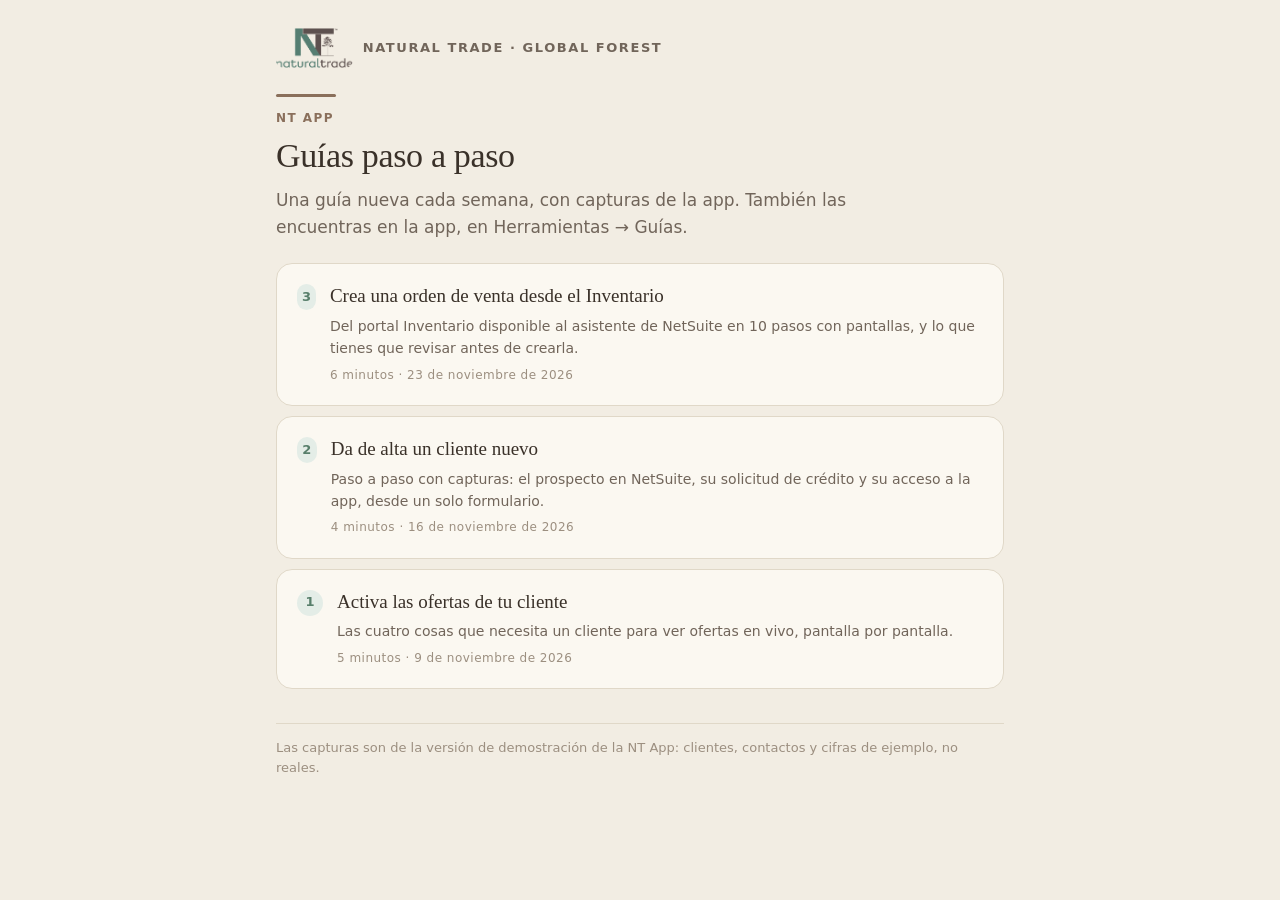
<file: guias/index.html>
<!doctype html>
<html lang="es">
<head>
<meta charset="utf-8">
<meta name="viewport" content="width=device-width,initial-scale=1">
<title>Guías de la NT App</title>
<meta name="description" content="Guías paso a paso de la NT App de Natural Trade · Global Forest.">
<link rel="icon" href="img/nt.png">
<link rel="stylesheet" href="estilo.css">
</head>
<body>
<main class="envoltura">
  <a class="marca" href="./"><img src="img/nt.png" alt="">Natural Trade · Global Forest</a>
  <div class="regla"></div>
  <div class="eyebrow">NT App</div>
  <h1>Guías paso a paso</h1>
  <p class="lead">Una guía nueva cada semana, con capturas de la app. También las encuentras en la app, en Herramientas → Guías.</p>
  <div class="lista" id="lista"><p class="lead">Cargando…</p></div>
  <p class="pie">Las capturas son de la versión de demostración de la NT App: clientes, contactos y cifras de ejemplo, no reales.</p>
</main>
<script>
(async () => {
  const caja = document.getElementById('lista');
  const esc = (s) => String(s ?? '').replace(/[&<>"']/g, (c) => ({ '&': '&amp;', '<': '&lt;', '>': '&gt;', '"': '&quot;', "'": '&#39;' }[c]));
  const fecha = (d) => { try { return new Date(d + 'T12:00:00').toLocaleDateString('es-MX', { day: 'numeric', month: 'long', year: 'numeric' }); } catch (e) { return d; } };
  try {
    const r = await fetch('guias.json', { cache: 'no-store' });
    const j = await r.json();
    const hoy = new Date().toISOString().slice(0, 10);
    const guias = (j.guias || []).filter((g) => !g.publicada || g.publicada <= hoy).sort((a, b) => String(b.publicada).localeCompare(String(a.publicada)));
    caja.innerHTML = guias.map((g, i) => `<a href="${esc(g.url)}"><div class="tarjeta"><span class="num">${guias.length - i}</span><div><h2>${esc(g.titulo)}</h2><p class="sub">${esc(g.resumen)}</p><div class="meta">${g.minutos ? esc(g.minutos) + ' minutos · ' : ''}${esc(fecha(g.publicada))}</div></div></div></a>`).join('') || '<p class="lead">Todavía no hay guías publicadas.</p>';
  } catch (e) {
    caja.innerHTML = '<a href="activar-ofertas/"><div class="tarjeta"><span class="num">1</span><div><h2>Activa las ofertas de tu cliente</h2><p class="sub">Las cuatro cosas que necesita un cliente para ver ofertas en vivo.</p></div></div></a>';
  }
})();
</script>
</body>
</html>
</file>
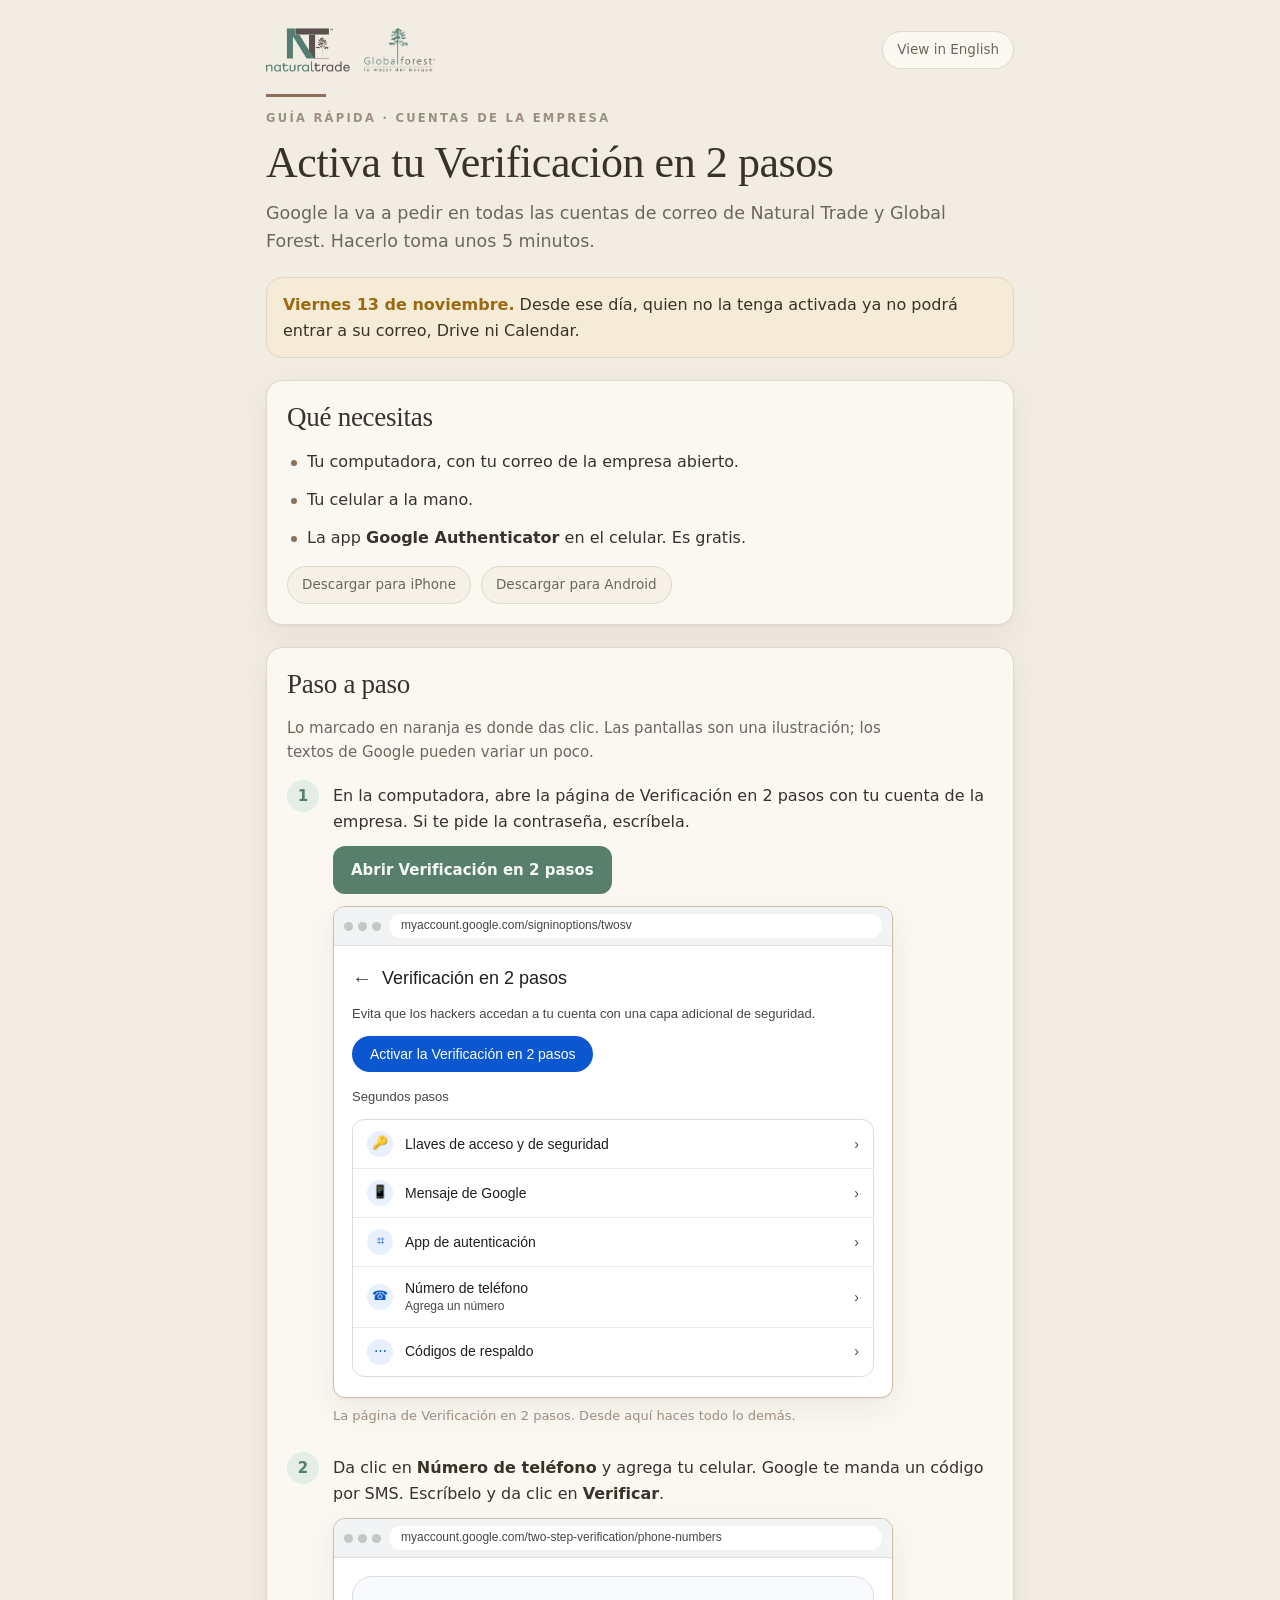
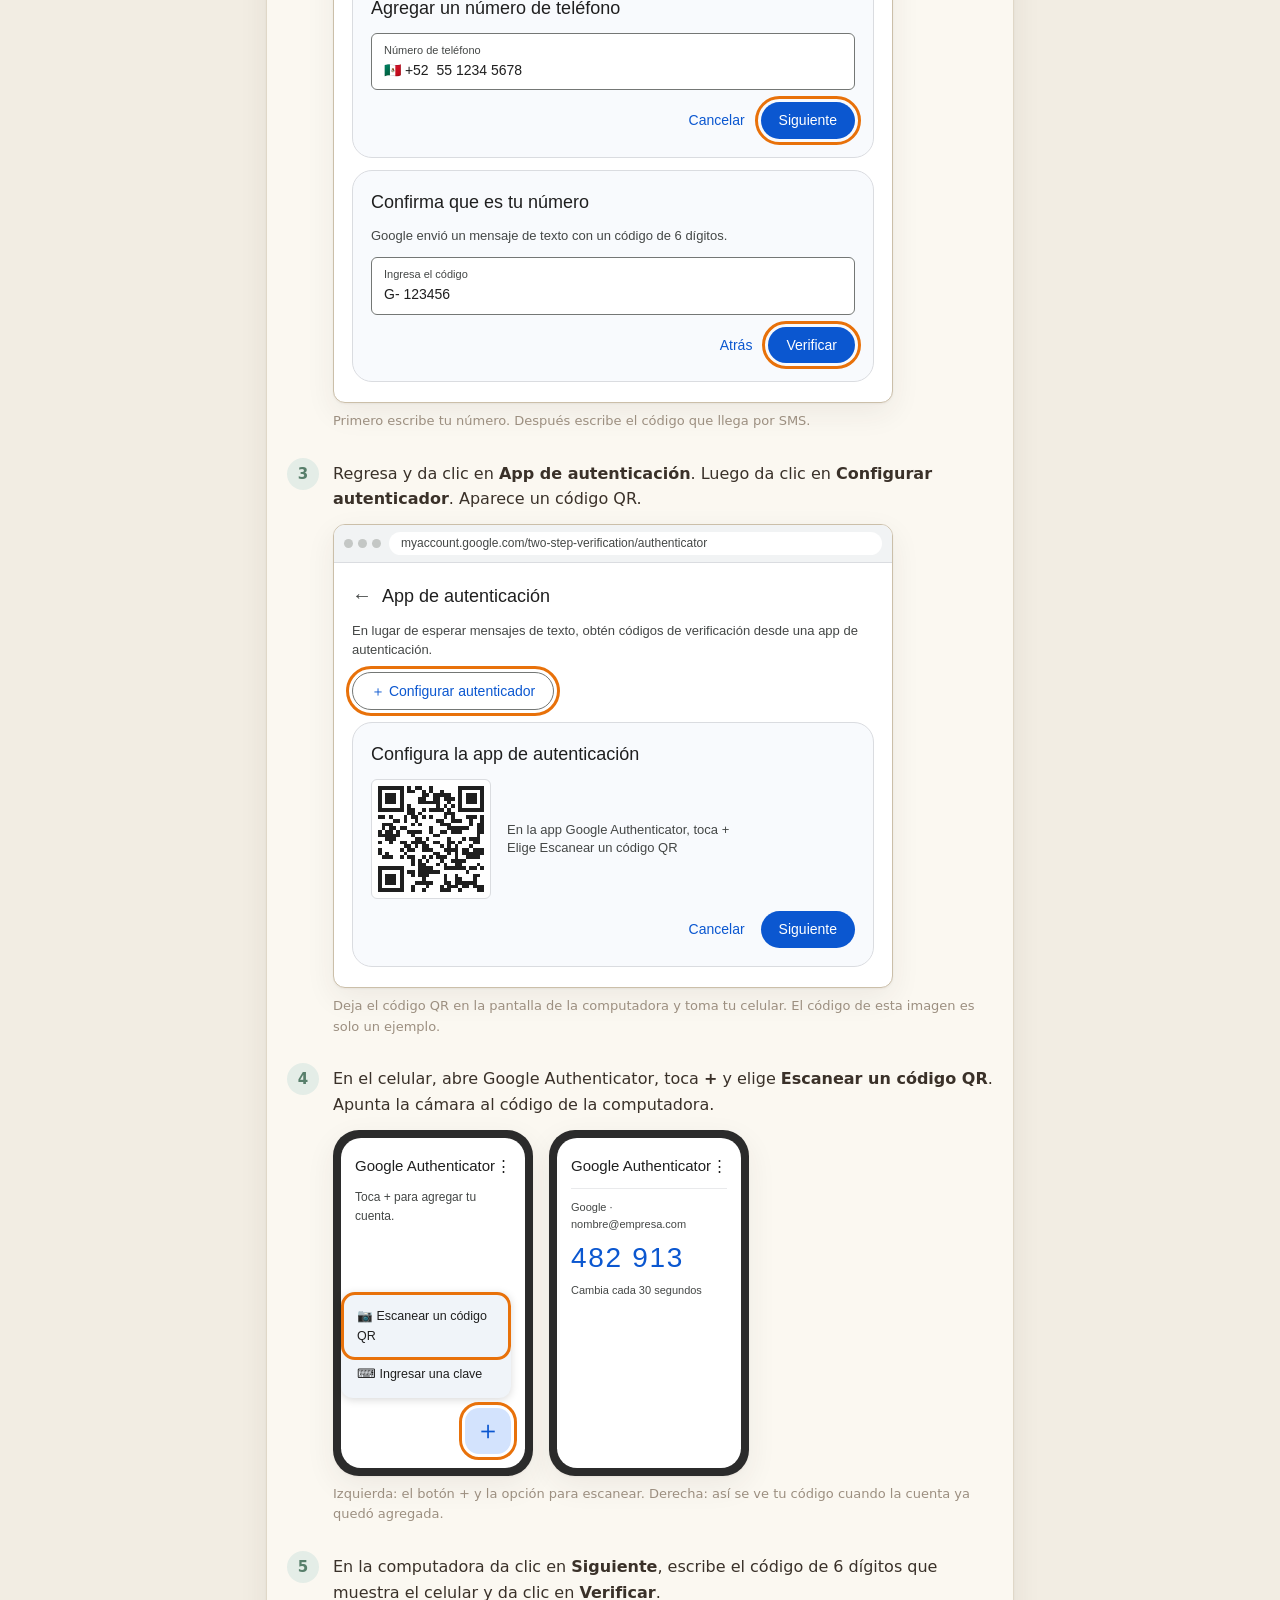
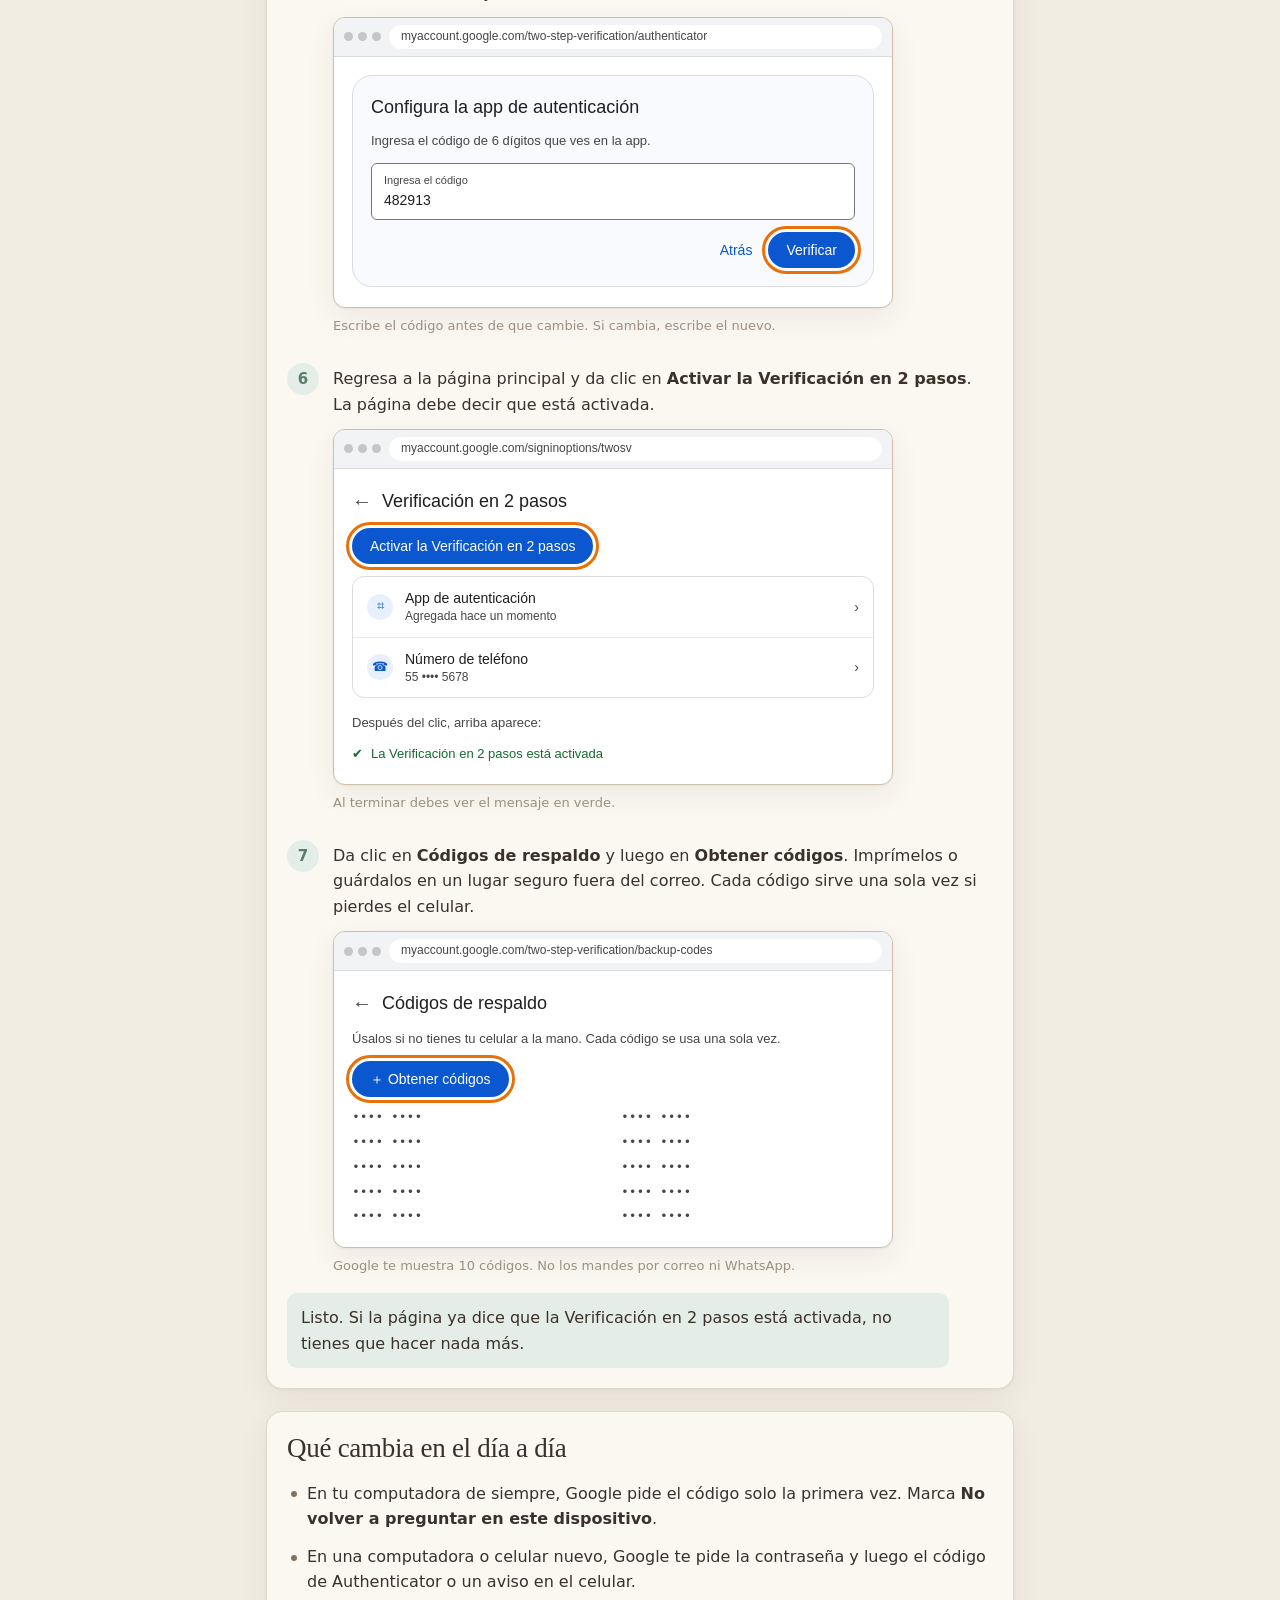
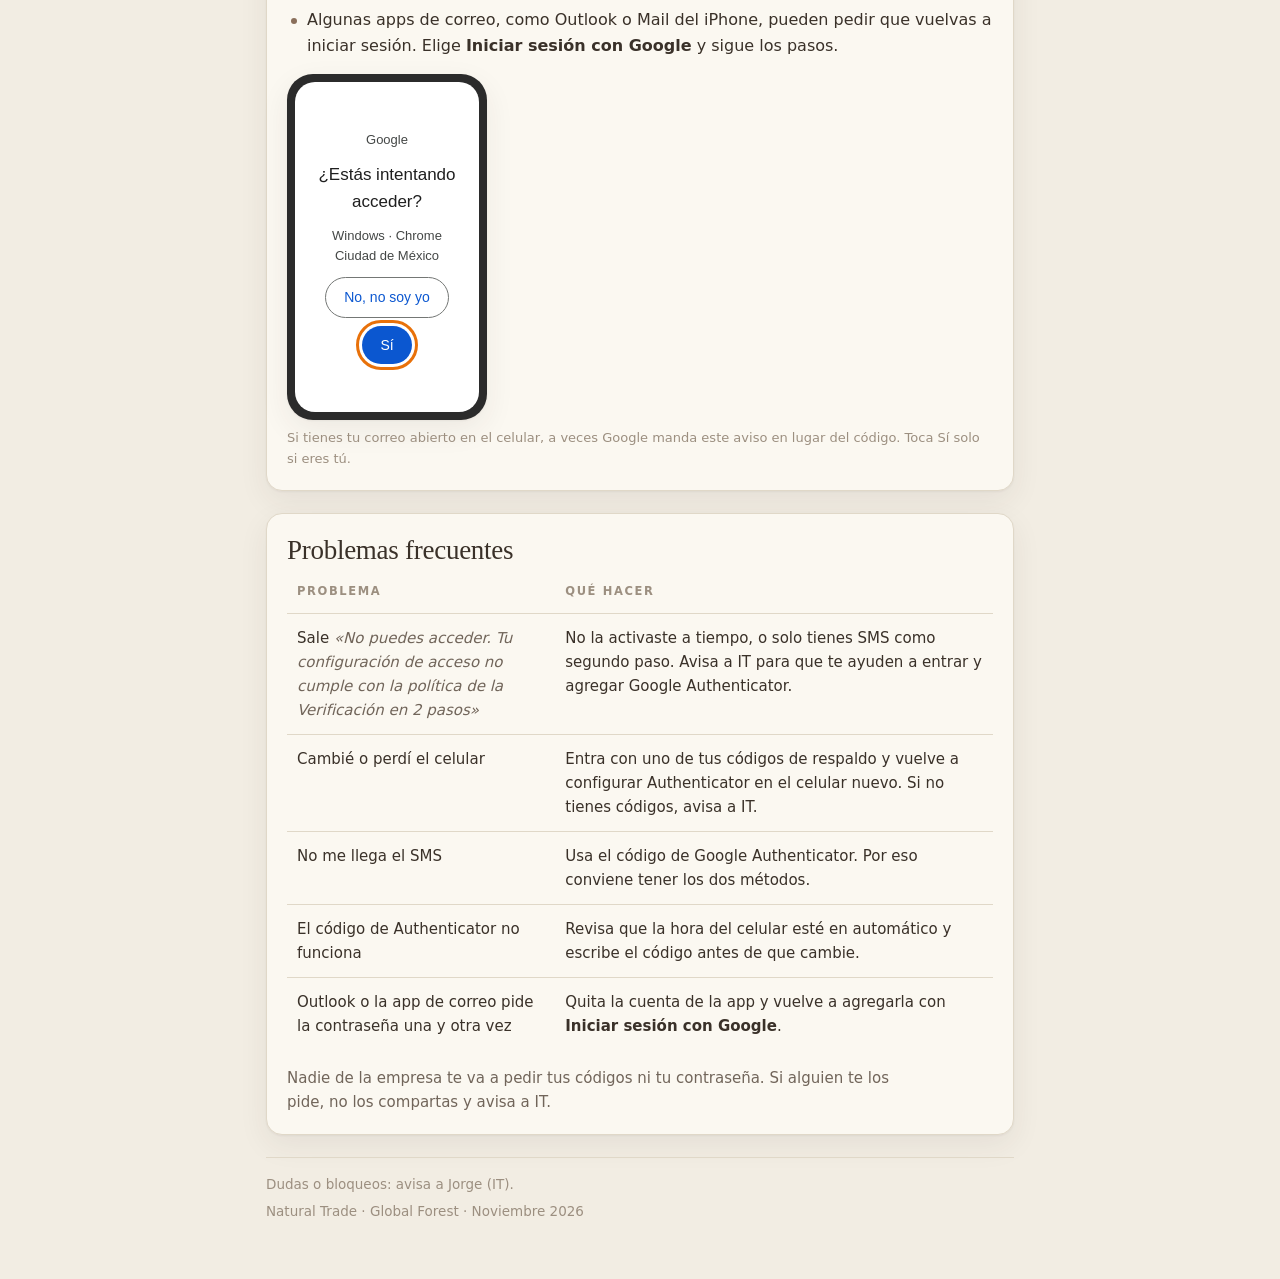
<file: guias/2-pasos/index.html>
<!doctype html>
<html lang="es">
<head>
<meta charset="utf-8">
<meta name="viewport" content="width=device-width, initial-scale=1">
<meta name="robots" content="noindex">
<title>Verificación en 2 pasos · Guía rápida</title>
<style>
:root{
  --bg:#F2EDE3; --card:#FBF8F1; --card-2:#F6F1E7; --line:#E0D8C8; --line-strong:#CBBFA9;
  --ink:#3A3129; --sub:#71655A; --faint:#9C8F80;
  --acc:#587F6B; --acc-ink:#F6FBF7; --acc2:#8A6F5B;
  --ok:#587F6B; --ok-bg:#E4EDE7;
  --alerta:#9A6A12; --alerta-bg:#F5EBD6;
  --riesgo:#AE4E2B; --riesgo-bg:#F6E3DA;
  --info:#3D6F9E; --info-bg:#E4EDF6;
  --rad:16px; --rad-btn:12px; --rad-sm:10px;
  --shadow:0 1px 2px rgba(58,49,41,.05), 0 10px 30px rgba(58,49,41,.07);
  --serif:"Iowan Old Style","Palatino Linotype",Palatino,Georgia,serif;
  --sans:system-ui,-apple-system,"Segoe UI",Roboto,sans-serif;
  --mono:ui-monospace,"SF Mono","Cascadia Mono",Consolas,monospace;
  --hl:#E8710A;
}
@media (prefers-color-scheme:dark){:root{
  --bg:#1A1713; --card:#241F1A; --card-2:#1F1B16; --line:#3A322A; --line-strong:#4E4238;
  --ink:#F0EAE0; --sub:#BCAFA0; --faint:#8D8072;
  --acc:#8FB89F; --acc-ink:#17241C; --acc2:#C9A87F;
  --ok:#8FB89F; --ok-bg:#1E2E24; --alerta:#E0B463; --alerta-bg:#33291A;
  --riesgo:#E0785A; --riesgo-bg:#33211B; --info:#7FA8D8; --info-bg:#1C2836;
  --shadow:0 1px 2px rgba(0,0,0,.3), 0 14px 34px rgba(0,0,0,.45);
}}
*{box-sizing:border-box}
body{margin:0;background:var(--bg);color:var(--ink);font-family:var(--sans);font-size:16px;line-height:1.6;-webkit-font-smoothing:antialiased}
.wrap{max-width:780px;margin:0 auto;padding:28px 16px 56px;display:flex;flex-direction:column;gap:22px}
.logos{display:flex;align-items:center;gap:14px;flex-wrap:wrap}
.plate{display:inline-flex;align-items:center;justify-content:center;border-radius:8px}
.plate img{height:44px;width:auto;display:block}
@media (prefers-color-scheme:dark){.plate{background:#F7F5EC;padding:5px 8px}}
.rule{height:3px;width:60px;background:var(--acc2)}
.eyebrow{font-size:11.5px;font-weight:600;letter-spacing:.2em;text-transform:uppercase;color:var(--faint)}
h1,h2{font-family:var(--serif);font-weight:500;letter-spacing:-.01em;text-wrap:balance;margin:0}
h1{font-size:clamp(30px,6vw,44px);line-height:1.08}
h2{font-size:clamp(21px,3.6vw,27px);line-height:1.2}
p{margin:0;max-width:65ch}
b,strong{font-weight:600;color:var(--ink)}
a{color:var(--acc);text-underline-offset:2px}
.hero{display:flex;flex-direction:column;gap:12px}
.lead{font-size:17.5px;color:var(--sub)}
.aviso{background:var(--alerta-bg);border:1px solid var(--line);border-radius:var(--rad);padding:14px 16px}
.aviso .fecha{font-weight:600;color:var(--alerta)}
.card{background:var(--card);border:1px solid var(--line);border-radius:var(--rad);padding:20px;box-shadow:var(--shadow);display:flex;flex-direction:column;gap:16px;min-width:0}
ul{margin:0;padding-left:0;list-style:none;display:flex;flex-direction:column;gap:12px}
ul li{position:relative;padding-left:20px}
ul li::before{content:"";position:absolute;left:4px;top:.68em;width:6px;height:6px;border-radius:50%;background:var(--acc2)}
.pasos{display:flex;flex-direction:column;gap:26px}
.paso{display:grid;grid-template-columns:34px minmax(0,1fr);gap:12px;align-items:start}
.num{width:32px;height:32px;border-radius:999px;background:var(--ok-bg);color:var(--acc);font-weight:600;display:flex;align-items:center;justify-content:center;font-size:15px;font-variant-numeric:tabular-nums}
.cuerpo{display:flex;flex-direction:column;gap:12px;min-width:0;padding-top:3px}
.btn{display:inline-flex;align-items:center;justify-content:center;gap:8px;background:var(--acc);color:var(--acc-ink);font-weight:600;font-size:15px;border-radius:var(--rad-btn);padding:12px 18px;text-decoration:none;align-self:flex-start}
.stores{display:flex;gap:10px;flex-wrap:wrap}
.chip{display:inline-flex;align-items:center;font-size:13.5px;font-weight:500;color:var(--sub);background:var(--card-2);border:1px solid var(--line);border-radius:999px;padding:7px 14px;text-decoration:none}
.chip:hover{border-color:var(--line-strong);color:var(--ink)}
.okbox{background:var(--ok-bg);border-radius:var(--rad-sm);padding:12px 14px}
.nota{color:var(--sub);font-size:15px}
.tabla{overflow-x:auto}
table{width:100%;border-collapse:collapse;font-size:15px}
th,td{text-align:left;vertical-align:top;padding:12px 10px;border-top:1px solid var(--line)}
th{font-size:11.5px;font-weight:600;letter-spacing:.14em;text-transform:uppercase;color:var(--faint);border-top:0;padding-top:0}
td:first-child{width:38%;font-weight:500}
.cita{font-style:italic;color:var(--sub)}
footer{color:var(--faint);font-size:13.5px;border-top:1px solid var(--line);padding-top:16px;display:flex;flex-direction:column;gap:6px}
@media (max-width:560px){
  td:first-child{width:auto}
  table,thead,tbody,tr,td,th{display:block}
  thead{display:none}
  tr{border-top:1px solid var(--line);padding:10px 0}
  td{border:0;padding:4px 0}
}

/* ── Pantallas de Google (ilustración) ── */
.shot{margin:0;display:flex;flex-direction:column;gap:8px;min-width:0}
.shot figcaption{font-size:13px;color:var(--faint)}
.win{background:#fff;border:1px solid var(--line-strong);border-radius:12px;overflow:hidden;color:#1f1f1f;
     font-family:"Google Sans",Roboto,Arial,sans-serif;font-size:14px;line-height:1.45;max-width:560px;box-shadow:var(--shadow)}
.bar{display:flex;align-items:center;gap:8px;background:#f1f3f4;border-bottom:1px solid #dadce0;padding:7px 10px}
.dots{display:flex;gap:5px}.dots i{width:9px;height:9px;border-radius:50%;background:#c4c7c5;display:block}
.url{flex:1;min-width:0;background:#fff;border-radius:999px;padding:3px 12px;font-size:12px;color:#444746;white-space:nowrap;overflow:hidden;text-overflow:ellipsis}
.g{padding:18px 18px 20px;display:flex;flex-direction:column;gap:12px}
.ghead{display:flex;align-items:center;gap:10px;font-size:18px;color:#1f1f1f}
.ghead .back{font-size:20px;color:#444746}
.gsub{color:#444746;font-size:13px}
.gbtn{display:inline-flex;align-items:center;gap:6px;background:#0b57d0;color:#fff;border-radius:999px;padding:8px 18px;font-size:14px;font-weight:500;align-self:flex-start}
.gbtn.txt{background:none;color:#0b57d0;padding:8px 10px}
.gbtn.out{background:#fff;color:#0b57d0;border:1px solid #747775}
.glist{border:1px solid #dadce0;border-radius:12px;overflow:hidden}
.grow{display:flex;align-items:center;gap:12px;padding:11px 14px;border-top:1px solid #e9eaec}
.grow:first-child{border-top:0}
.gico{width:26px;height:26px;border-radius:50%;background:#e8f0fe;color:#0b57d0;display:flex;align-items:center;justify-content:center;font-size:13px;flex:none}
.gtxt{flex:1;min-width:0}.gtxt small{display:block;color:#444746;font-size:12px}
.chev{color:#444746}
.gsec{font-size:13px;color:#444746;font-weight:500;margin-top:4px}
.gfield{border:1px solid #747775;border-radius:6px;padding:9px 12px;color:#1f1f1f;background:#fff}
.gfield label{display:block;font-size:11px;color:#444746;margin-bottom:1px}
.dialog{border-radius:20px;background:#f8fafd;border:1px solid #dadce0;padding:18px;display:flex;flex-direction:column;gap:12px}
.dialog h4{margin:0;font-weight:400;font-size:18px}
.acts{display:flex;justify-content:flex-end;gap:6px;flex-wrap:wrap}
.qrrow{display:flex;gap:16px;align-items:center;flex-wrap:wrap}
.qr{width:120px;height:120px;background:#fff;padding:6px;border:1px solid #dadce0;border-radius:6px;flex:none}
.qrtxt{flex:1;min-width:160px;font-size:13px;color:#444746}
.codes{display:grid;grid-template-columns:repeat(2,minmax(0,1fr));gap:6px 16px;font-family:var(--mono);font-size:13px;color:#444746}
.hl{outline:3px solid var(--hl);outline-offset:3px;border-radius:999px;position:relative}
.hl.sq{border-radius:12px}
.estado{display:flex;align-items:center;gap:8px;color:#146c2e;font-size:13px}
.estado b{color:#146c2e;font-weight:500}
/* teléfono */
.phones{display:flex;gap:16px;flex-wrap:wrap}
.phone{width:200px;border-radius:26px;background:#2b2b2b;padding:8px;box-shadow:var(--shadow)}
.screen{background:#fff;border-radius:20px;min-height:330px;padding:16px 14px;color:#1f1f1f;font-family:"Google Sans",Roboto,Arial,sans-serif;font-size:13px;display:flex;flex-direction:column;gap:10px;position:relative}
.apptop{font-size:15px;display:flex;justify-content:space-between;align-items:center}
.totp{border-top:1px solid #e9eaec;padding-top:10px;display:flex;flex-direction:column;gap:2px}
.totp small{color:#444746;font-size:11px}
.totp .n{font-size:28px;color:#0b57d0;letter-spacing:.06em;font-variant-numeric:tabular-nums}
.fab{position:absolute;right:14px;bottom:14px;width:46px;height:46px;border-radius:14px;background:#d3e3fd;color:#0b57d0;font-size:26px;display:flex;align-items:center;justify-content:center}
.fab.hl{border-radius:14px}
.menu{position:absolute;right:14px;bottom:70px;background:#f0f4f9;border-radius:12px;padding:6px;display:flex;flex-direction:column;gap:2px;width:170px;box-shadow:0 2px 8px rgba(0,0,0,.15)}
.menu div{padding:8px 10px;border-radius:8px;font-size:12.5px}
.prompt{margin:auto 0;display:flex;flex-direction:column;gap:10px;text-align:center;align-items:center}
.prompt .q{font-size:17px}
.prompt .row{display:flex;gap:8px;justify-content:center;flex-wrap:wrap}
.top{display:flex;justify-content:space-between;align-items:center;gap:12px;flex-wrap:wrap}
.lang{font-size:13.5px;font-weight:500;color:var(--sub);background:var(--card);border:1px solid var(--line);border-radius:999px;padding:7px 14px;text-decoration:none}
.lang:hover{color:var(--ink);border-color:var(--line-strong)}
</style>
</head>
<body>
<main class="wrap">

  <div class="top">
    <div class="logos">
      <span class="plate"><img src="../img/nt.png" alt="Natural Trade"></span>
      <span class="plate"><img src="../img/gf.png" alt="Global Forest"></span>
    </div>
    <a class="lang" href="../2-step/" lang="en">View in English</a>
  </div>

  <section class="hero">
    <div class="rule"></div>
    <div class="eyebrow">Guía rápida · cuentas de la empresa</div>
    <h1>Activa tu Verificación en 2 pasos</h1>
    <p class="lead">Google la va a pedir en todas las cuentas de correo de Natural Trade y Global Forest. Hacerlo toma unos 5 minutos.</p>
  </section>

  <div class="aviso"><span class="fecha">Viernes 13 de noviembre.</span> Desde ese día, quien no la tenga activada ya no podrá entrar a su correo, Drive ni Calendar.</div>

  <section class="card">
    <h2>Qué necesitas</h2>
    <ul>
      <li>Tu computadora, con tu correo de la empresa abierto.</li>
      <li>Tu celular a la mano.</li>
      <li>La app <b>Google Authenticator</b> en el celular. Es gratis.</li>
    </ul>
    <div class="stores">
      <a class="chip" href="https://apps.apple.com/app/google-authenticator/id388497605" target="_blank" rel="noopener">Descargar para iPhone</a>
      <a class="chip" href="https://play.google.com/store/apps/details?id=com.google.android.apps.authenticator2" target="_blank" rel="noopener">Descargar para Android</a>
    </div>
  </section>

  <section class="card">
    <h2>Paso a paso</h2>
    <p class="nota">Lo marcado en naranja es donde das clic. Las pantallas son una ilustración; los textos de Google pueden variar un poco.</p>

    <div class="pasos">

      <!-- 1 -->
      <div class="paso"><div class="num">1</div><div class="cuerpo">
        <p>En la computadora, abre la página de Verificación en 2 pasos con tu cuenta de la empresa. Si te pide la contraseña, escríbela.</p>
        <a class="btn" href="https://myaccount.google.com/signinoptions/twosv" target="_blank" rel="noopener">Abrir Verificación en 2 pasos</a>
        <figure class="shot">
          <div class="win">
            <div class="bar"><div class="dots"><i></i><i></i><i></i></div><div class="url">myaccount.google.com/signinoptions/twosv</div></div>
            <div class="g">
              <div class="ghead"><span class="back">←</span>Verificación en 2 pasos</div>
              <div class="gsub">Evita que los hackers accedan a tu cuenta con una capa adicional de seguridad.</div>
              <div class="gbtn">Activar la Verificación en 2 pasos</div>
              <div class="gsec">Segundos pasos</div>
              <div class="glist">
                <div class="grow"><div class="gico">🔑</div><div class="gtxt">Llaves de acceso y de seguridad</div><span class="chev">›</span></div>
                <div class="grow"><div class="gico">📱</div><div class="gtxt">Mensaje de Google</div><span class="chev">›</span></div>
                <div class="grow"><div class="gico">⌗</div><div class="gtxt">App de autenticación</div><span class="chev">›</span></div>
                <div class="grow"><div class="gico">☎</div><div class="gtxt">Número de teléfono<small>Agrega un número</small></div><span class="chev">›</span></div>
                <div class="grow"><div class="gico">⋯</div><div class="gtxt">Códigos de respaldo</div><span class="chev">›</span></div>
              </div>
            </div>
          </div>
          <figcaption>La página de Verificación en 2 pasos. Desde aquí haces todo lo demás.</figcaption>
        </figure>
      </div></div>

      <!-- 2 -->
      <div class="paso"><div class="num">2</div><div class="cuerpo">
        <p>Da clic en <b>Número de teléfono</b> y agrega tu celular. Google te manda un código por SMS. Escríbelo y da clic en <b>Verificar</b>.</p>
        <figure class="shot">
          <div class="win">
            <div class="bar"><div class="dots"><i></i><i></i><i></i></div><div class="url">myaccount.google.com/two-step-verification/phone-numbers</div></div>
            <div class="g">
              <div class="dialog">
                <h4>Agregar un número de teléfono</h4>
                <div class="gfield"><label>Número de teléfono</label>🇲🇽 +52 &nbsp;55 1234 5678</div>
                <div class="acts"><span class="gbtn txt">Cancelar</span><span class="gbtn hl">Siguiente</span></div>
              </div>
              <div class="dialog">
                <h4>Confirma que es tu número</h4>
                <div class="gsub">Google envió un mensaje de texto con un código de 6 dígitos.</div>
                <div class="gfield"><label>Ingresa el código</label>G- 123456</div>
                <div class="acts"><span class="gbtn txt">Atrás</span><span class="gbtn hl">Verificar</span></div>
              </div>
            </div>
          </div>
          <figcaption>Primero escribe tu número. Después escribe el código que llega por SMS.</figcaption>
        </figure>
      </div></div>

      <!-- 3 -->
      <div class="paso"><div class="num">3</div><div class="cuerpo">
        <p>Regresa y da clic en <b>App de autenticación</b>. Luego da clic en <b>Configurar autenticador</b>. Aparece un código QR.</p>
        <figure class="shot">
          <div class="win">
            <div class="bar"><div class="dots"><i></i><i></i><i></i></div><div class="url">myaccount.google.com/two-step-verification/authenticator</div></div>
            <div class="g">
              <div class="ghead"><span class="back">←</span>App de autenticación</div>
              <div class="gsub">En lugar de esperar mensajes de texto, obtén códigos de verificación desde una app de autenticación.</div>
              <div class="gbtn out hl">＋ Configurar autenticador</div>
              <div class="dialog">
                <h4>Configura la app de autenticación</h4>
                <div class="qrrow">
                  <svg class="qr" id="qr" viewBox="0 0 29 29" shape-rendering="crispEdges" aria-label="Código QR de ejemplo"></svg>
                  <div class="qrtxt">En la app Google Authenticator, toca +<br>Elige Escanear un código QR</div>
                </div>
                <div class="acts"><span class="gbtn txt">Cancelar</span><span class="gbtn">Siguiente</span></div>
              </div>
            </div>
          </div>
          <figcaption>Deja el código QR en la pantalla de la computadora y toma tu celular. El código de esta imagen es solo un ejemplo.</figcaption>
        </figure>
      </div></div>

      <!-- 4 -->
      <div class="paso"><div class="num">4</div><div class="cuerpo">
        <p>En el celular, abre Google Authenticator, toca <b>+</b> y elige <b>Escanear un código QR</b>. Apunta la cámara al código de la computadora.</p>
        <figure class="shot">
          <div class="phones">
            <div class="phone"><div class="screen">
              <div class="apptop"><span>Google Authenticator</span><span>⋮</span></div>
              <div class="gsub" style="font-size:12px">Toca + para agregar tu cuenta.</div>
              <div class="menu">
                <div class="hl sq" style="border-radius:8px">📷 Escanear un código QR</div>
                <div>⌨ Ingresar una clave</div>
              </div>
              <div class="fab hl">＋</div>
            </div></div>
            <div class="phone"><div class="screen">
              <div class="apptop"><span>Google Authenticator</span><span>⋮</span></div>
              <div class="totp">
                <small>Google · nombre@empresa.com</small>
                <span class="n">482 913</span>
                <small>Cambia cada 30 segundos</small>
              </div>
            </div></div>
          </div>
          <figcaption>Izquierda: el botón + y la opción para escanear. Derecha: así se ve tu código cuando la cuenta ya quedó agregada.</figcaption>
        </figure>
      </div></div>

      <!-- 5 -->
      <div class="paso"><div class="num">5</div><div class="cuerpo">
        <p>En la computadora da clic en <b>Siguiente</b>, escribe el código de 6 dígitos que muestra el celular y da clic en <b>Verificar</b>.</p>
        <figure class="shot">
          <div class="win">
            <div class="bar"><div class="dots"><i></i><i></i><i></i></div><div class="url">myaccount.google.com/two-step-verification/authenticator</div></div>
            <div class="g">
              <div class="dialog">
                <h4>Configura la app de autenticación</h4>
                <div class="gsub">Ingresa el código de 6 dígitos que ves en la app.</div>
                <div class="gfield"><label>Ingresa el código</label>482913</div>
                <div class="acts"><span class="gbtn txt">Atrás</span><span class="gbtn hl">Verificar</span></div>
              </div>
            </div>
          </div>
          <figcaption>Escribe el código antes de que cambie. Si cambia, escribe el nuevo.</figcaption>
        </figure>
      </div></div>

      <!-- 6 -->
      <div class="paso"><div class="num">6</div><div class="cuerpo">
        <p>Regresa a la página principal y da clic en <b>Activar la Verificación en 2 pasos</b>. La página debe decir que está activada.</p>
        <figure class="shot">
          <div class="win">
            <div class="bar"><div class="dots"><i></i><i></i><i></i></div><div class="url">myaccount.google.com/signinoptions/twosv</div></div>
            <div class="g">
              <div class="ghead"><span class="back">←</span>Verificación en 2 pasos</div>
              <div class="gbtn hl">Activar la Verificación en 2 pasos</div>
              <div class="glist">
                <div class="grow"><div class="gico">⌗</div><div class="gtxt">App de autenticación<small>Agregada hace un momento</small></div><span class="chev">›</span></div>
                <div class="grow"><div class="gico">☎</div><div class="gtxt">Número de teléfono<small>55 •••• 5678</small></div><span class="chev">›</span></div>
              </div>
              <div class="gsec">Después del clic, arriba aparece:</div>
              <div class="estado">✔ <b>La Verificación en 2 pasos está activada</b></div>
            </div>
          </div>
          <figcaption>Al terminar debes ver el mensaje en verde.</figcaption>
        </figure>
      </div></div>

      <!-- 7 -->
      <div class="paso"><div class="num">7</div><div class="cuerpo">
        <p>Da clic en <b>Códigos de respaldo</b> y luego en <b>Obtener códigos</b>. Imprímelos o guárdalos en un lugar seguro fuera del correo. Cada código sirve una sola vez si pierdes el celular.</p>
        <figure class="shot">
          <div class="win">
            <div class="bar"><div class="dots"><i></i><i></i><i></i></div><div class="url">myaccount.google.com/two-step-verification/backup-codes</div></div>
            <div class="g">
              <div class="ghead"><span class="back">←</span>Códigos de respaldo</div>
              <div class="gsub">Úsalos si no tienes tu celular a la mano. Cada código se usa una sola vez.</div>
              <div class="gbtn hl">＋ Obtener códigos</div>
              <div class="codes">
                <span>•••• ••••</span><span>•••• ••••</span><span>•••• ••••</span><span>•••• ••••</span><span>•••• ••••</span>
                <span>•••• ••••</span><span>•••• ••••</span><span>•••• ••••</span><span>•••• ••••</span><span>•••• ••••</span>
              </div>
            </div>
          </div>
          <figcaption>Google te muestra 10 códigos. No los mandes por correo ni WhatsApp.</figcaption>
        </figure>
      </div></div>

    </div>
    <p class="okbox">Listo. Si la página ya dice que la Verificación en 2 pasos está activada, no tienes que hacer nada más.</p>
  </section>

  <section class="card">
    <h2>Qué cambia en el día a día</h2>
    <ul>
      <li>En tu computadora de siempre, Google pide el código solo la primera vez. Marca <b>No volver a preguntar en este dispositivo</b>.</li>
      <li>En una computadora o celular nuevo, Google te pide la contraseña y luego el código de Authenticator o un aviso en el celular.</li>
      <li>Algunas apps de correo, como Outlook o Mail del iPhone, pueden pedir que vuelvas a iniciar sesión. Elige <b>Iniciar sesión con Google</b> y sigue los pasos.</li>
    </ul>
    <figure class="shot">
      <div class="phones">
        <div class="phone"><div class="screen">
          <div class="prompt">
            <span style="font-size:13px;color:#444746">Google</span>
            <span class="q">¿Estás intentando acceder?</span>
            <span class="gsub">Windows · Chrome<br>Ciudad de México</span>
            <div class="row"><span class="gbtn out">No, no soy yo</span><span class="gbtn hl">Sí</span></div>
          </div>
        </div></div>
      </div>
      <figcaption>Si tienes tu correo abierto en el celular, a veces Google manda este aviso en lugar del código. Toca Sí solo si eres tú.</figcaption>
    </figure>
  </section>

  <section class="card">
    <h2>Problemas frecuentes</h2>
    <div class="tabla">
      <table>
        <thead><tr><th>Problema</th><th>Qué hacer</th></tr></thead>
        <tbody>
          <tr><td>Sale <span class="cita">«No puedes acceder. Tu configuración de acceso no cumple con la política de la Verificación en 2 pasos»</span></td><td>No la activaste a tiempo, o solo tienes SMS como segundo paso. Avisa a IT para que te ayuden a entrar y agregar Google Authenticator.</td></tr>
          <tr><td>Cambié o perdí el celular</td><td>Entra con uno de tus códigos de respaldo y vuelve a configurar Authenticator en el celular nuevo. Si no tienes códigos, avisa a IT.</td></tr>
          <tr><td>No me llega el SMS</td><td>Usa el código de Google Authenticator. Por eso conviene tener los dos métodos.</td></tr>
          <tr><td>El código de Authenticator no funciona</td><td>Revisa que la hora del celular esté en automático y escribe el código antes de que cambie.</td></tr>
          <tr><td>Outlook o la app de correo pide la contraseña una y otra vez</td><td>Quita la cuenta de la app y vuelve a agregarla con <b>Iniciar sesión con Google</b>.</td></tr>
        </tbody>
      </table>
    </div>
    <p class="nota">Nadie de la empresa te va a pedir tus códigos ni tu contraseña. Si alguien te los pide, no los compartas y avisa a IT.</p>
  </section>

  <footer>
    <span>Dudas o bloqueos: avisa a Jorge (IT).</span>
    <span>Natural Trade · Global Forest · Noviembre 2026</span>
  </footer>

</main>
<script>
/* Dibuja un código QR de ejemplo (no escaneable) */
(function(){
  var s=document.getElementById('qr'); if(!s) return;
  var n=29, ns='http://www.w3.org/2000/svg', seed=7;
  function r(){seed=(seed*16807)%2147483647;return seed/2147483647;}
  function px(x,y){var e=document.createElementNS(ns,'rect');e.setAttribute('x',x);e.setAttribute('y',y);e.setAttribute('width',1);e.setAttribute('height',1);e.setAttribute('fill','#1f1f1f');s.appendChild(e);}
  function finder(ox,oy){for(var y=0;y<7;y++)for(var x=0;x<7;x++){var b=(x==0||x==6||y==0||y==6)||(x>1&&x<5&&y>1&&y<5);if(b)px(ox+x,oy+y);}}
  function inF(x,y){return (x<8&&y<8)||(x>n-9&&y<8)||(x<8&&y>n-9);}
  for(var y=0;y<n;y++)for(var x=0;x<n;x++){if(!inF(x,y)&&r()<.47)px(x,y);}
  finder(0,0);finder(n-7,0);finder(0,n-7);
})();
</script>
</body>
</html>
</file>
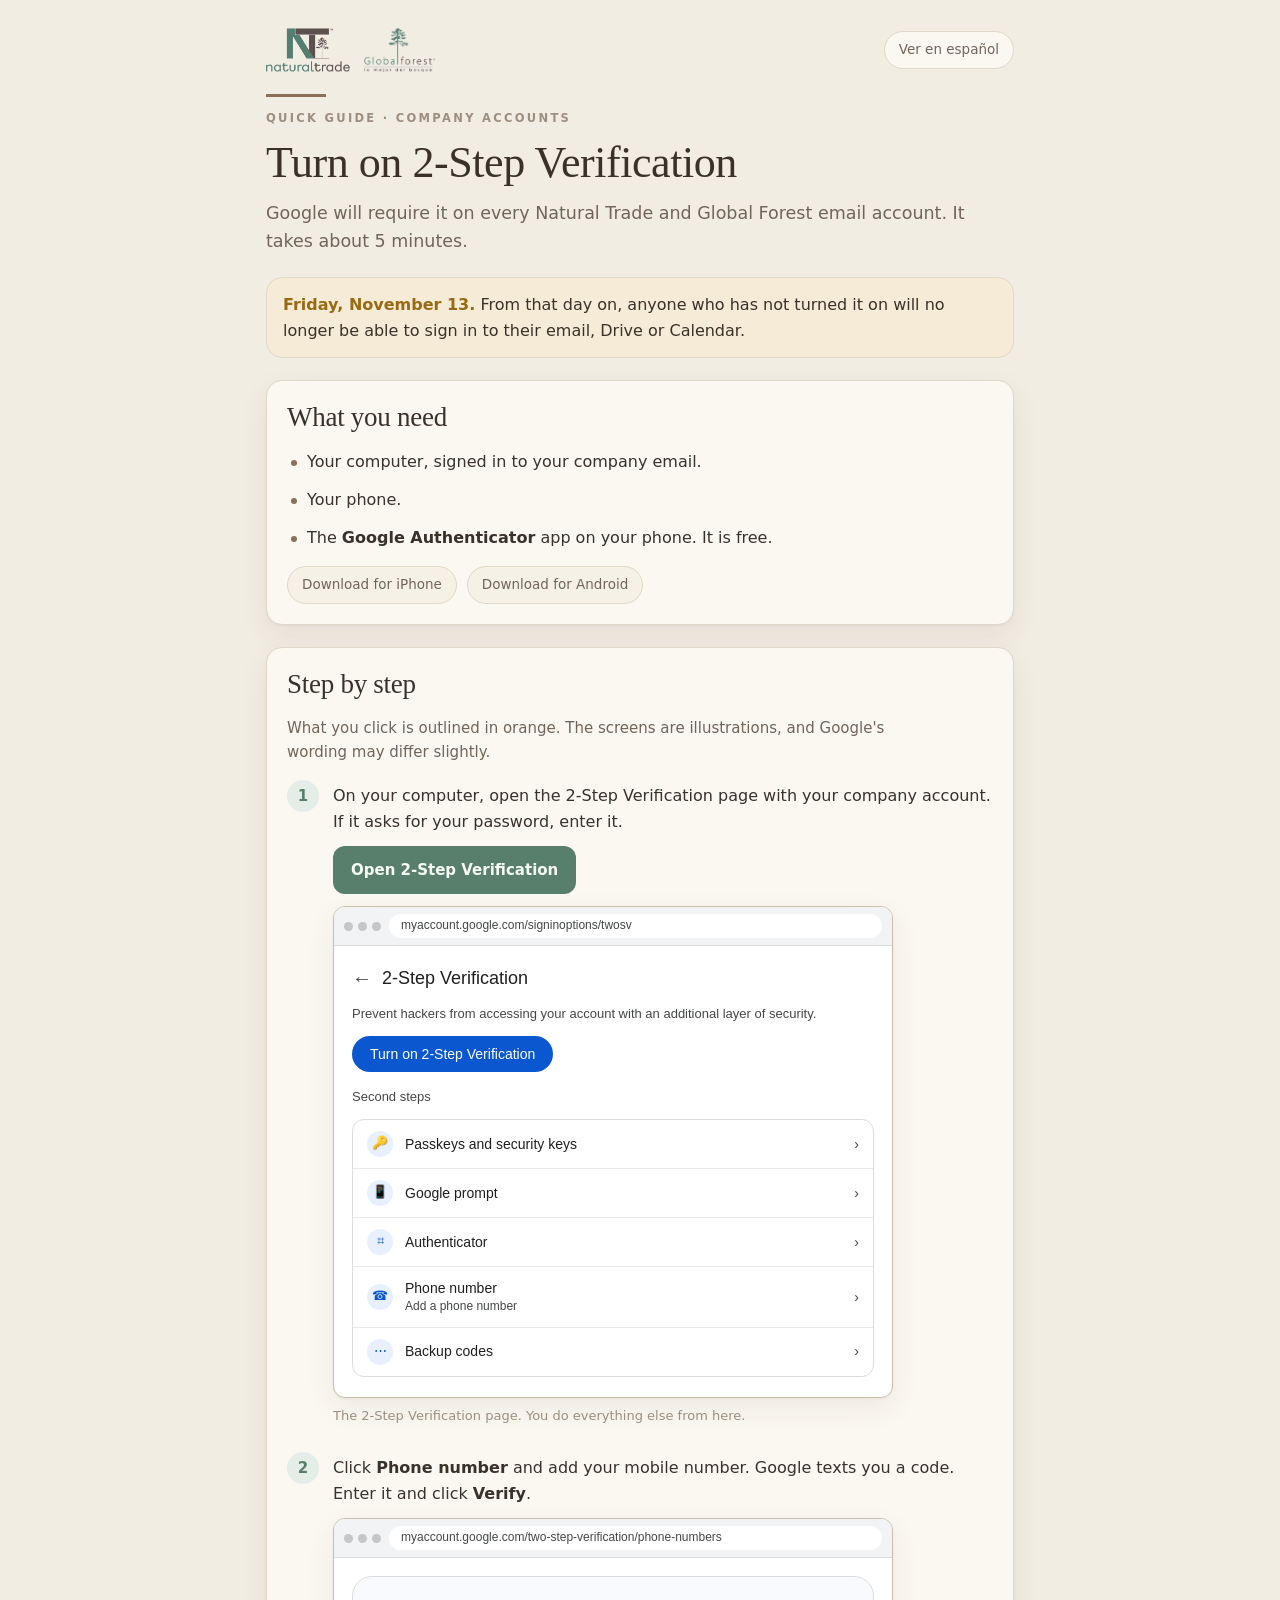
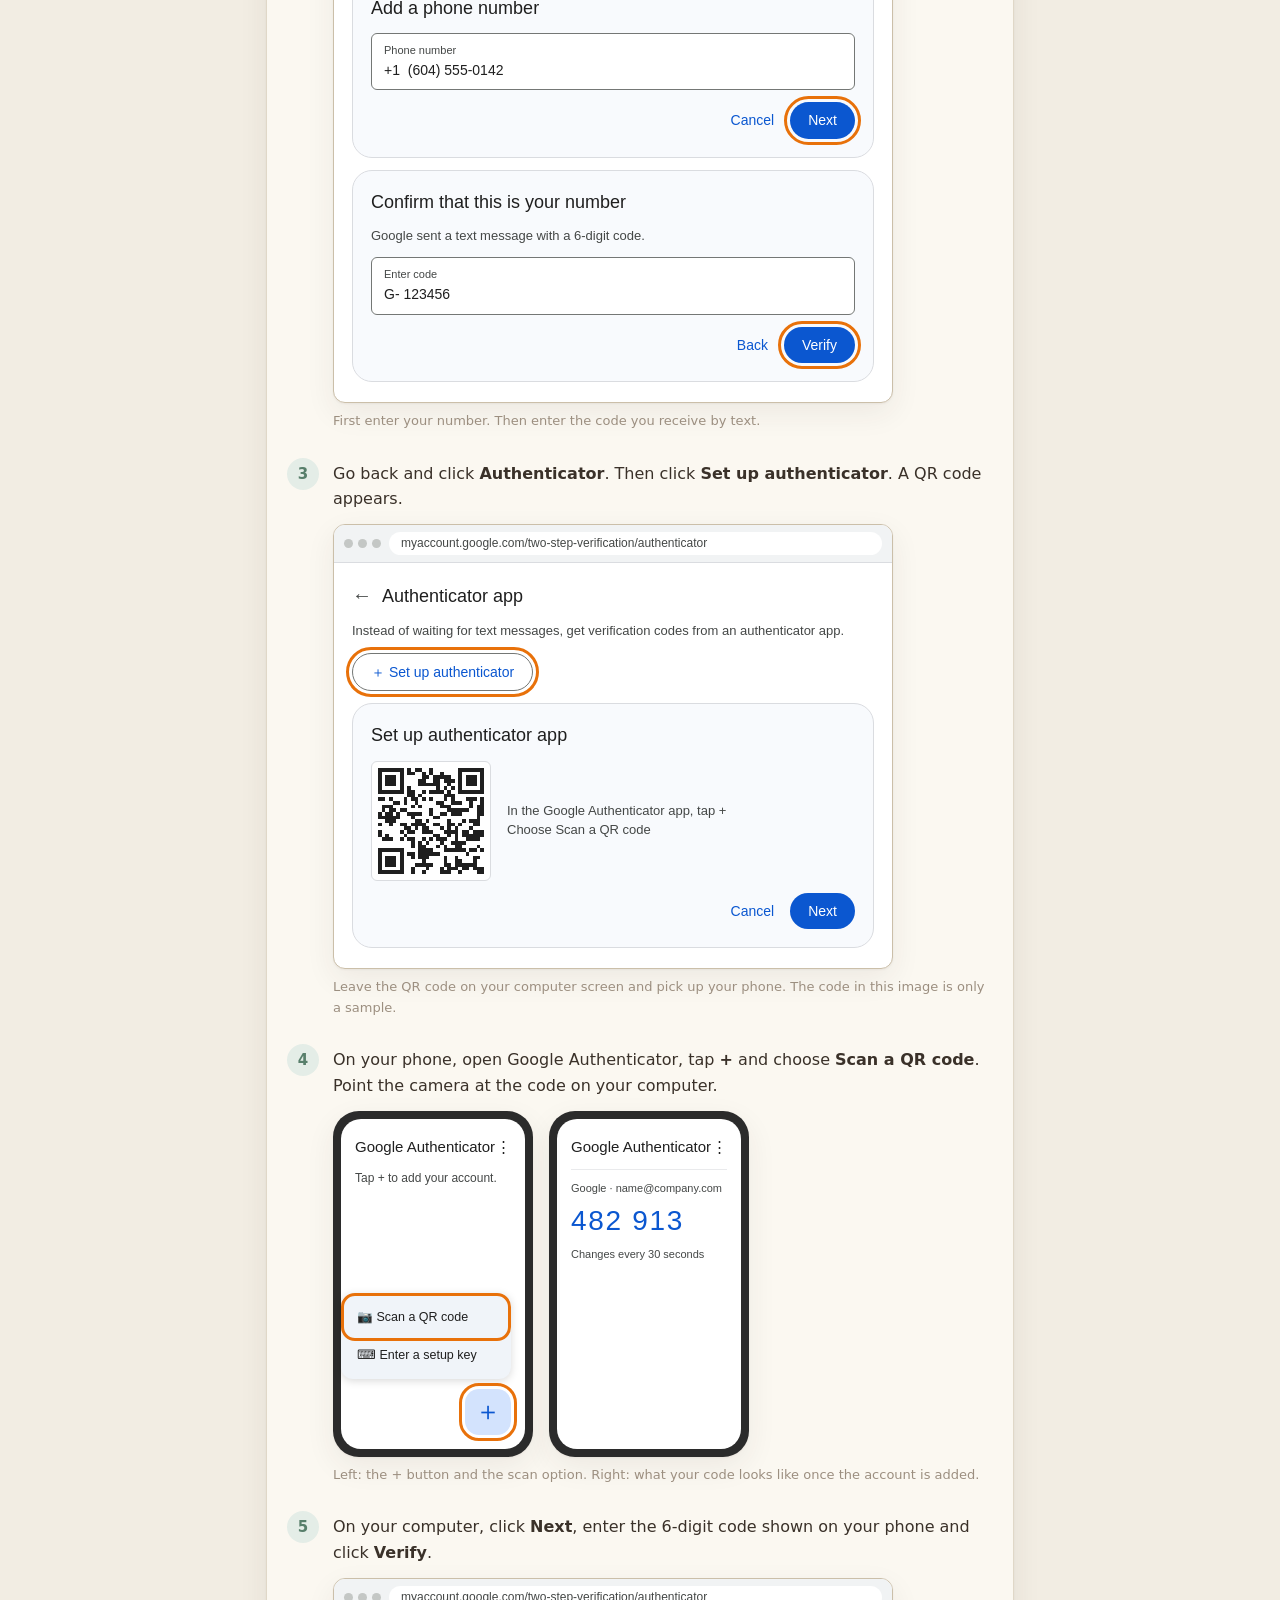
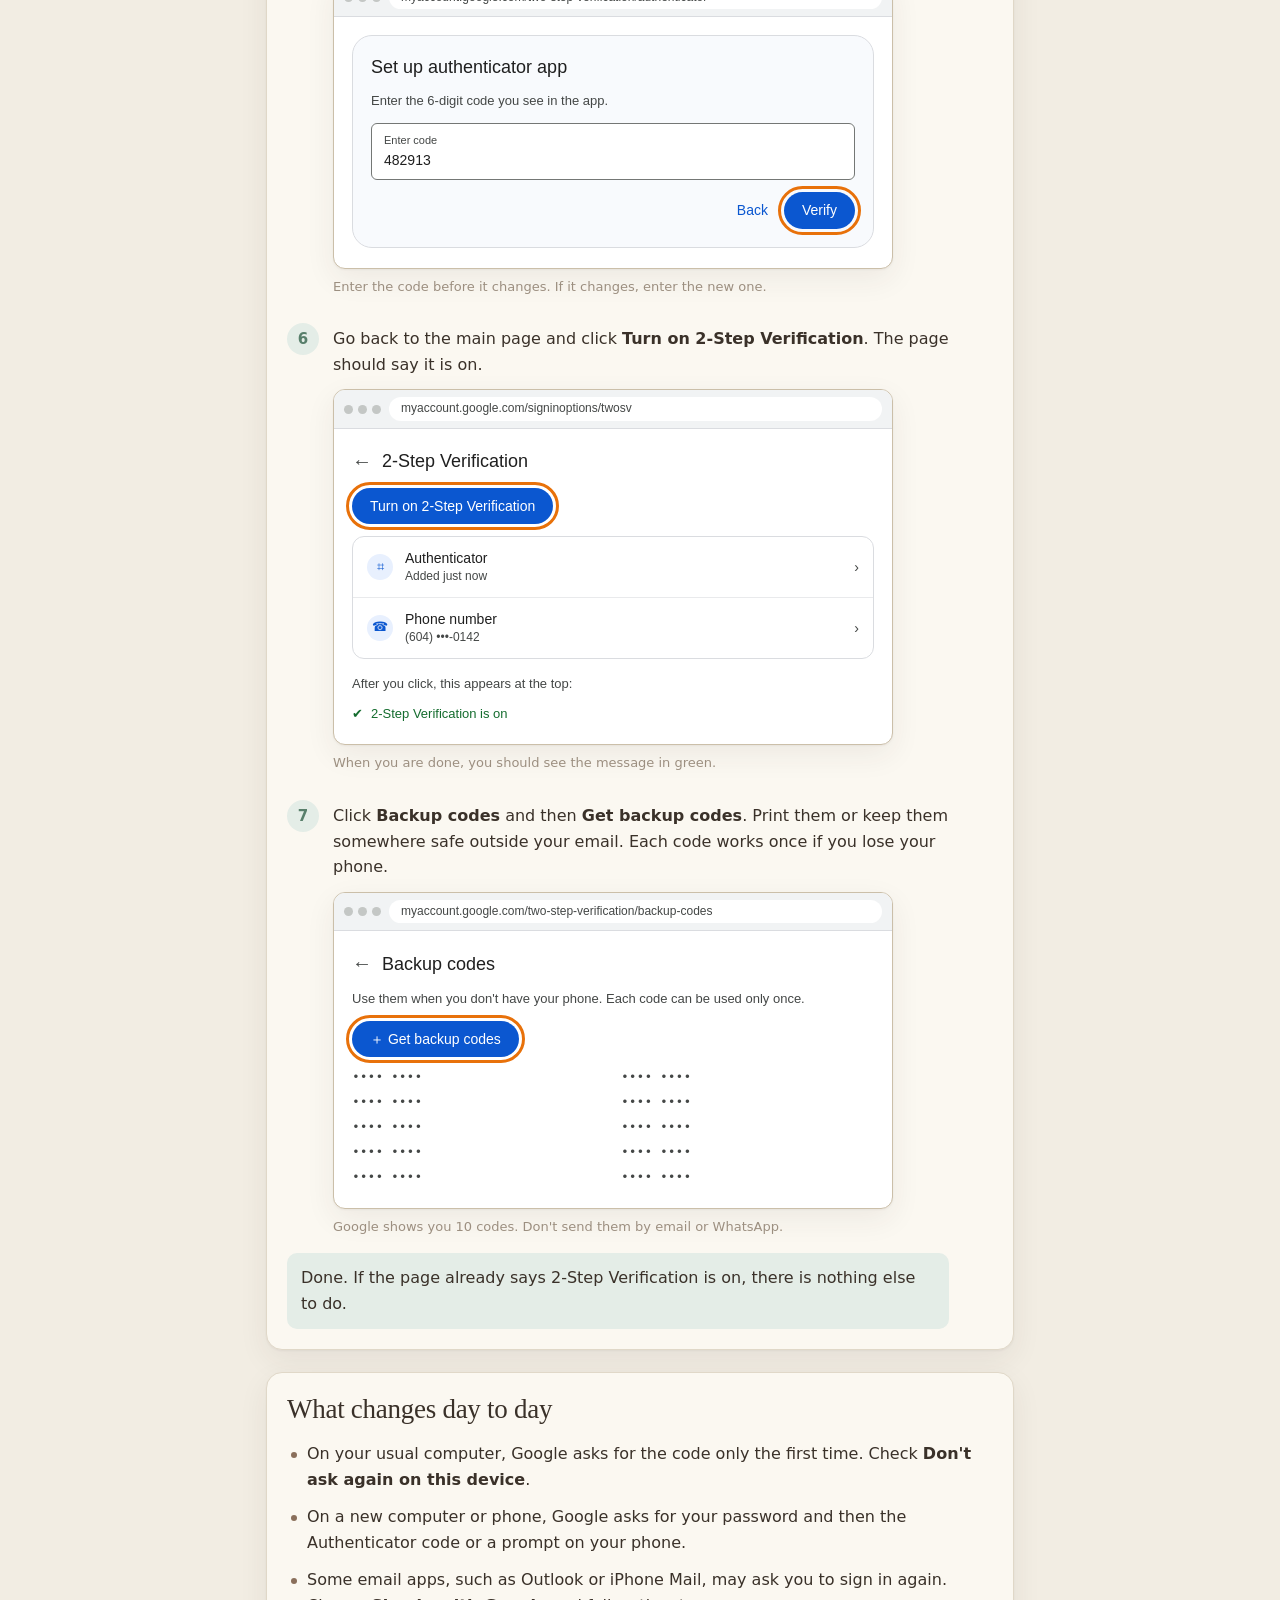
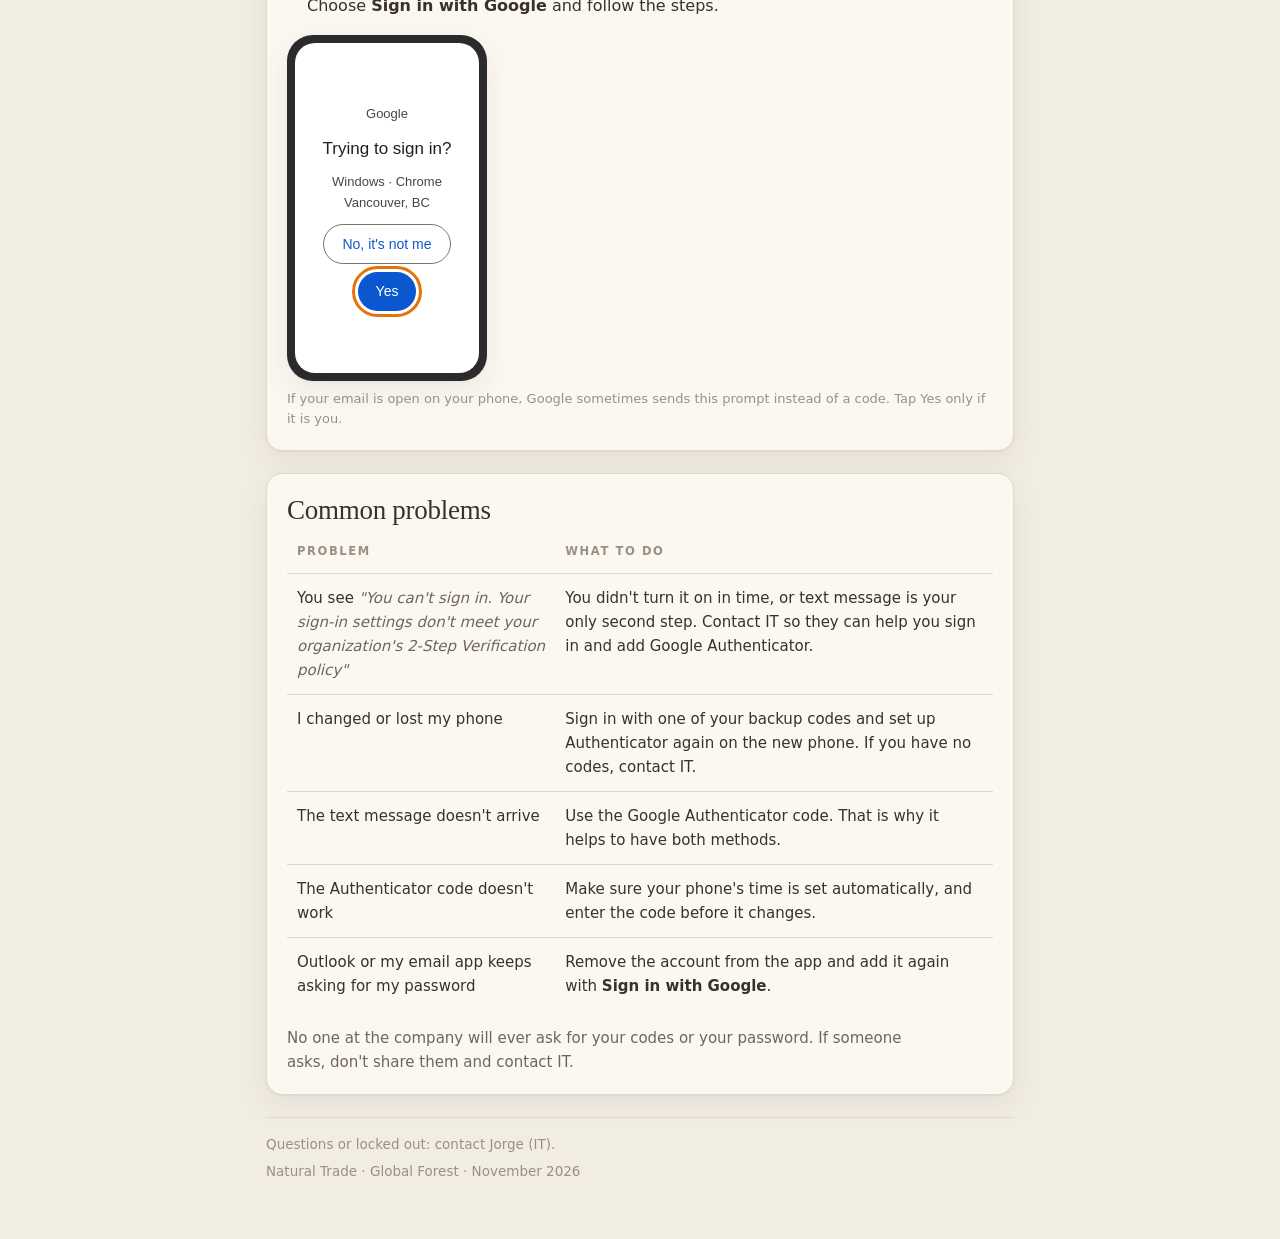
<file: guias/2-step/index.html>
<!doctype html>
<html lang="en">
<head>
<meta charset="utf-8">
<meta name="viewport" content="width=device-width, initial-scale=1">
<meta name="robots" content="noindex">
<title>2-Step Verification · Quick guide</title>
<style>
:root{
  --bg:#F2EDE3; --card:#FBF8F1; --card-2:#F6F1E7; --line:#E0D8C8; --line-strong:#CBBFA9;
  --ink:#3A3129; --sub:#71655A; --faint:#9C8F80;
  --acc:#587F6B; --acc-ink:#F6FBF7; --acc2:#8A6F5B;
  --ok:#587F6B; --ok-bg:#E4EDE7;
  --alerta:#9A6A12; --alerta-bg:#F5EBD6;
  --riesgo:#AE4E2B; --riesgo-bg:#F6E3DA;
  --info:#3D6F9E; --info-bg:#E4EDF6;
  --rad:16px; --rad-btn:12px; --rad-sm:10px;
  --shadow:0 1px 2px rgba(58,49,41,.05), 0 10px 30px rgba(58,49,41,.07);
  --serif:"Iowan Old Style","Palatino Linotype",Palatino,Georgia,serif;
  --sans:system-ui,-apple-system,"Segoe UI",Roboto,sans-serif;
  --mono:ui-monospace,"SF Mono","Cascadia Mono",Consolas,monospace;
  --hl:#E8710A;
}
@media (prefers-color-scheme:dark){:root{
  --bg:#1A1713; --card:#241F1A; --card-2:#1F1B16; --line:#3A322A; --line-strong:#4E4238;
  --ink:#F0EAE0; --sub:#BCAFA0; --faint:#8D8072;
  --acc:#8FB89F; --acc-ink:#17241C; --acc2:#C9A87F;
  --ok:#8FB89F; --ok-bg:#1E2E24; --alerta:#E0B463; --alerta-bg:#33291A;
  --riesgo:#E0785A; --riesgo-bg:#33211B; --info:#7FA8D8; --info-bg:#1C2836;
  --shadow:0 1px 2px rgba(0,0,0,.3), 0 14px 34px rgba(0,0,0,.45);
}}
*{box-sizing:border-box}
body{margin:0;background:var(--bg);color:var(--ink);font-family:var(--sans);font-size:16px;line-height:1.6;-webkit-font-smoothing:antialiased}
.wrap{max-width:780px;margin:0 auto;padding:28px 16px 56px;display:flex;flex-direction:column;gap:22px}
.logos{display:flex;align-items:center;gap:14px;flex-wrap:wrap}
.plate{display:inline-flex;align-items:center;justify-content:center;border-radius:8px}
.plate img{height:44px;width:auto;display:block}
@media (prefers-color-scheme:dark){.plate{background:#F7F5EC;padding:5px 8px}}
.rule{height:3px;width:60px;background:var(--acc2)}
.eyebrow{font-size:11.5px;font-weight:600;letter-spacing:.2em;text-transform:uppercase;color:var(--faint)}
h1,h2{font-family:var(--serif);font-weight:500;letter-spacing:-.01em;text-wrap:balance;margin:0}
h1{font-size:clamp(30px,6vw,44px);line-height:1.08}
h2{font-size:clamp(21px,3.6vw,27px);line-height:1.2}
p{margin:0;max-width:65ch}
b,strong{font-weight:600;color:var(--ink)}
a{color:var(--acc);text-underline-offset:2px}
.hero{display:flex;flex-direction:column;gap:12px}
.lead{font-size:17.5px;color:var(--sub)}
.aviso{background:var(--alerta-bg);border:1px solid var(--line);border-radius:var(--rad);padding:14px 16px}
.aviso .fecha{font-weight:600;color:var(--alerta)}
.card{background:var(--card);border:1px solid var(--line);border-radius:var(--rad);padding:20px;box-shadow:var(--shadow);display:flex;flex-direction:column;gap:16px;min-width:0}
ul{margin:0;padding-left:0;list-style:none;display:flex;flex-direction:column;gap:12px}
ul li{position:relative;padding-left:20px}
ul li::before{content:"";position:absolute;left:4px;top:.68em;width:6px;height:6px;border-radius:50%;background:var(--acc2)}
.pasos{display:flex;flex-direction:column;gap:26px}
.paso{display:grid;grid-template-columns:34px minmax(0,1fr);gap:12px;align-items:start}
.num{width:32px;height:32px;border-radius:999px;background:var(--ok-bg);color:var(--acc);font-weight:600;display:flex;align-items:center;justify-content:center;font-size:15px;font-variant-numeric:tabular-nums}
.cuerpo{display:flex;flex-direction:column;gap:12px;min-width:0;padding-top:3px}
.btn{display:inline-flex;align-items:center;justify-content:center;gap:8px;background:var(--acc);color:var(--acc-ink);font-weight:600;font-size:15px;border-radius:var(--rad-btn);padding:12px 18px;text-decoration:none;align-self:flex-start}
.stores{display:flex;gap:10px;flex-wrap:wrap}
.chip{display:inline-flex;align-items:center;font-size:13.5px;font-weight:500;color:var(--sub);background:var(--card-2);border:1px solid var(--line);border-radius:999px;padding:7px 14px;text-decoration:none}
.chip:hover{border-color:var(--line-strong);color:var(--ink)}
.okbox{background:var(--ok-bg);border-radius:var(--rad-sm);padding:12px 14px}
.nota{color:var(--sub);font-size:15px}
.tabla{overflow-x:auto}
table{width:100%;border-collapse:collapse;font-size:15px}
th,td{text-align:left;vertical-align:top;padding:12px 10px;border-top:1px solid var(--line)}
th{font-size:11.5px;font-weight:600;letter-spacing:.14em;text-transform:uppercase;color:var(--faint);border-top:0;padding-top:0}
td:first-child{width:38%;font-weight:500}
.cita{font-style:italic;color:var(--sub)}
footer{color:var(--faint);font-size:13.5px;border-top:1px solid var(--line);padding-top:16px;display:flex;flex-direction:column;gap:6px}
@media (max-width:560px){
  td:first-child{width:auto}
  table,thead,tbody,tr,td,th{display:block}
  thead{display:none}
  tr{border-top:1px solid var(--line);padding:10px 0}
  td{border:0;padding:4px 0}
}

/* ── Pantallas de Google (ilustración) ── */
.shot{margin:0;display:flex;flex-direction:column;gap:8px;min-width:0}
.shot figcaption{font-size:13px;color:var(--faint)}
.win{background:#fff;border:1px solid var(--line-strong);border-radius:12px;overflow:hidden;color:#1f1f1f;
     font-family:"Google Sans",Roboto,Arial,sans-serif;font-size:14px;line-height:1.45;max-width:560px;box-shadow:var(--shadow)}
.bar{display:flex;align-items:center;gap:8px;background:#f1f3f4;border-bottom:1px solid #dadce0;padding:7px 10px}
.dots{display:flex;gap:5px}.dots i{width:9px;height:9px;border-radius:50%;background:#c4c7c5;display:block}
.url{flex:1;min-width:0;background:#fff;border-radius:999px;padding:3px 12px;font-size:12px;color:#444746;white-space:nowrap;overflow:hidden;text-overflow:ellipsis}
.g{padding:18px 18px 20px;display:flex;flex-direction:column;gap:12px}
.ghead{display:flex;align-items:center;gap:10px;font-size:18px;color:#1f1f1f}
.ghead .back{font-size:20px;color:#444746}
.gsub{color:#444746;font-size:13px}
.gbtn{display:inline-flex;align-items:center;gap:6px;background:#0b57d0;color:#fff;border-radius:999px;padding:8px 18px;font-size:14px;font-weight:500;align-self:flex-start}
.gbtn.txt{background:none;color:#0b57d0;padding:8px 10px}
.gbtn.out{background:#fff;color:#0b57d0;border:1px solid #747775}
.glist{border:1px solid #dadce0;border-radius:12px;overflow:hidden}
.grow{display:flex;align-items:center;gap:12px;padding:11px 14px;border-top:1px solid #e9eaec}
.grow:first-child{border-top:0}
.gico{width:26px;height:26px;border-radius:50%;background:#e8f0fe;color:#0b57d0;display:flex;align-items:center;justify-content:center;font-size:13px;flex:none}
.gtxt{flex:1;min-width:0}.gtxt small{display:block;color:#444746;font-size:12px}
.chev{color:#444746}
.gsec{font-size:13px;color:#444746;font-weight:500;margin-top:4px}
.gfield{border:1px solid #747775;border-radius:6px;padding:9px 12px;color:#1f1f1f;background:#fff}
.gfield label{display:block;font-size:11px;color:#444746;margin-bottom:1px}
.dialog{border-radius:20px;background:#f8fafd;border:1px solid #dadce0;padding:18px;display:flex;flex-direction:column;gap:12px}
.dialog h4{margin:0;font-weight:400;font-size:18px}
.acts{display:flex;justify-content:flex-end;gap:6px;flex-wrap:wrap}
.qrrow{display:flex;gap:16px;align-items:center;flex-wrap:wrap}
.qr{width:120px;height:120px;background:#fff;padding:6px;border:1px solid #dadce0;border-radius:6px;flex:none}
.qrtxt{flex:1;min-width:160px;font-size:13px;color:#444746}
.codes{display:grid;grid-template-columns:repeat(2,minmax(0,1fr));gap:6px 16px;font-family:var(--mono);font-size:13px;color:#444746}
.hl{outline:3px solid var(--hl);outline-offset:3px;border-radius:999px;position:relative}
.hl.sq{border-radius:12px}
.estado{display:flex;align-items:center;gap:8px;color:#146c2e;font-size:13px}
.estado b{color:#146c2e;font-weight:500}
/* teléfono */
.phones{display:flex;gap:16px;flex-wrap:wrap}
.phone{width:200px;border-radius:26px;background:#2b2b2b;padding:8px;box-shadow:var(--shadow)}
.screen{background:#fff;border-radius:20px;min-height:330px;padding:16px 14px;color:#1f1f1f;font-family:"Google Sans",Roboto,Arial,sans-serif;font-size:13px;display:flex;flex-direction:column;gap:10px;position:relative}
.apptop{font-size:15px;display:flex;justify-content:space-between;align-items:center}
.totp{border-top:1px solid #e9eaec;padding-top:10px;display:flex;flex-direction:column;gap:2px}
.totp small{color:#444746;font-size:11px}
.totp .n{font-size:28px;color:#0b57d0;letter-spacing:.06em;font-variant-numeric:tabular-nums}
.fab{position:absolute;right:14px;bottom:14px;width:46px;height:46px;border-radius:14px;background:#d3e3fd;color:#0b57d0;font-size:26px;display:flex;align-items:center;justify-content:center}
.fab.hl{border-radius:14px}
.menu{position:absolute;right:14px;bottom:70px;background:#f0f4f9;border-radius:12px;padding:6px;display:flex;flex-direction:column;gap:2px;width:170px;box-shadow:0 2px 8px rgba(0,0,0,.15)}
.menu div{padding:8px 10px;border-radius:8px;font-size:12.5px}
.prompt{margin:auto 0;display:flex;flex-direction:column;gap:10px;text-align:center;align-items:center}
.prompt .q{font-size:17px}
.prompt .row{display:flex;gap:8px;justify-content:center;flex-wrap:wrap}
.top{display:flex;justify-content:space-between;align-items:center;gap:12px;flex-wrap:wrap}
.lang{font-size:13.5px;font-weight:500;color:var(--sub);background:var(--card);border:1px solid var(--line);border-radius:999px;padding:7px 14px;text-decoration:none}
.lang:hover{color:var(--ink);border-color:var(--line-strong)}
</style>
</head>
<body>
<main class="wrap">

  <div class="top">
    <div class="logos">
      <span class="plate"><img src="../img/nt.png" alt="Natural Trade"></span>
      <span class="plate"><img src="../img/gf.png" alt="Global Forest"></span>
    </div>
    <a class="lang" href="../2-pasos/" lang="es">Ver en español</a>
  </div>

  <section class="hero">
    <div class="rule"></div>
    <div class="eyebrow">Quick guide · company accounts</div>
    <h1>Turn on 2-Step Verification</h1>
    <p class="lead">Google will require it on every Natural Trade and Global Forest email account. It takes about 5 minutes.</p>
  </section>

  <div class="aviso"><span class="fecha">Friday, November 13.</span> From that day on, anyone who has not turned it on will no longer be able to sign in to their email, Drive or Calendar.</div>

  <section class="card">
    <h2>What you need</h2>
    <ul>
      <li>Your computer, signed in to your company email.</li>
      <li>Your phone.</li>
      <li>The <b>Google Authenticator</b> app on your phone. It is free.</li>
    </ul>
    <div class="stores">
      <a class="chip" href="https://apps.apple.com/app/google-authenticator/id388497605" target="_blank" rel="noopener">Download for iPhone</a>
      <a class="chip" href="https://play.google.com/store/apps/details?id=com.google.android.apps.authenticator2" target="_blank" rel="noopener">Download for Android</a>
    </div>
  </section>

  <section class="card">
    <h2>Step by step</h2>
    <p class="nota">What you click is outlined in orange. The screens are illustrations, and Google's wording may differ slightly.</p>

    <div class="pasos">

      <!-- 1 -->
      <div class="paso"><div class="num">1</div><div class="cuerpo">
        <p>On your computer, open the 2-Step Verification page with your company account. If it asks for your password, enter it.</p>
        <a class="btn" href="https://myaccount.google.com/signinoptions/twosv" target="_blank" rel="noopener">Open 2-Step Verification</a>
        <figure class="shot">
          <div class="win">
            <div class="bar"><div class="dots"><i></i><i></i><i></i></div><div class="url">myaccount.google.com/signinoptions/twosv</div></div>
            <div class="g">
              <div class="ghead"><span class="back">←</span>2-Step Verification</div>
              <div class="gsub">Prevent hackers from accessing your account with an additional layer of security.</div>
              <div class="gbtn">Turn on 2-Step Verification</div>
              <div class="gsec">Second steps</div>
              <div class="glist">
                <div class="grow"><div class="gico">🔑</div><div class="gtxt">Passkeys and security keys</div><span class="chev">›</span></div>
                <div class="grow"><div class="gico">📱</div><div class="gtxt">Google prompt</div><span class="chev">›</span></div>
                <div class="grow"><div class="gico">⌗</div><div class="gtxt">Authenticator</div><span class="chev">›</span></div>
                <div class="grow"><div class="gico">☎</div><div class="gtxt">Phone number<small>Add a phone number</small></div><span class="chev">›</span></div>
                <div class="grow"><div class="gico">⋯</div><div class="gtxt">Backup codes</div><span class="chev">›</span></div>
              </div>
            </div>
          </div>
          <figcaption>The 2-Step Verification page. You do everything else from here.</figcaption>
        </figure>
      </div></div>

      <!-- 2 -->
      <div class="paso"><div class="num">2</div><div class="cuerpo">
        <p>Click <b>Phone number</b> and add your mobile number. Google texts you a code. Enter it and click <b>Verify</b>.</p>
        <figure class="shot">
          <div class="win">
            <div class="bar"><div class="dots"><i></i><i></i><i></i></div><div class="url">myaccount.google.com/two-step-verification/phone-numbers</div></div>
            <div class="g">
              <div class="dialog">
                <h4>Add a phone number</h4>
                <div class="gfield"><label>Phone number</label>+1 &nbsp;(604) 555-0142</div>
                <div class="acts"><span class="gbtn txt">Cancel</span><span class="gbtn hl">Next</span></div>
              </div>
              <div class="dialog">
                <h4>Confirm that this is your number</h4>
                <div class="gsub">Google sent a text message with a 6-digit code.</div>
                <div class="gfield"><label>Enter code</label>G- 123456</div>
                <div class="acts"><span class="gbtn txt">Back</span><span class="gbtn hl">Verify</span></div>
              </div>
            </div>
          </div>
          <figcaption>First enter your number. Then enter the code you receive by text.</figcaption>
        </figure>
      </div></div>

      <!-- 3 -->
      <div class="paso"><div class="num">3</div><div class="cuerpo">
        <p>Go back and click <b>Authenticator</b>. Then click <b>Set up authenticator</b>. A QR code appears.</p>
        <figure class="shot">
          <div class="win">
            <div class="bar"><div class="dots"><i></i><i></i><i></i></div><div class="url">myaccount.google.com/two-step-verification/authenticator</div></div>
            <div class="g">
              <div class="ghead"><span class="back">←</span>Authenticator app</div>
              <div class="gsub">Instead of waiting for text messages, get verification codes from an authenticator app.</div>
              <div class="gbtn out hl">＋ Set up authenticator</div>
              <div class="dialog">
                <h4>Set up authenticator app</h4>
                <div class="qrrow">
                  <svg class="qr" id="qr" viewBox="0 0 29 29" shape-rendering="crispEdges" aria-label="Sample QR code"></svg>
                  <div class="qrtxt">In the Google Authenticator app, tap +<br>Choose Scan a QR code</div>
                </div>
                <div class="acts"><span class="gbtn txt">Cancel</span><span class="gbtn">Next</span></div>
              </div>
            </div>
          </div>
          <figcaption>Leave the QR code on your computer screen and pick up your phone. The code in this image is only a sample.</figcaption>
        </figure>
      </div></div>

      <!-- 4 -->
      <div class="paso"><div class="num">4</div><div class="cuerpo">
        <p>On your phone, open Google Authenticator, tap <b>+</b> and choose <b>Scan a QR code</b>. Point the camera at the code on your computer.</p>
        <figure class="shot">
          <div class="phones">
            <div class="phone"><div class="screen">
              <div class="apptop"><span>Google Authenticator</span><span>⋮</span></div>
              <div class="gsub" style="font-size:12px">Tap + to add your account.</div>
              <div class="menu">
                <div class="hl sq" style="border-radius:8px">📷 Scan a QR code</div>
                <div>⌨ Enter a setup key</div>
              </div>
              <div class="fab hl">＋</div>
            </div></div>
            <div class="phone"><div class="screen">
              <div class="apptop"><span>Google Authenticator</span><span>⋮</span></div>
              <div class="totp">
                <small>Google · name@company.com</small>
                <span class="n">482 913</span>
                <small>Changes every 30 seconds</small>
              </div>
            </div></div>
          </div>
          <figcaption>Left: the + button and the scan option. Right: what your code looks like once the account is added.</figcaption>
        </figure>
      </div></div>

      <!-- 5 -->
      <div class="paso"><div class="num">5</div><div class="cuerpo">
        <p>On your computer, click <b>Next</b>, enter the 6-digit code shown on your phone and click <b>Verify</b>.</p>
        <figure class="shot">
          <div class="win">
            <div class="bar"><div class="dots"><i></i><i></i><i></i></div><div class="url">myaccount.google.com/two-step-verification/authenticator</div></div>
            <div class="g">
              <div class="dialog">
                <h4>Set up authenticator app</h4>
                <div class="gsub">Enter the 6-digit code you see in the app.</div>
                <div class="gfield"><label>Enter code</label>482913</div>
                <div class="acts"><span class="gbtn txt">Back</span><span class="gbtn hl">Verify</span></div>
              </div>
            </div>
          </div>
          <figcaption>Enter the code before it changes. If it changes, enter the new one.</figcaption>
        </figure>
      </div></div>

      <!-- 6 -->
      <div class="paso"><div class="num">6</div><div class="cuerpo">
        <p>Go back to the main page and click <b>Turn on 2-Step Verification</b>. The page should say it is on.</p>
        <figure class="shot">
          <div class="win">
            <div class="bar"><div class="dots"><i></i><i></i><i></i></div><div class="url">myaccount.google.com/signinoptions/twosv</div></div>
            <div class="g">
              <div class="ghead"><span class="back">←</span>2-Step Verification</div>
              <div class="gbtn hl">Turn on 2-Step Verification</div>
              <div class="glist">
                <div class="grow"><div class="gico">⌗</div><div class="gtxt">Authenticator<small>Added just now</small></div><span class="chev">›</span></div>
                <div class="grow"><div class="gico">☎</div><div class="gtxt">Phone number<small>(604) •••-0142</small></div><span class="chev">›</span></div>
              </div>
              <div class="gsec">After you click, this appears at the top:</div>
              <div class="estado">✔ <b>2-Step Verification is on</b></div>
            </div>
          </div>
          <figcaption>When you are done, you should see the message in green.</figcaption>
        </figure>
      </div></div>

      <!-- 7 -->
      <div class="paso"><div class="num">7</div><div class="cuerpo">
        <p>Click <b>Backup codes</b> and then <b>Get backup codes</b>. Print them or keep them somewhere safe outside your email. Each code works once if you lose your phone.</p>
        <figure class="shot">
          <div class="win">
            <div class="bar"><div class="dots"><i></i><i></i><i></i></div><div class="url">myaccount.google.com/two-step-verification/backup-codes</div></div>
            <div class="g">
              <div class="ghead"><span class="back">←</span>Backup codes</div>
              <div class="gsub">Use them when you don't have your phone. Each code can be used only once.</div>
              <div class="gbtn hl">＋ Get backup codes</div>
              <div class="codes">
                <span>•••• ••••</span><span>•••• ••••</span><span>•••• ••••</span><span>•••• ••••</span><span>•••• ••••</span>
                <span>•••• ••••</span><span>•••• ••••</span><span>•••• ••••</span><span>•••• ••••</span><span>•••• ••••</span>
              </div>
            </div>
          </div>
          <figcaption>Google shows you 10 codes. Don't send them by email or WhatsApp.</figcaption>
        </figure>
      </div></div>

    </div>
    <p class="okbox">Done. If the page already says 2-Step Verification is on, there is nothing else to do.</p>
  </section>

  <section class="card">
    <h2>What changes day to day</h2>
    <ul>
      <li>On your usual computer, Google asks for the code only the first time. Check <b>Don't ask again on this device</b>.</li>
      <li>On a new computer or phone, Google asks for your password and then the Authenticator code or a prompt on your phone.</li>
      <li>Some email apps, such as Outlook or iPhone Mail, may ask you to sign in again. Choose <b>Sign in with Google</b> and follow the steps.</li>
    </ul>
    <figure class="shot">
      <div class="phones">
        <div class="phone"><div class="screen">
          <div class="prompt">
            <span style="font-size:13px;color:#444746">Google</span>
            <span class="q">Trying to sign in?</span>
            <span class="gsub">Windows · Chrome<br>Vancouver, BC</span>
            <div class="row"><span class="gbtn out">No, it's not me</span><span class="gbtn hl">Yes</span></div>
          </div>
        </div></div>
      </div>
      <figcaption>If your email is open on your phone, Google sometimes sends this prompt instead of a code. Tap Yes only if it is you.</figcaption>
    </figure>
  </section>

  <section class="card">
    <h2>Common problems</h2>
    <div class="tabla">
      <table>
        <thead><tr><th>Problem</th><th>What to do</th></tr></thead>
        <tbody>
          <tr><td>You see <span class="cita">"You can't sign in. Your sign-in settings don't meet your organization's 2-Step Verification policy"</span></td><td>You didn't turn it on in time, or text message is your only second step. Contact IT so they can help you sign in and add Google Authenticator.</td></tr>
          <tr><td>I changed or lost my phone</td><td>Sign in with one of your backup codes and set up Authenticator again on the new phone. If you have no codes, contact IT.</td></tr>
          <tr><td>The text message doesn't arrive</td><td>Use the Google Authenticator code. That is why it helps to have both methods.</td></tr>
          <tr><td>The Authenticator code doesn't work</td><td>Make sure your phone's time is set automatically, and enter the code before it changes.</td></tr>
          <tr><td>Outlook or my email app keeps asking for my password</td><td>Remove the account from the app and add it again with <b>Sign in with Google</b>.</td></tr>
        </tbody>
      </table>
    </div>
    <p class="nota">No one at the company will ever ask for your codes or your password. If someone asks, don't share them and contact IT.</p>
  </section>

  <footer>
    <span>Questions or locked out: contact Jorge (IT).</span>
    <span>Natural Trade · Global Forest · November 2026</span>
  </footer>

</main>
<script>
/* Sample QR code (not scannable) */
(function(){
  var s=document.getElementById('qr'); if(!s) return;
  var n=29, ns='http://www.w3.org/2000/svg', seed=7;
  function r(){seed=(seed*16807)%2147483647;return seed/2147483647;}
  function px(x,y){var e=document.createElementNS(ns,'rect');e.setAttribute('x',x);e.setAttribute('y',y);e.setAttribute('width',1);e.setAttribute('height',1);e.setAttribute('fill','#1f1f1f');s.appendChild(e);}
  function finder(ox,oy){for(var y=0;y<7;y++)for(var x=0;x<7;x++){var b=(x==0||x==6||y==0||y==6)||(x>1&&x<5&&y>1&&y<5);if(b)px(ox+x,oy+y);}}
  function inF(x,y){return (x<8&&y<8)||(x>n-9&&y<8)||(x<8&&y>n-9);}
  for(var y=0;y<n;y++)for(var x=0;x<n;x++){if(!inF(x,y)&&r()<.47)px(x,y);}
  finder(0,0);finder(n-7,0);finder(0,n-7);
})();
</script>
</body>
</html>
</file>
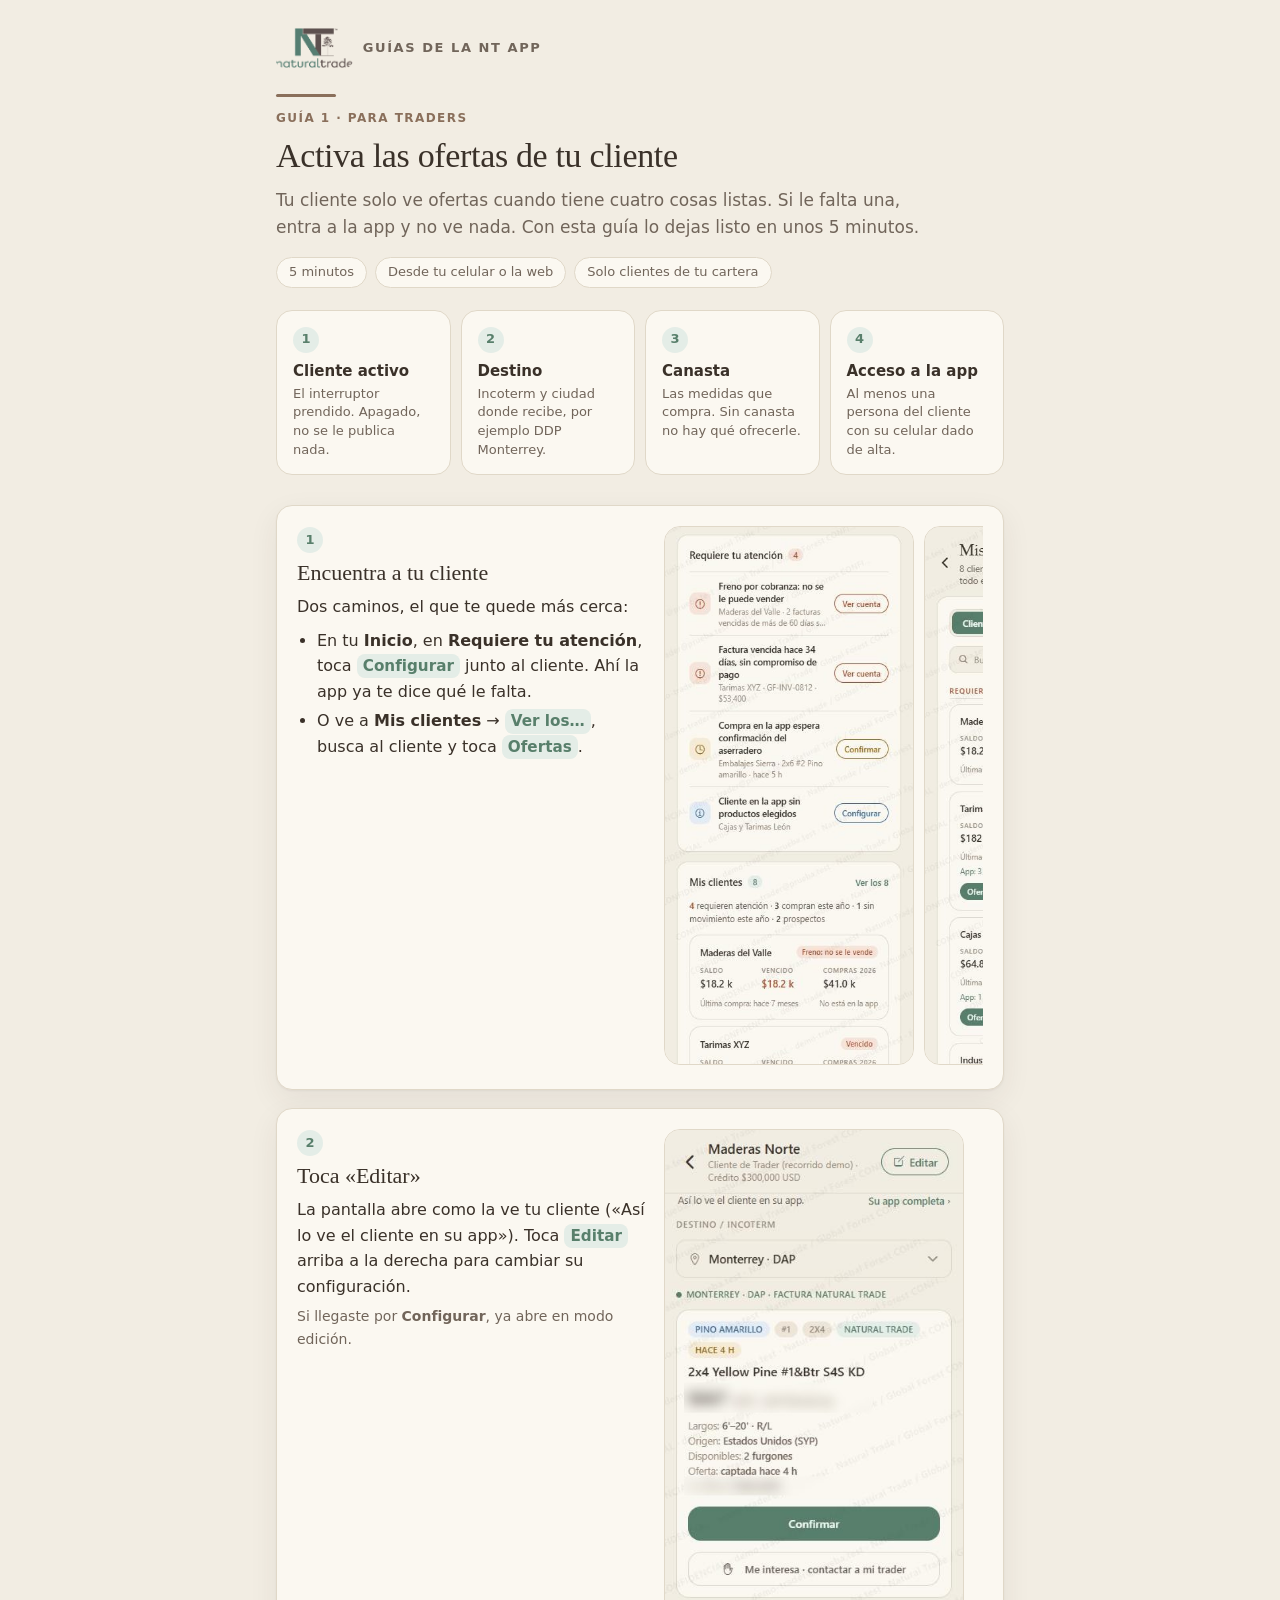
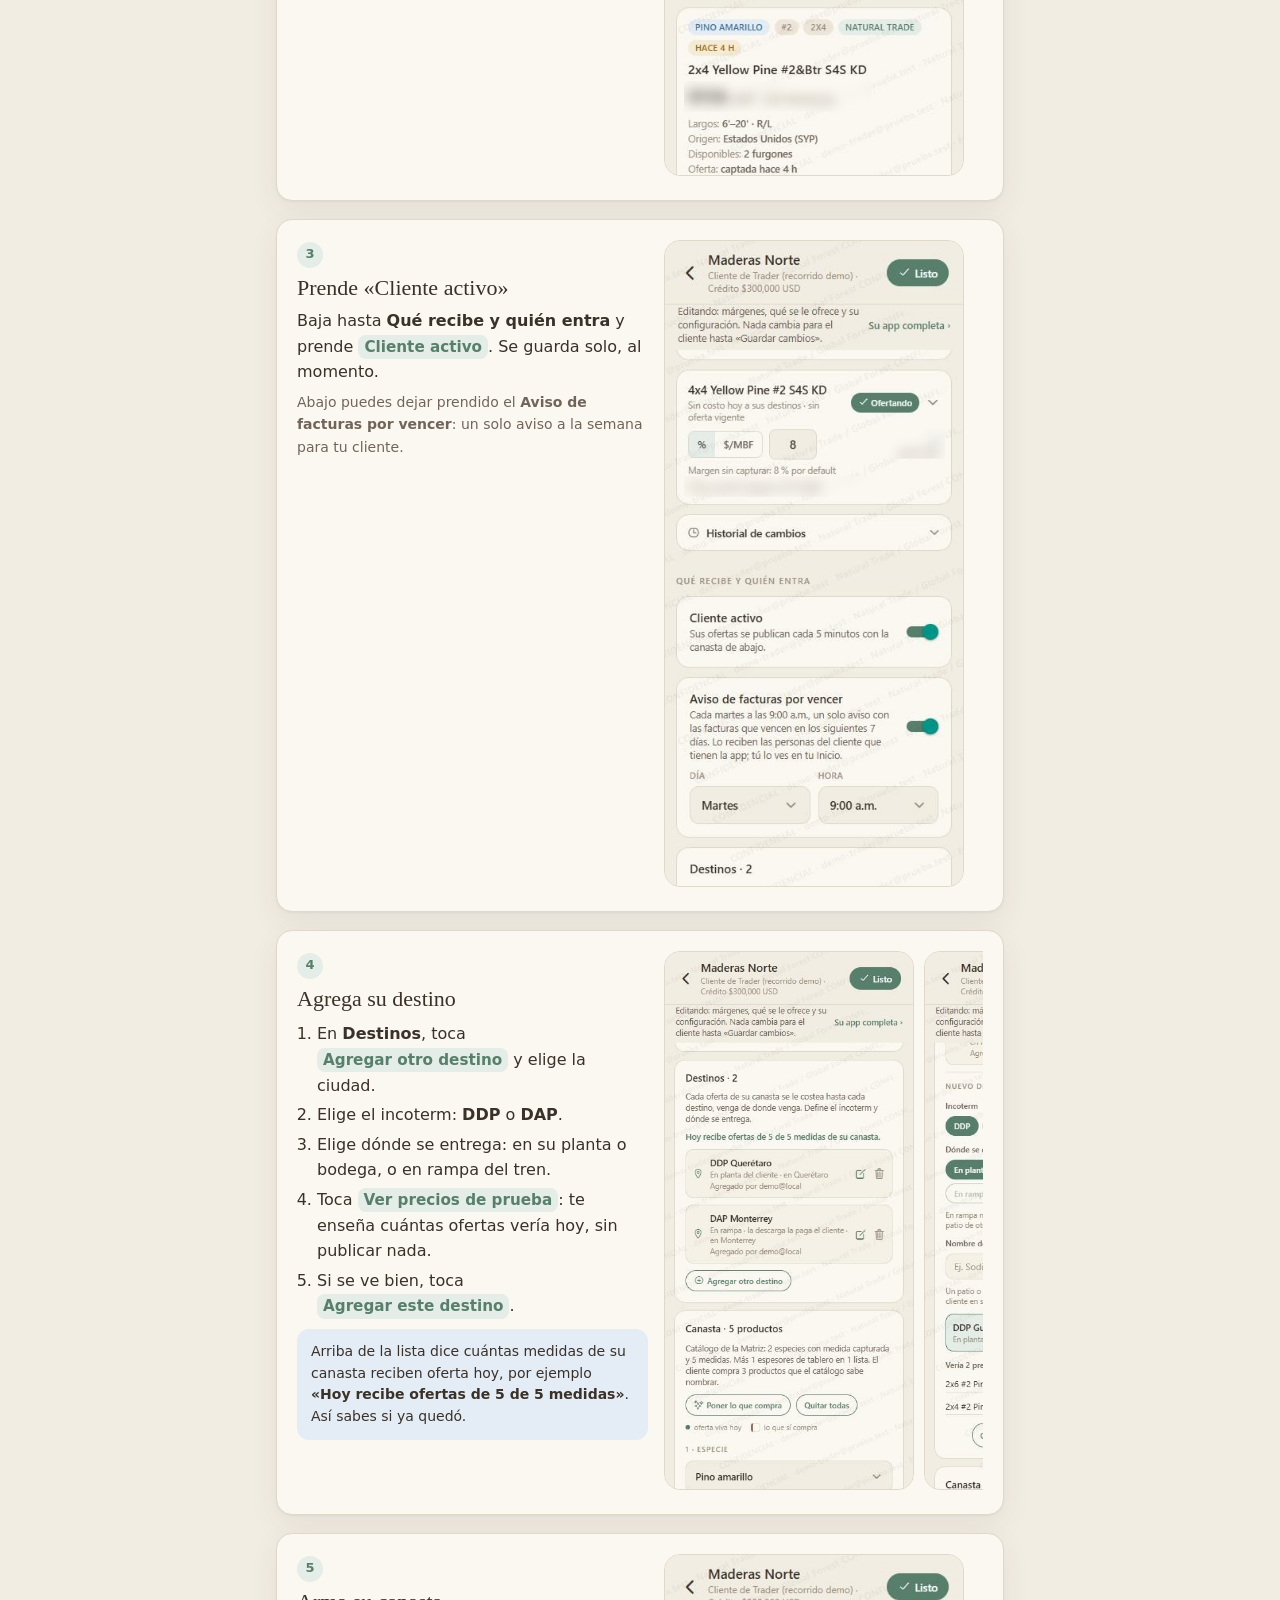
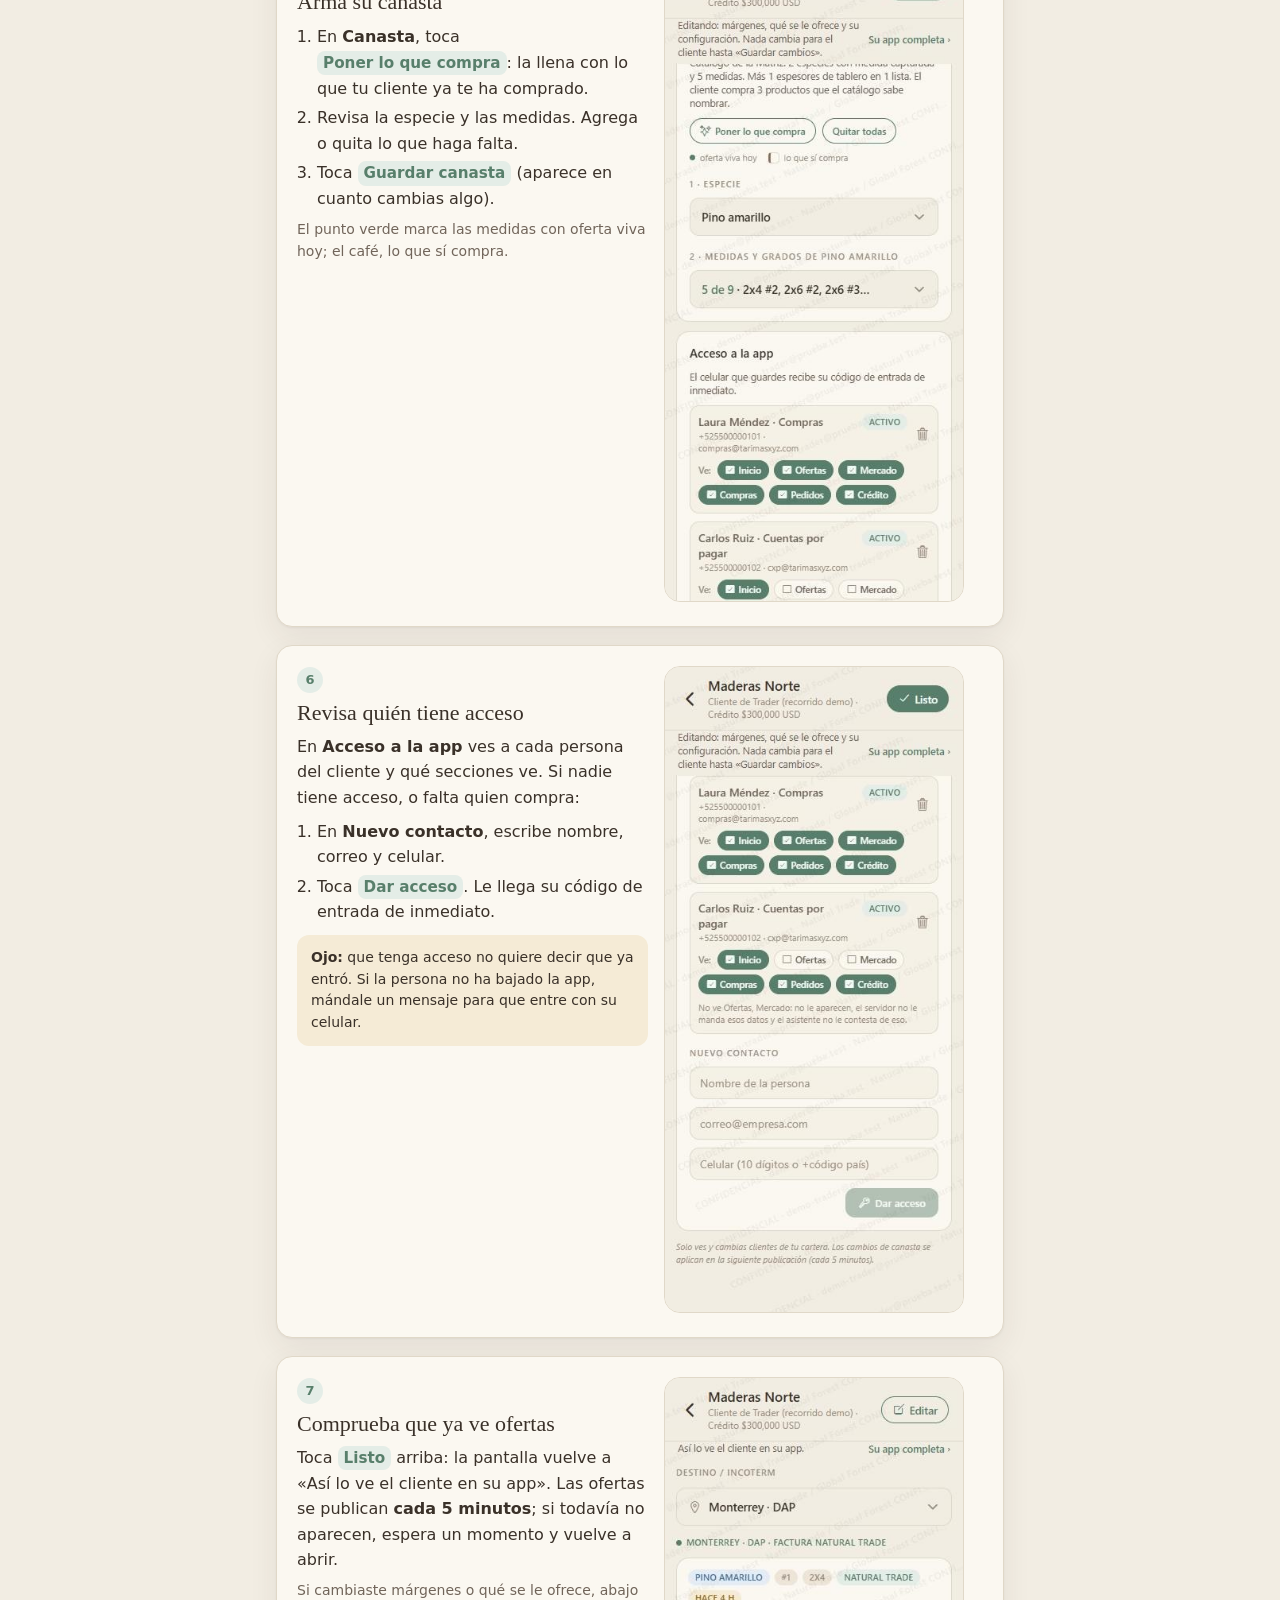
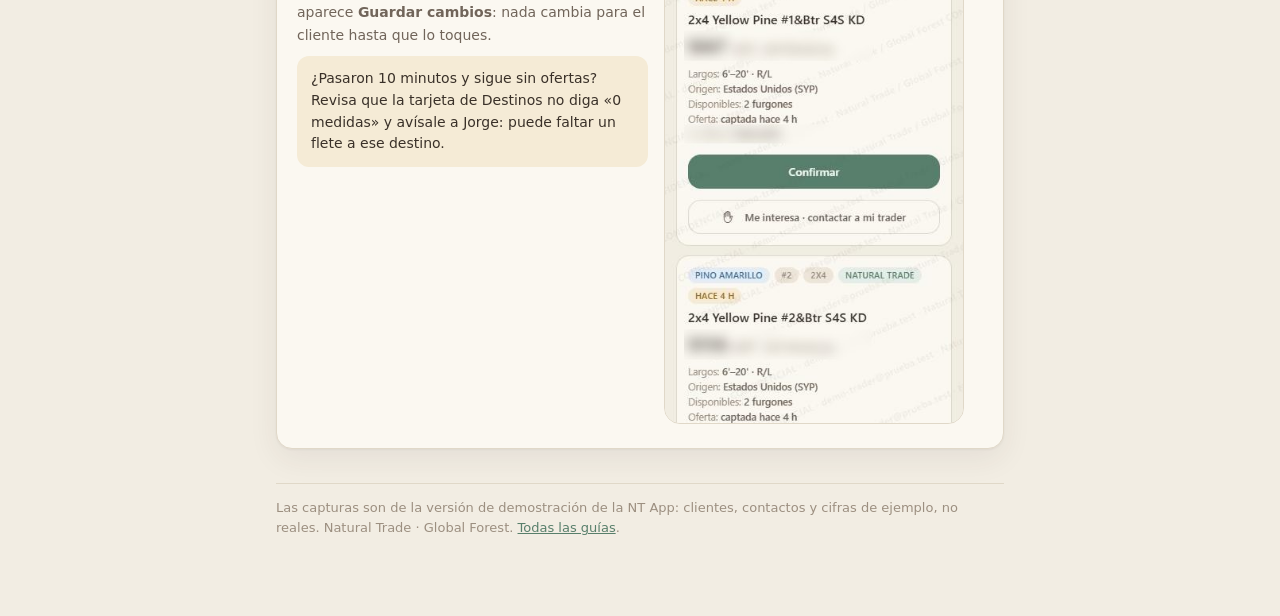
<file: guias/activar-ofertas/index.html>
<!doctype html>
<html lang="es">
<head>
<meta charset="utf-8">
<meta name="viewport" content="width=device-width,initial-scale=1">
<title>Activa las ofertas de tu cliente</title>
<meta name="description" content="Guía de la NT App para traders: cómo hacer que un cliente reciba ofertas en vivo, pantalla por pantalla.">
<link rel="icon" href="../img/nt.png">
<link rel="stylesheet" href="../estilo.css">
</head>
<body>
<main class="envoltura">
  <a class="marca" href="../"><img src="../img/nt.png" alt="">Guías de la NT App</a>

  <div class="regla"></div>
  <div class="eyebrow">Guía 1 · Para traders</div>
  <h1>Activa las ofertas de tu cliente</h1>
  <p class="lead">Tu cliente solo ve ofertas cuando tiene cuatro cosas listas. Si le falta una, entra a la app y no ve nada. Con esta guía lo dejas listo en unos 5 minutos.</p>
  <div class="chips"><span class="chip">5 minutos</span><span class="chip">Desde tu celular o la web</span><span class="chip">Solo clientes de tu cartera</span></div>

  <div class="cuatro">
    <div class="tarjeta"><span class="num">1</span><b>Cliente activo</b><span>El interruptor prendido. Apagado, no se le publica nada.</span></div>
    <div class="tarjeta"><span class="num">2</span><b>Destino</b><span>Incoterm y ciudad donde recibe, por ejemplo DDP Monterrey.</span></div>
    <div class="tarjeta"><span class="num">3</span><b>Canasta</b><span>Las medidas que compra. Sin canasta no hay qué ofrecerle.</span></div>
    <div class="tarjeta"><span class="num">4</span><b>Acceso a la app</b><span>Al menos una persona del cliente con su celular dado de alta.</span></div>
  </div>

  <section class="pasos">

    <div class="tarjeta paso">
      <div>
        <span class="num">1</span>
        <h2>Encuentra a tu cliente</h2>
        <p>Dos caminos, el que te quede más cerca:</p>
        <ul>
          <li>En tu <b>Inicio</b>, en <b>Requiere tu atención</b>, toca <span class="k">Configurar</span> junto al cliente. Ahí la app ya te dice qué le falta.</li>
          <li>O ve a <b>Mis clientes</b> → <span class="k">Ver los…</span>, busca al cliente y toca <span class="k">Ofertas</span>.</li>
        </ul>
      </div>
      <div class="capturas dos">
        <img src="img/01-inicio-atencion.jpg" alt="Inicio del trader: tarjeta Requiere tu atención con el botón Configurar" loading="lazy">
        <img src="img/02-mis-clientes.jpg" alt="Mis clientes: cada cliente con su botón Ofertas" loading="lazy">
      </div>
    </div>

    <div class="tarjeta paso">
      <div>
        <span class="num">2</span>
        <h2>Toca «Editar»</h2>
        <p>La pantalla abre como la ve tu cliente («Así lo ve el cliente en su app»). Toca <span class="k">Editar</span> arriba a la derecha para cambiar su configuración.</p>
        <p class="nota">Si llegaste por <b>Configurar</b>, ya abre en modo edición.</p>
      </div>
      <div class="capturas"><img src="img/03-asi-lo-ve.jpg" alt="Ficha del cliente con el botón Editar" loading="lazy"></div>
    </div>

    <div class="tarjeta paso">
      <div>
        <span class="num">3</span>
        <h2>Prende «Cliente activo»</h2>
        <p>Baja hasta <b>Qué recibe y quién entra</b> y prende <span class="k">Cliente activo</span>. Se guarda solo, al momento.</p>
        <p class="nota">Abajo puedes dejar prendido el <b>Aviso de facturas por vencer</b>: un solo aviso a la semana para tu cliente.</p>
      </div>
      <div class="capturas"><img src="img/04-cliente-activo.jpg" alt="Interruptor Cliente activo prendido" loading="lazy"></div>
    </div>

    <div class="tarjeta paso">
      <div>
        <span class="num">4</span>
        <h2>Agrega su destino</h2>
        <ol>
          <li>En <b>Destinos</b>, toca <span class="k">Agregar otro destino</span> y elige la ciudad.</li>
          <li>Elige el incoterm: <b>DDP</b> o <b>DAP</b>.</li>
          <li>Elige dónde se entrega: en su planta o bodega, o en rampa del tren.</li>
          <li>Toca <span class="k">Ver precios de prueba</span>: te enseña cuántas ofertas vería hoy, sin publicar nada.</li>
          <li>Si se ve bien, toca <span class="k">Agregar este destino</span>.</li>
        </ol>
        <div class="aviso info">Arriba de la lista dice cuántas medidas de su canasta reciben oferta hoy, por ejemplo <b>«Hoy recibe ofertas de 5 de 5 medidas»</b>. Así sabes si ya quedó.</div>
      </div>
      <div class="capturas dos">
        <img src="img/05-destinos.jpg" alt="Tarjeta Destinos con el botón Agregar otro destino" loading="lazy">
        <img src="img/06-nuevo-destino.jpg" alt="Nuevo destino: incoterm, dónde se entrega y Agregar este destino" loading="lazy">
      </div>
    </div>

    <div class="tarjeta paso">
      <div>
        <span class="num">5</span>
        <h2>Arma su canasta</h2>
        <ol>
          <li>En <b>Canasta</b>, toca <span class="k">Poner lo que compra</span>: la llena con lo que tu cliente ya te ha comprado.</li>
          <li>Revisa la especie y las medidas. Agrega o quita lo que haga falta.</li>
          <li>Toca <span class="k">Guardar canasta</span> (aparece en cuanto cambias algo).</li>
        </ol>
        <p class="nota">El punto verde marca las medidas con oferta viva hoy; el café, lo que sí compra.</p>
      </div>
      <div class="capturas"><img src="img/07-canasta.jpg" alt="Canasta con el botón Poner lo que compra" loading="lazy"></div>
    </div>

    <div class="tarjeta paso">
      <div>
        <span class="num">6</span>
        <h2>Revisa quién tiene acceso</h2>
        <p>En <b>Acceso a la app</b> ves a cada persona del cliente y qué secciones ve. Si nadie tiene acceso, o falta quien compra:</p>
        <ol>
          <li>En <b>Nuevo contacto</b>, escribe nombre, correo y celular.</li>
          <li>Toca <span class="k">Dar acceso</span>. Le llega su código de entrada de inmediato.</li>
        </ol>
        <div class="aviso alerta"><b>Ojo:</b> que tenga acceso no quiere decir que ya entró. Si la persona no ha bajado la app, mándale un mensaje para que entre con su celular.</div>
      </div>
      <div class="capturas"><img src="img/08-acceso.jpg" alt="Acceso a la app: personas del cliente y Nuevo contacto" loading="lazy"></div>
    </div>

    <div class="tarjeta paso">
      <div>
        <span class="num">7</span>
        <h2>Comprueba que ya ve ofertas</h2>
        <p>Toca <span class="k">Listo</span> arriba: la pantalla vuelve a «Así lo ve el cliente en su app». Las ofertas se publican <b>cada 5 minutos</b>; si todavía no aparecen, espera un momento y vuelve a abrir.</p>
        <p class="nota">Si cambiaste márgenes o qué se le ofrece, abajo aparece <b>Guardar cambios</b>: nada cambia para el cliente hasta que lo toques.</p>
        <div class="aviso alerta">¿Pasaron 10 minutos y sigue sin ofertas? Revisa que la tarjeta de Destinos no diga «0 medidas» y avísale a Jorge: puede faltar un flete a ese destino.</div>
      </div>
      <div class="capturas"><img src="img/03-asi-lo-ve.jpg" alt="Así lo ve el cliente en su app" loading="lazy"></div>
    </div>

  </section>

  <p class="pie">Las capturas son de la versión de demostración de la NT App: clientes, contactos y cifras de ejemplo, no reales. Natural Trade · Global Forest. <a href="../">Todas las guías</a>.</p>
</main>
</body>
</html>
</file>
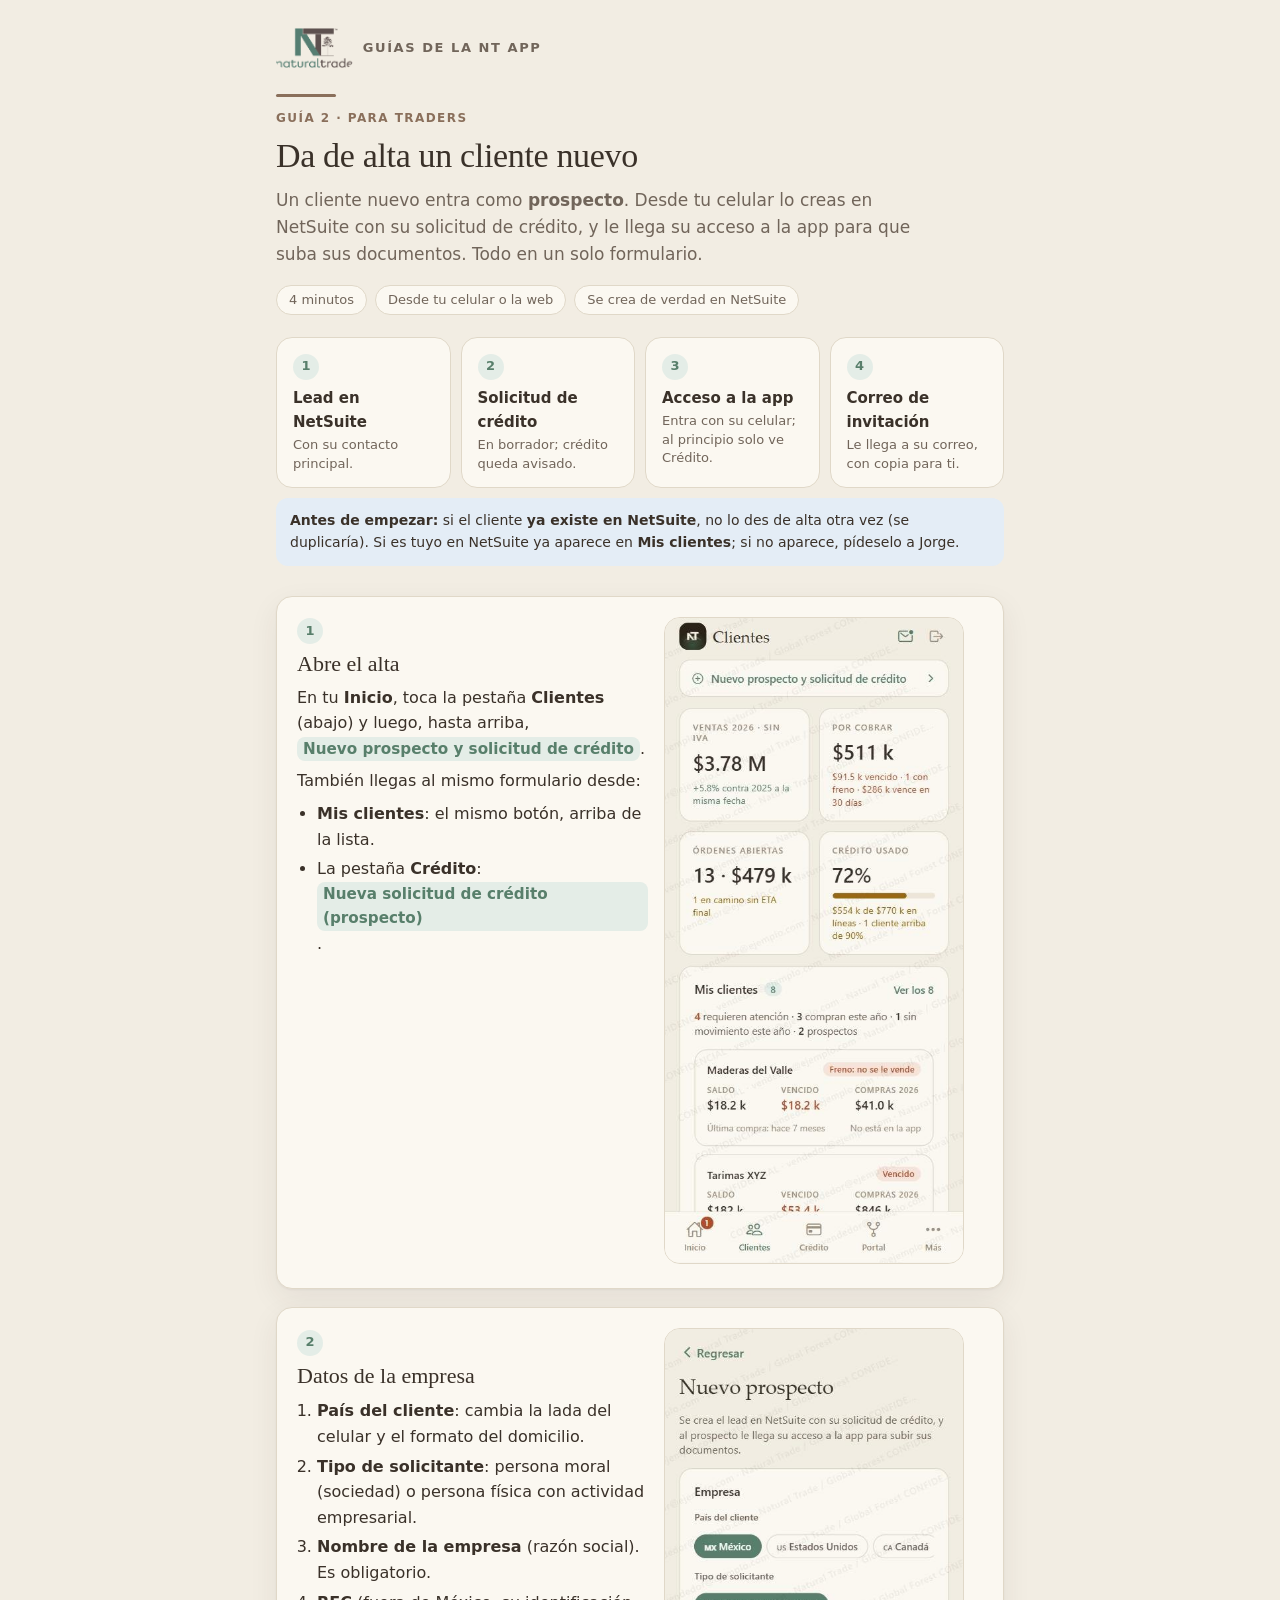
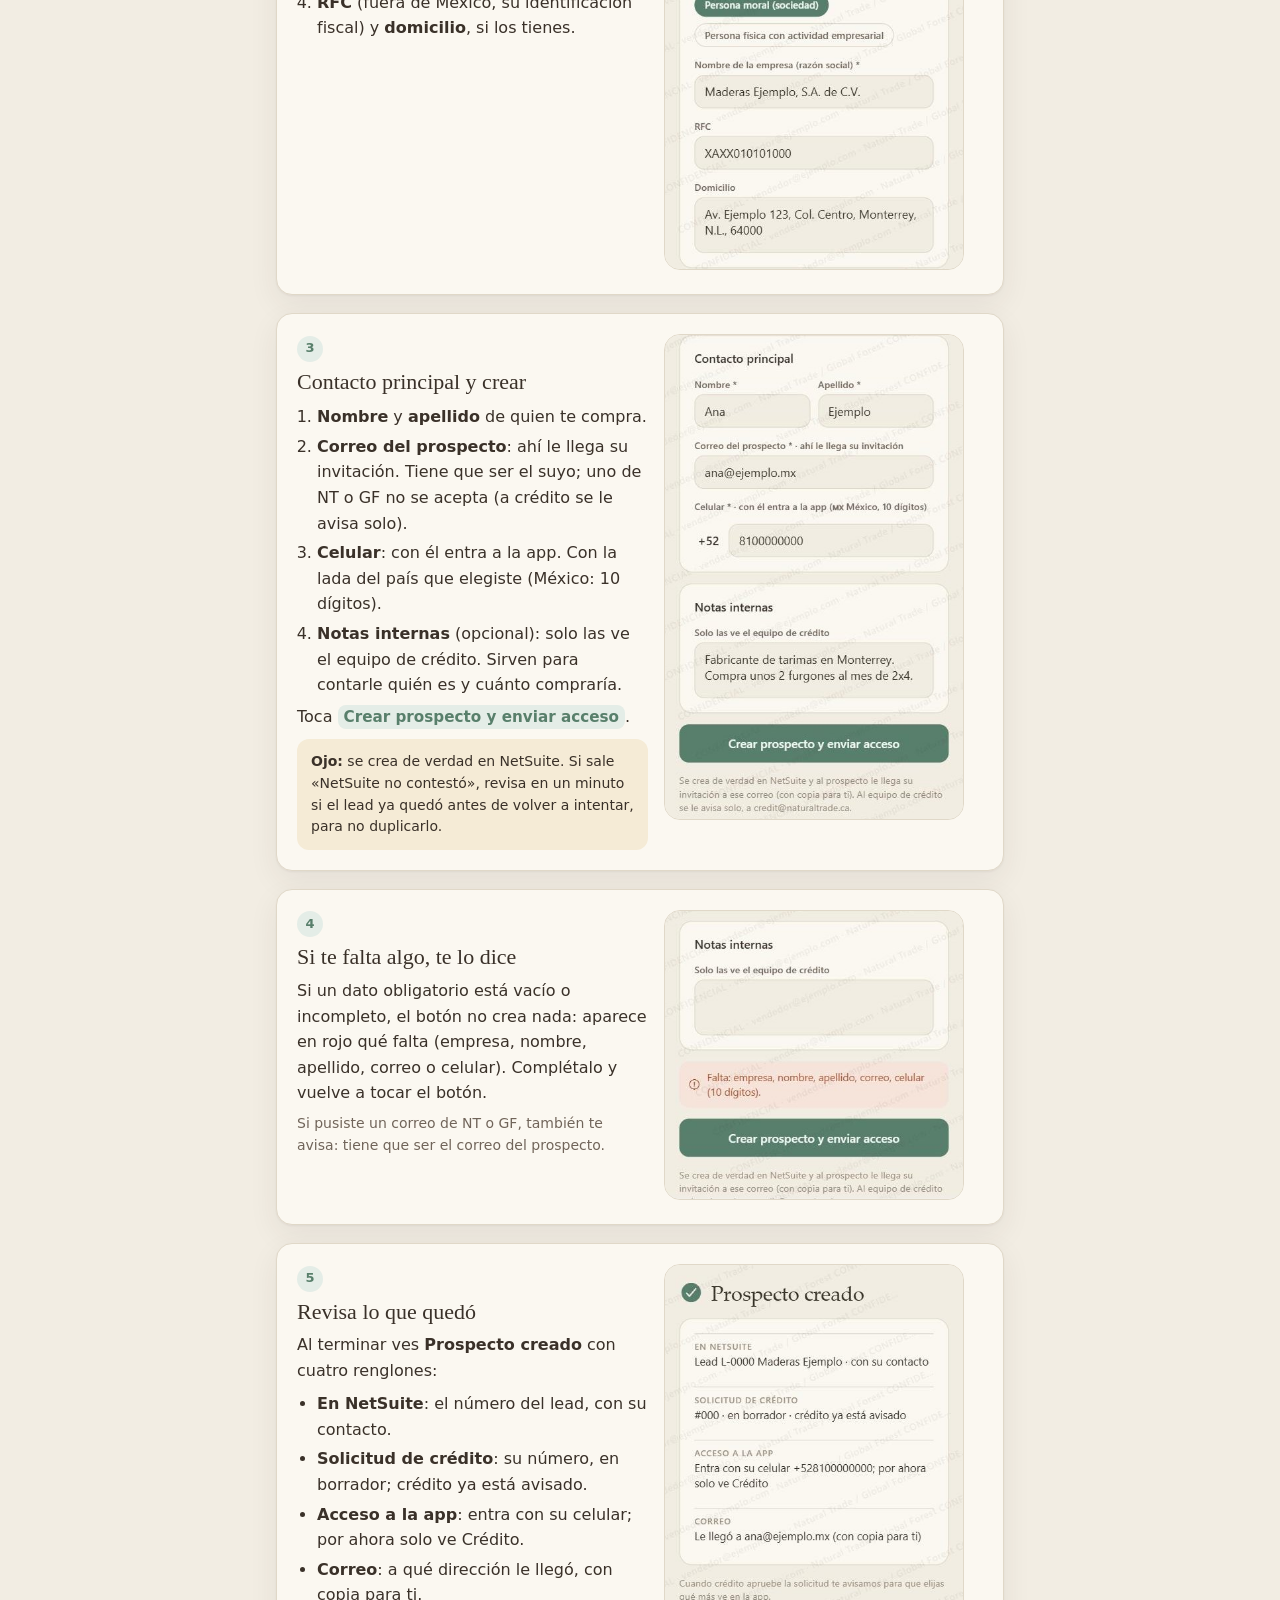
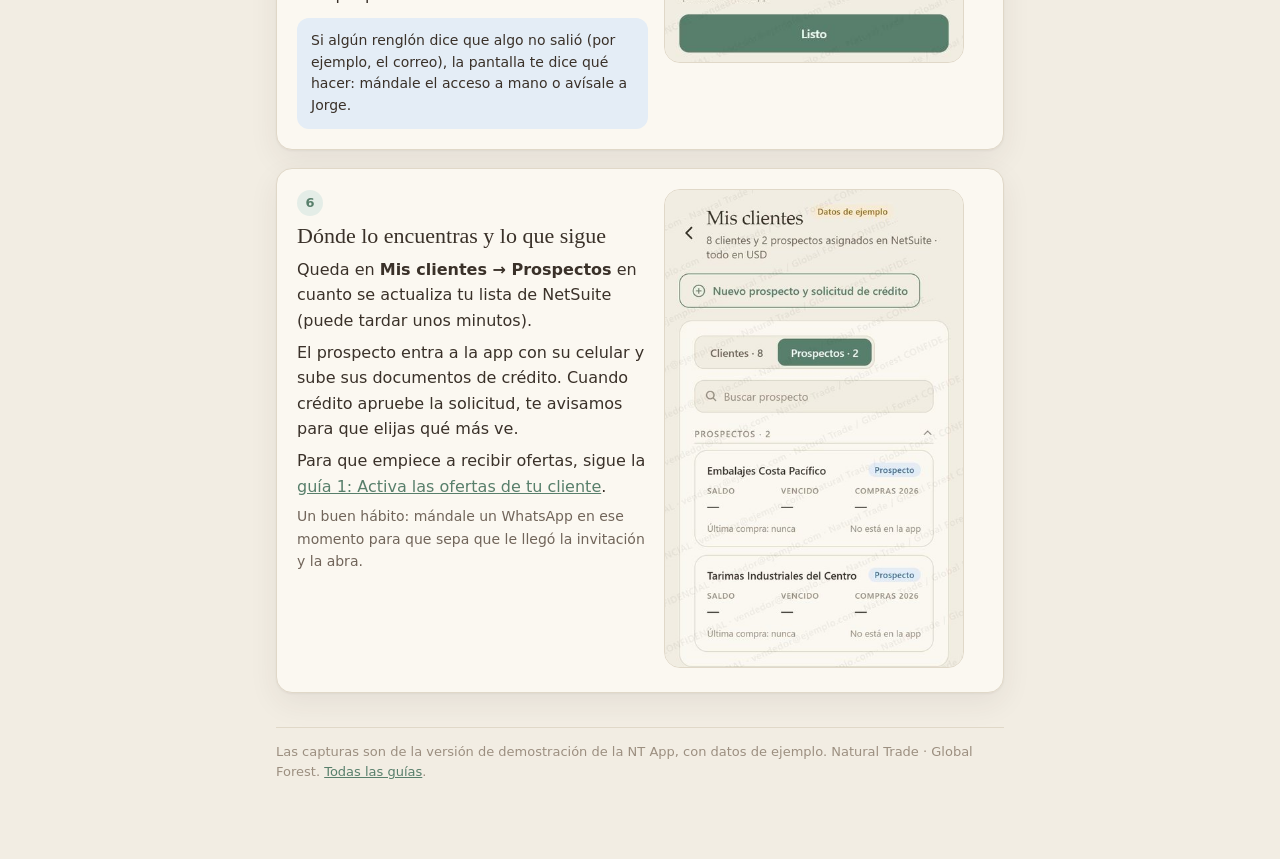
<file: guias/alta-prospecto/index.html>
<!doctype html>
<html lang="es">
<head>
<meta charset="utf-8">
<meta name="viewport" content="width=device-width,initial-scale=1">
<title>Da de alta un cliente nuevo</title>
<meta name="description" content="Guía de la NT App para traders: cómo dar de alta un cliente nuevo (prospecto) con su solicitud de crédito y su acceso a la app, paso a paso.">
<link rel="icon" href="../img/nt.png">
<link rel="stylesheet" href="../estilo.css">
</head>
<body>
<main class="envoltura">
  <a class="marca" href="../"><img src="../img/nt.png" alt="">Guías de la NT App</a>

  <div class="regla"></div>
  <div class="eyebrow">Guía 2 · Para traders</div>
  <h1>Da de alta un cliente nuevo</h1>
  <p class="lead">Un cliente nuevo entra como <b>prospecto</b>. Desde tu celular lo creas en NetSuite con su solicitud de crédito, y le llega su acceso a la app para que suba sus documentos. Todo en un solo formulario.</p>
  <div class="chips"><span class="chip">4 minutos</span><span class="chip">Desde tu celular o la web</span><span class="chip">Se crea de verdad en NetSuite</span></div>

  <div class="cuatro">
    <div class="tarjeta"><span class="num">1</span><b>Lead en NetSuite</b><span>Con su contacto principal.</span></div>
    <div class="tarjeta"><span class="num">2</span><b>Solicitud de crédito</b><span>En borrador; crédito queda avisado.</span></div>
    <div class="tarjeta"><span class="num">3</span><b>Acceso a la app</b><span>Entra con su celular; al principio solo ve Crédito.</span></div>
    <div class="tarjeta"><span class="num">4</span><b>Correo de invitación</b><span>Le llega a su correo, con copia para ti.</span></div>
  </div>

  <div class="aviso info"><b>Antes de empezar:</b> si el cliente <b>ya existe en NetSuite</b>, no lo des de alta otra vez (se duplicaría). Si es tuyo en NetSuite ya aparece en <b>Mis clientes</b>; si no aparece, pídeselo a Jorge.</div>

  <section class="pasos">

    <div class="tarjeta paso">
      <div>
        <span class="num">1</span>
        <h2>Abre el alta</h2>
        <p>En tu <b>Inicio</b>, toca la pestaña <b>Clientes</b> (abajo) y luego, hasta arriba, <span class="k">Nuevo prospecto y solicitud de crédito</span>.</p>
        <p>También llegas al mismo formulario desde:</p>
        <ul>
          <li><b>Mis clientes</b>: el mismo botón, arriba de la lista.</li>
          <li>La pestaña <b>Crédito</b>: <span class="k">Nueva solicitud de crédito (prospecto)</span>.</li>
        </ul>
      </div>
      <div class="capturas"><img src="img/01-clientes.jpg" alt="Inicio, pestaña Clientes, con el botón Nuevo prospecto y solicitud de crédito hasta arriba" loading="lazy"></div>
    </div>

    <div class="tarjeta paso">
      <div>
        <span class="num">2</span>
        <h2>Datos de la empresa</h2>
        <ol>
          <li><b>País del cliente</b>: cambia la lada del celular y el formato del domicilio.</li>
          <li><b>Tipo de solicitante</b>: persona moral (sociedad) o persona física con actividad empresarial.</li>
          <li><b>Nombre de la empresa</b> (razón social). Es obligatorio.</li>
          <li><b>RFC</b> (fuera de México, su identificación fiscal) y <b>domicilio</b>, si los tienes.</li>
        </ol>
      </div>
      <div class="capturas"><img src="img/02-empresa.jpg" alt="Datos de la empresa llenos con un ejemplo: México, persona moral, razón social, RFC y domicilio" loading="lazy"></div>
    </div>

    <div class="tarjeta paso">
      <div>
        <span class="num">3</span>
        <h2>Contacto principal y crear</h2>
        <ol>
          <li><b>Nombre</b> y <b>apellido</b> de quien te compra.</li>
          <li><b>Correo del prospecto</b>: ahí le llega su invitación. Tiene que ser el suyo; uno de NT o GF no se acepta (a crédito se le avisa solo).</li>
          <li><b>Celular</b>: con él entra a la app. Con la lada del país que elegiste (México: 10 dígitos).</li>
          <li><b>Notas internas</b> (opcional): solo las ve el equipo de crédito. Sirven para contarle quién es y cuánto compraría.</li>
        </ol>
        <p>Toca <span class="k">Crear prospecto y enviar acceso</span>.</p>
        <div class="aviso alerta"><b>Ojo:</b> se crea de verdad en NetSuite. Si sale «NetSuite no contestó», revisa en un minuto si el lead ya quedó antes de volver a intentar, para no duplicarlo.</div>
      </div>
      <div class="capturas"><img src="img/03-contacto.jpg" alt="Contacto principal, notas internas y el botón Crear prospecto y enviar acceso" loading="lazy"></div>
    </div>

    <div class="tarjeta paso">
      <div>
        <span class="num">4</span>
        <h2>Si te falta algo, te lo dice</h2>
        <p>Si un dato obligatorio está vacío o incompleto, el botón no crea nada: aparece en rojo qué falta (empresa, nombre, apellido, correo o celular). Complétalo y vuelve a tocar el botón.</p>
        <p class="nota">Si pusiste un correo de NT o GF, también te avisa: tiene que ser el correo del prospecto.</p>
      </div>
      <div class="capturas"><img src="img/04-falta.jpg" alt="Aviso en rojo: Falta empresa, nombre, apellido, correo y celular" loading="lazy"></div>
    </div>

    <div class="tarjeta paso">
      <div>
        <span class="num">5</span>
        <h2>Revisa lo que quedó</h2>
        <p>Al terminar ves <b>Prospecto creado</b> con cuatro renglones:</p>
        <ul>
          <li><b>En NetSuite</b>: el número del lead, con su contacto.</li>
          <li><b>Solicitud de crédito</b>: su número, en borrador; crédito ya está avisado.</li>
          <li><b>Acceso a la app</b>: entra con su celular; por ahora solo ve Crédito.</li>
          <li><b>Correo</b>: a qué dirección le llegó, con copia para ti.</li>
        </ul>
        <div class="aviso info">Si algún renglón dice que algo no salió (por ejemplo, el correo), la pantalla te dice qué hacer: mándale el acceso a mano o avísale a Jorge.</div>
      </div>
      <div class="capturas"><img src="img/05-creado.jpg" alt="Pantalla Prospecto creado con los cuatro renglones: NetSuite, solicitud de crédito, acceso a la app y correo" loading="lazy"></div>
    </div>

    <div class="tarjeta paso">
      <div>
        <span class="num">6</span>
        <h2>Dónde lo encuentras y lo que sigue</h2>
        <p>Queda en <b>Mis clientes → Prospectos</b> en cuanto se actualiza tu lista de NetSuite (puede tardar unos minutos).</p>
        <p>El prospecto entra a la app con su celular y sube sus documentos de crédito. Cuando crédito apruebe la solicitud, te avisamos para que elijas qué más ve.</p>
        <p>Para que empiece a recibir ofertas, sigue la <a href="../activar-ofertas/">guía 1: Activa las ofertas de tu cliente</a>.</p>
        <p class="nota">Un buen hábito: mándale un WhatsApp en ese momento para que sepa que le llegó la invitación y la abra.</p>
      </div>
      <div class="capturas"><img src="img/06-prospectos.jpg" alt="Mis clientes con la pestaña Prospectos abierta" loading="lazy"></div>
    </div>

  </section>

  <p class="pie">Las capturas son de la versión de demostración de la NT App, con datos de ejemplo. Natural Trade · Global Forest. <a href="../">Todas las guías</a>.</p>
</main>
</body>
</html>
</file>
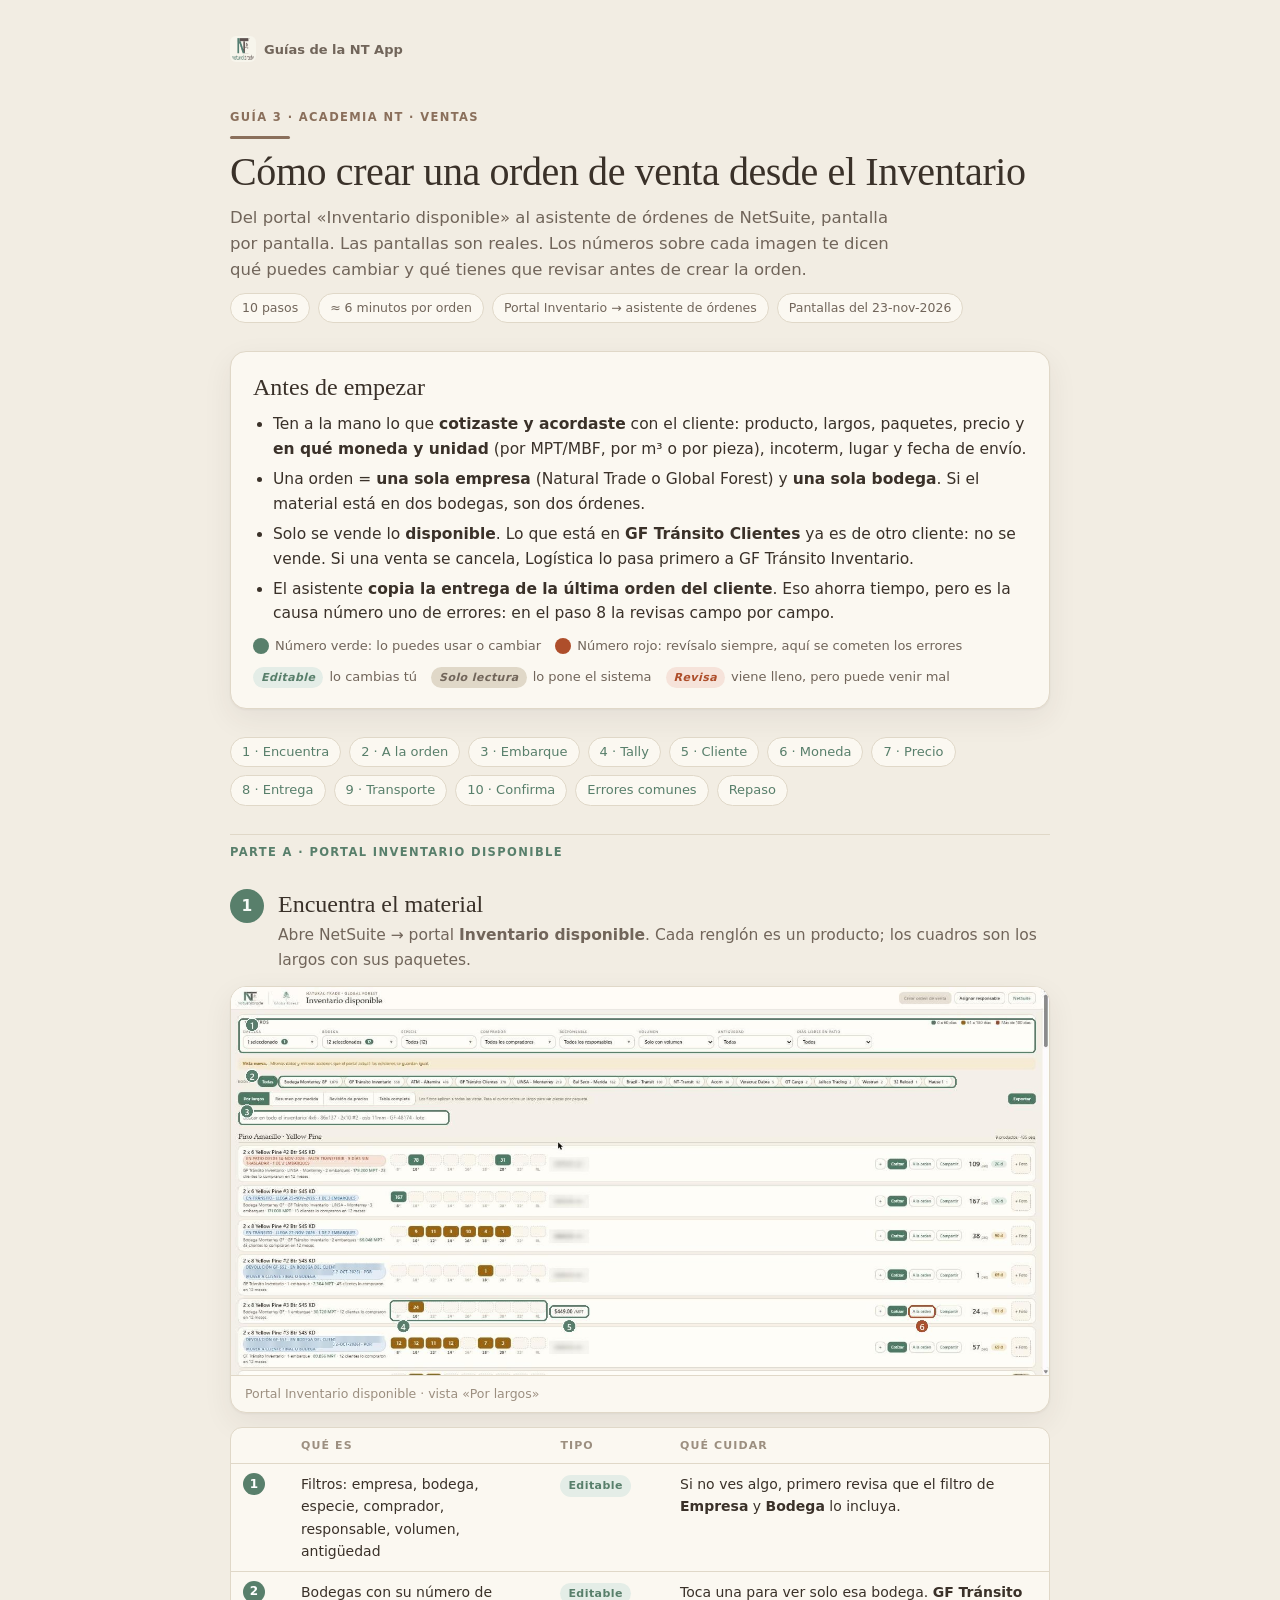
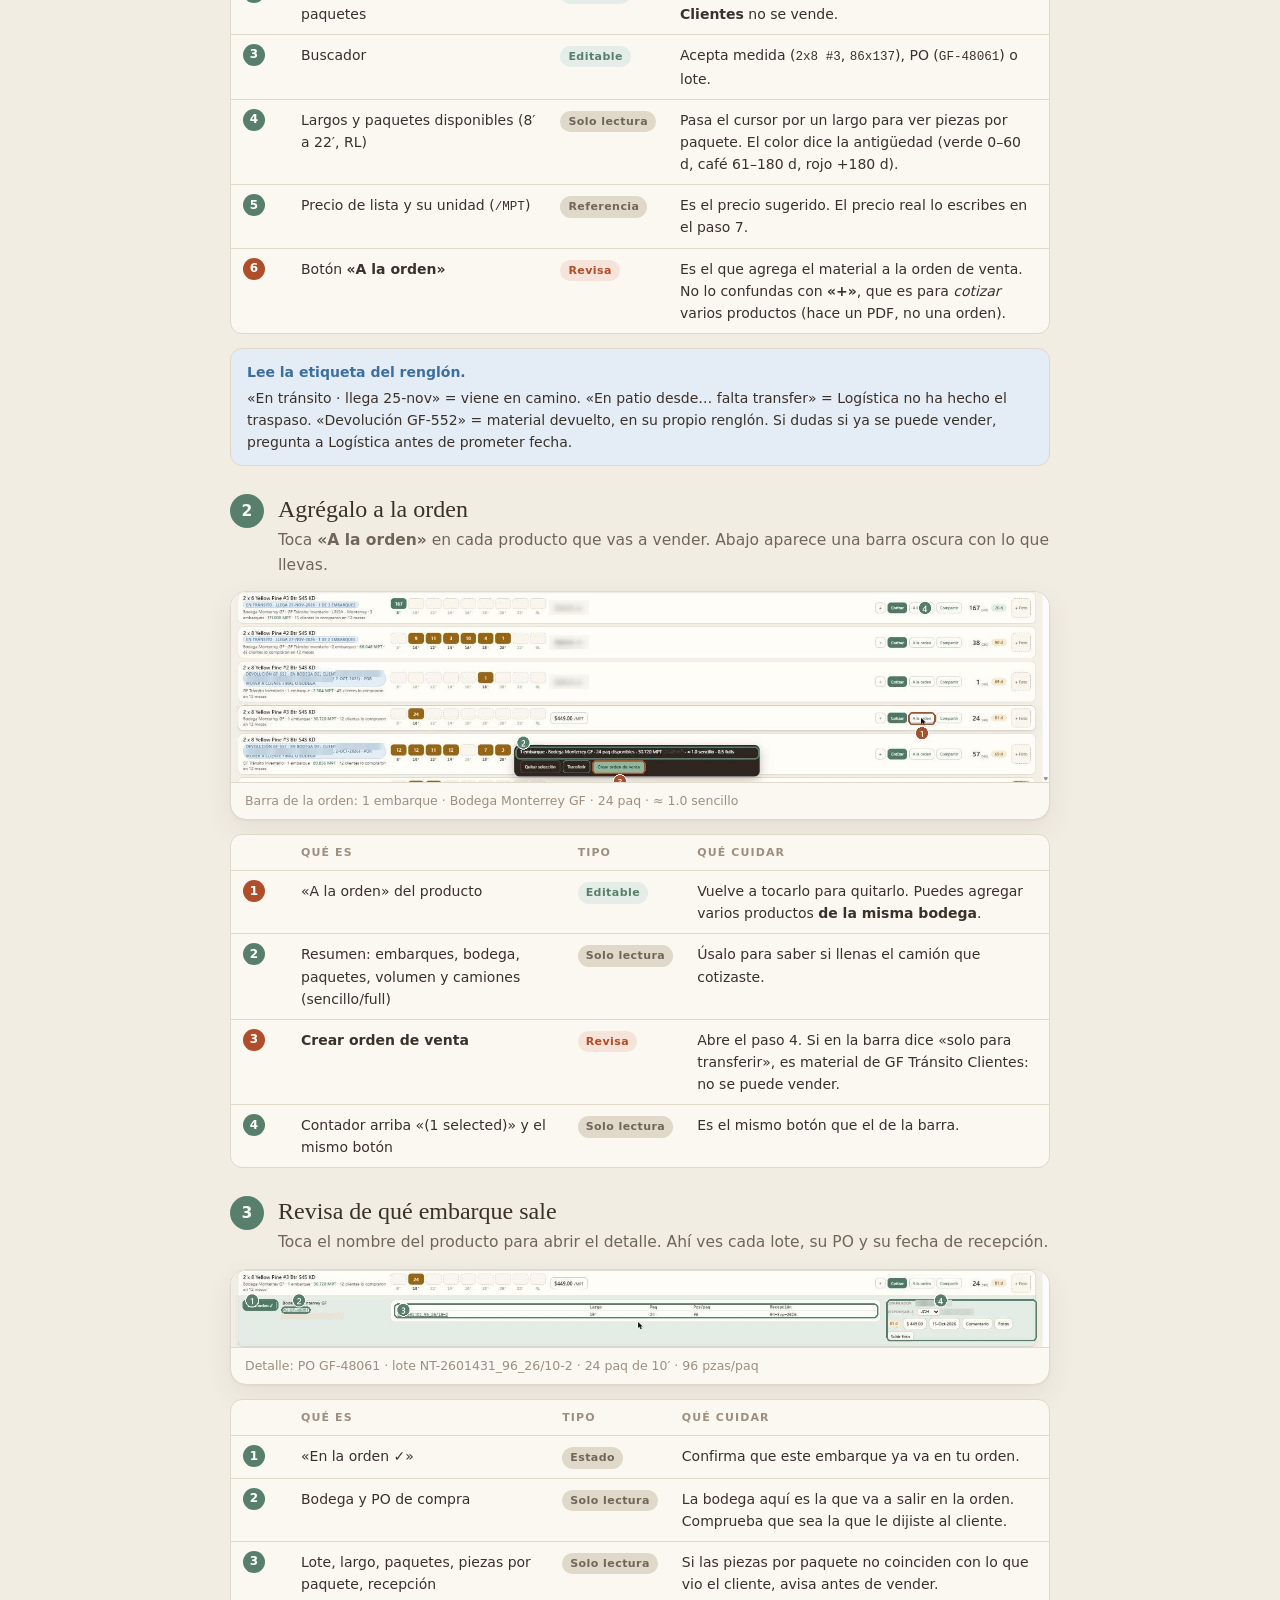
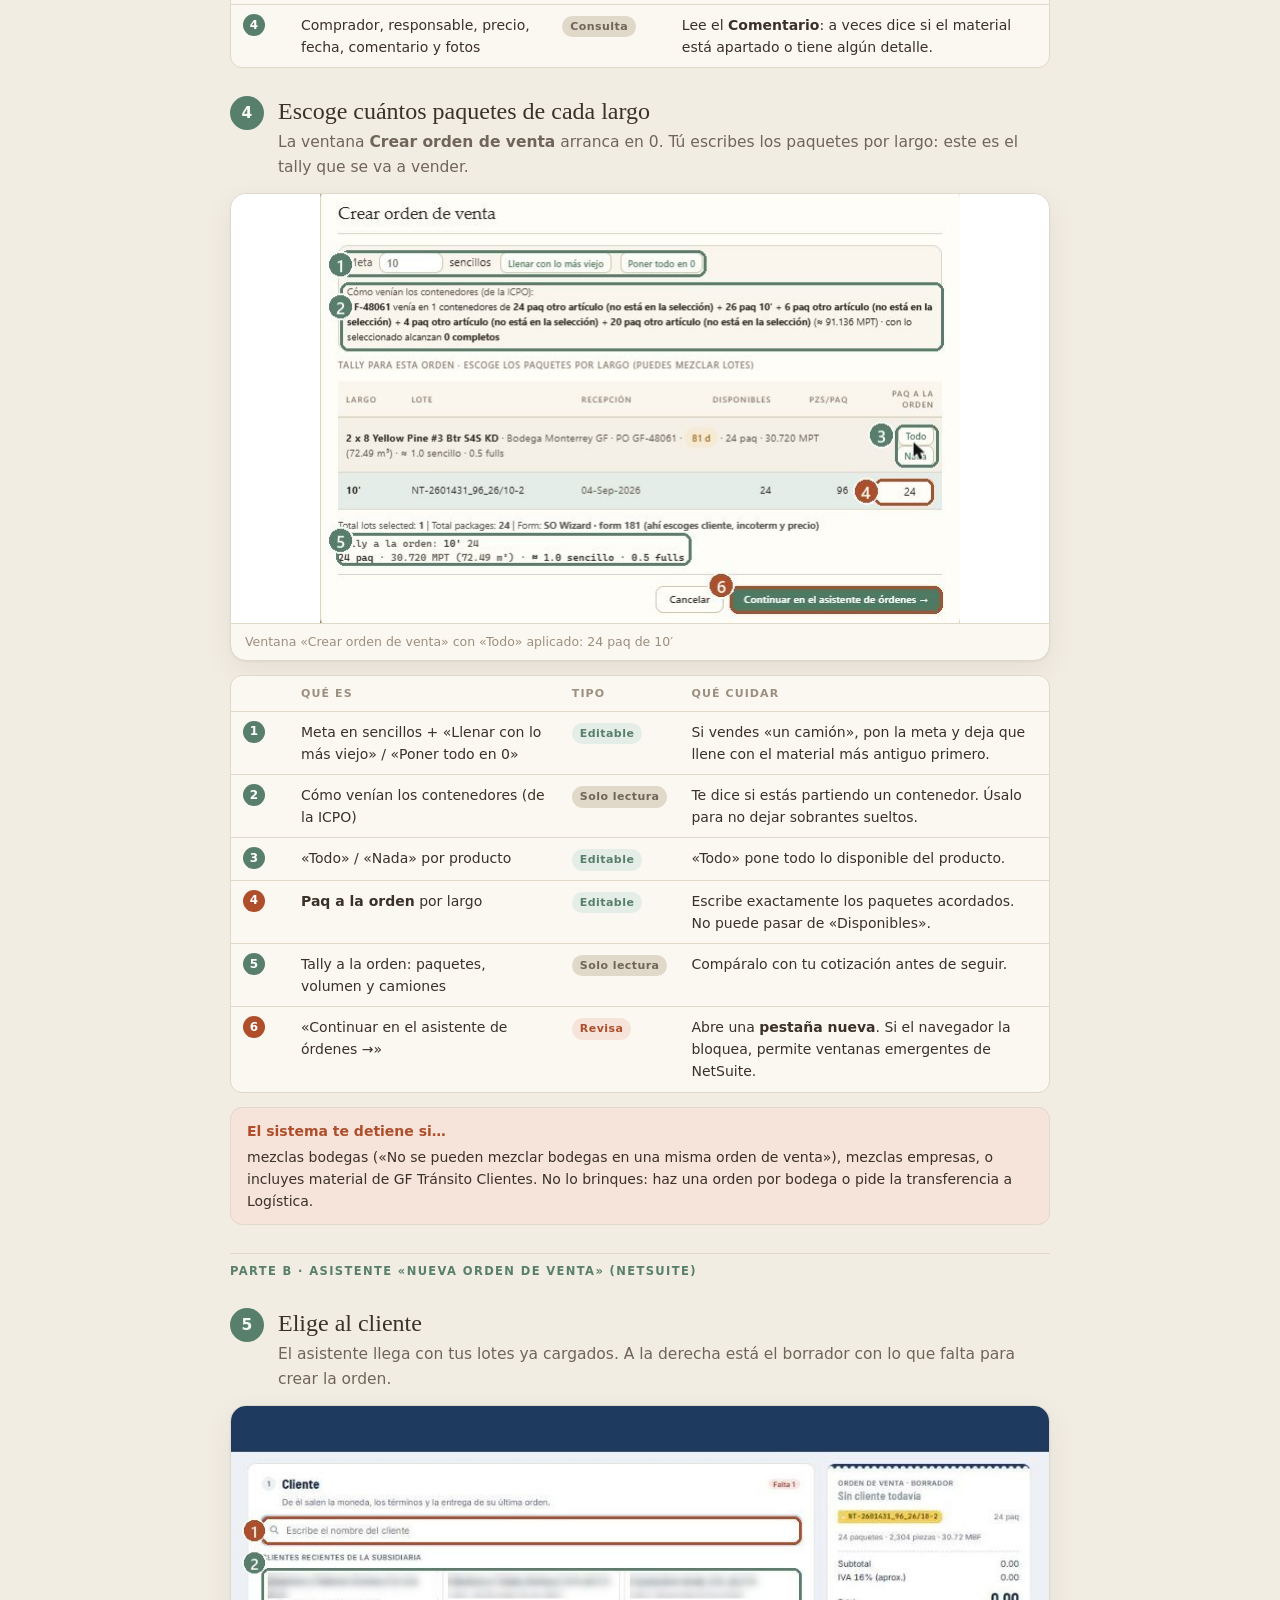
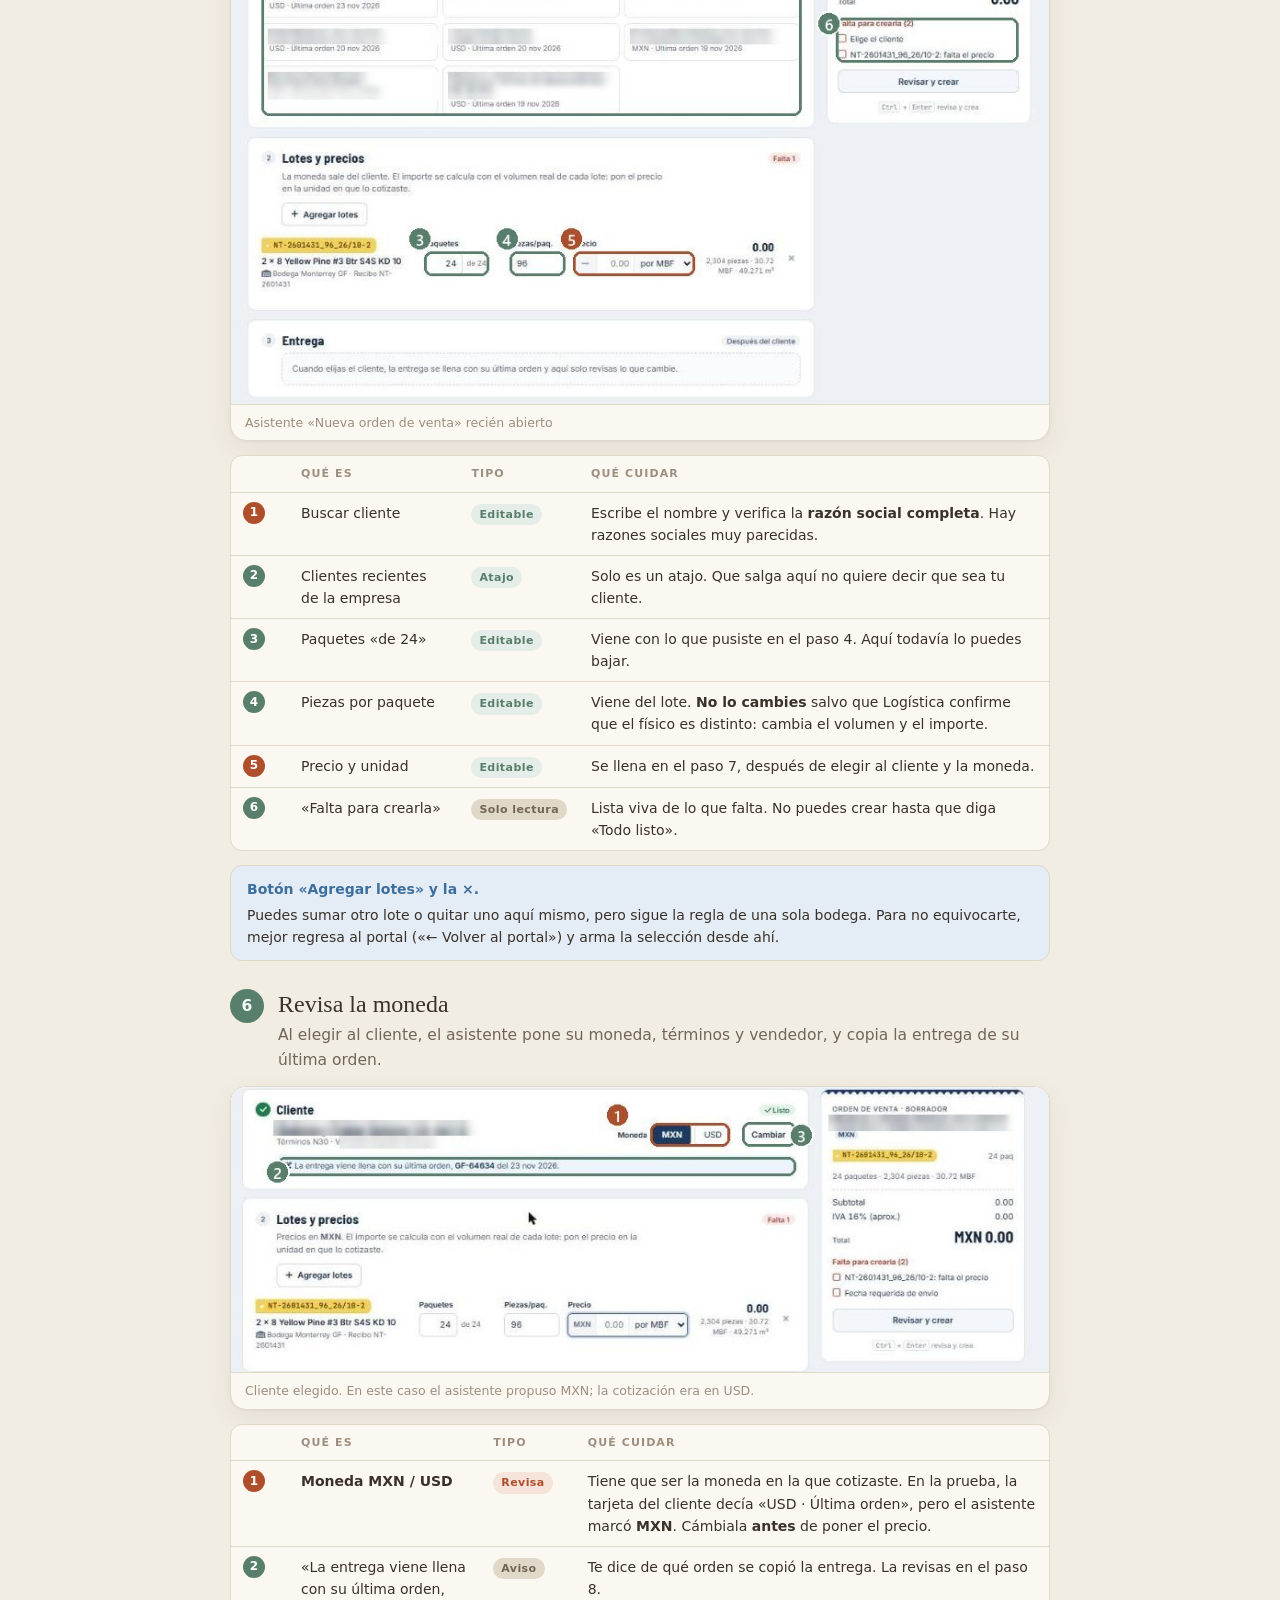
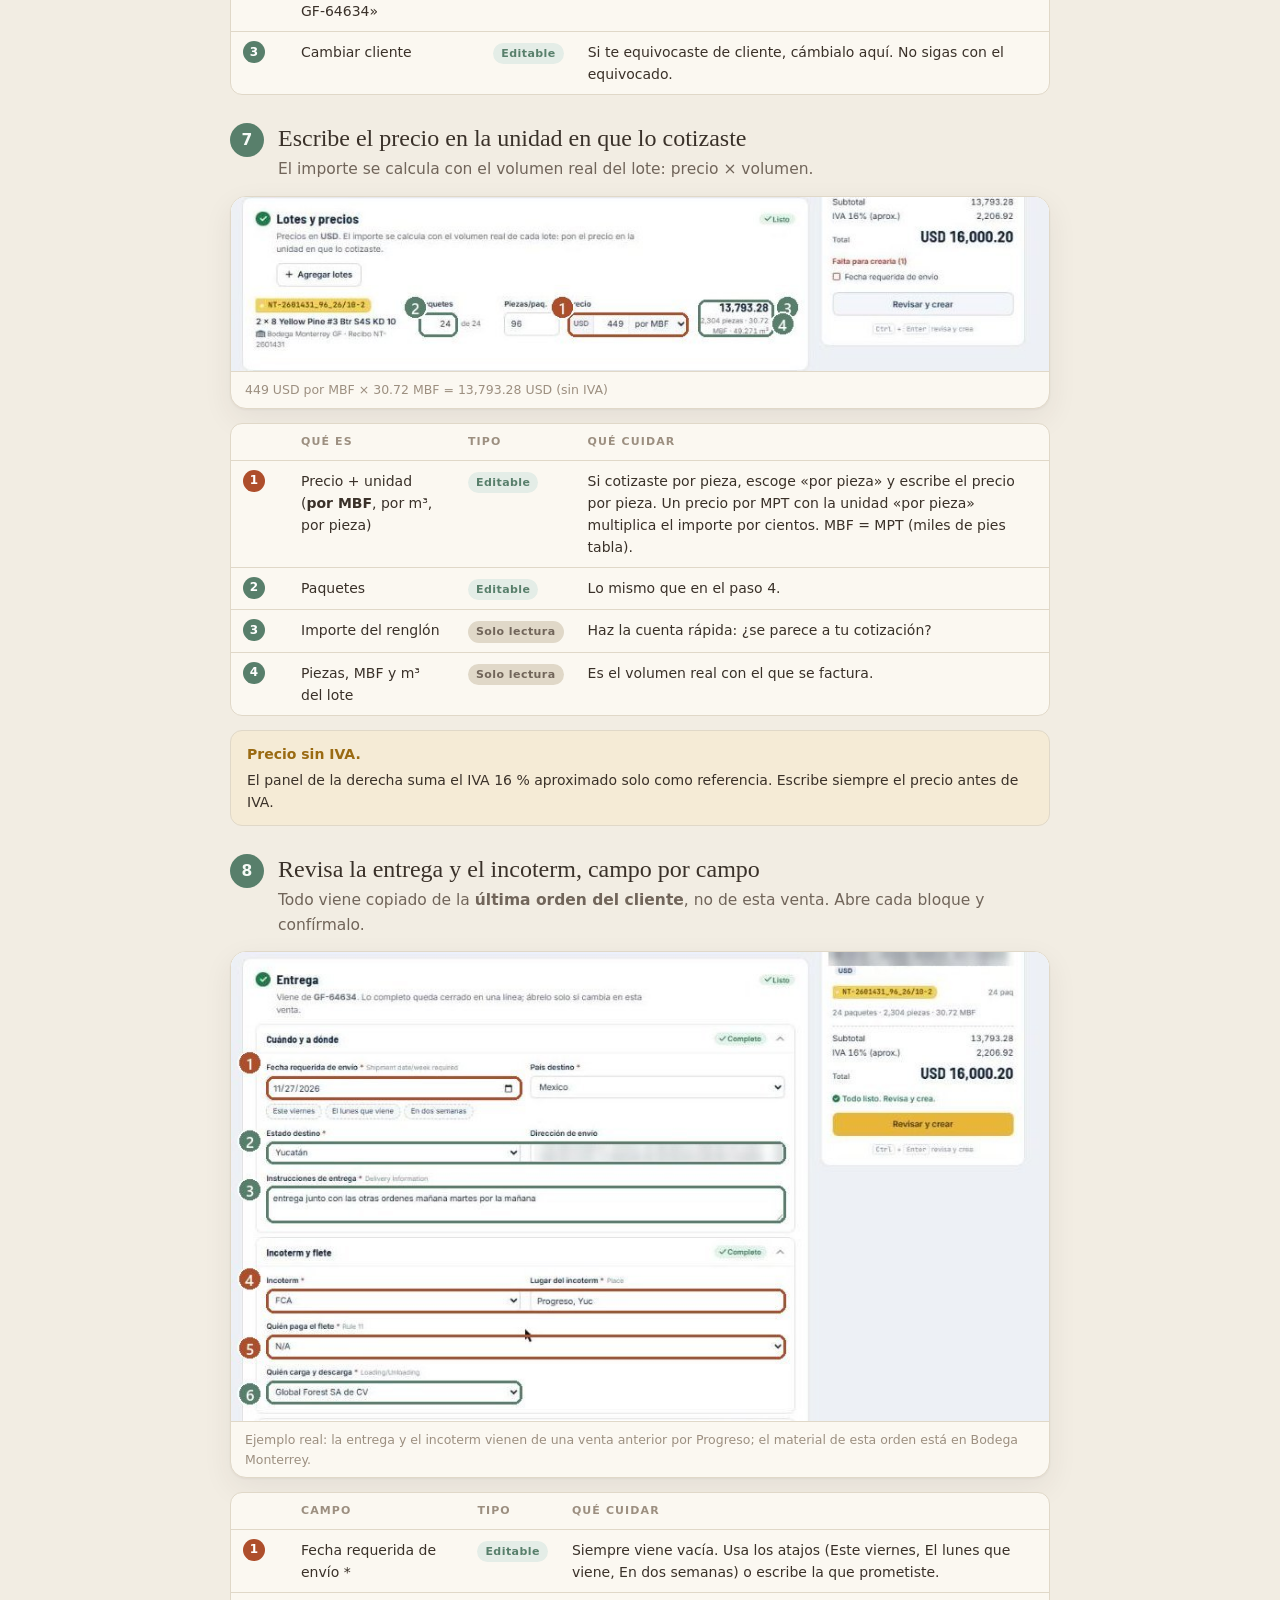
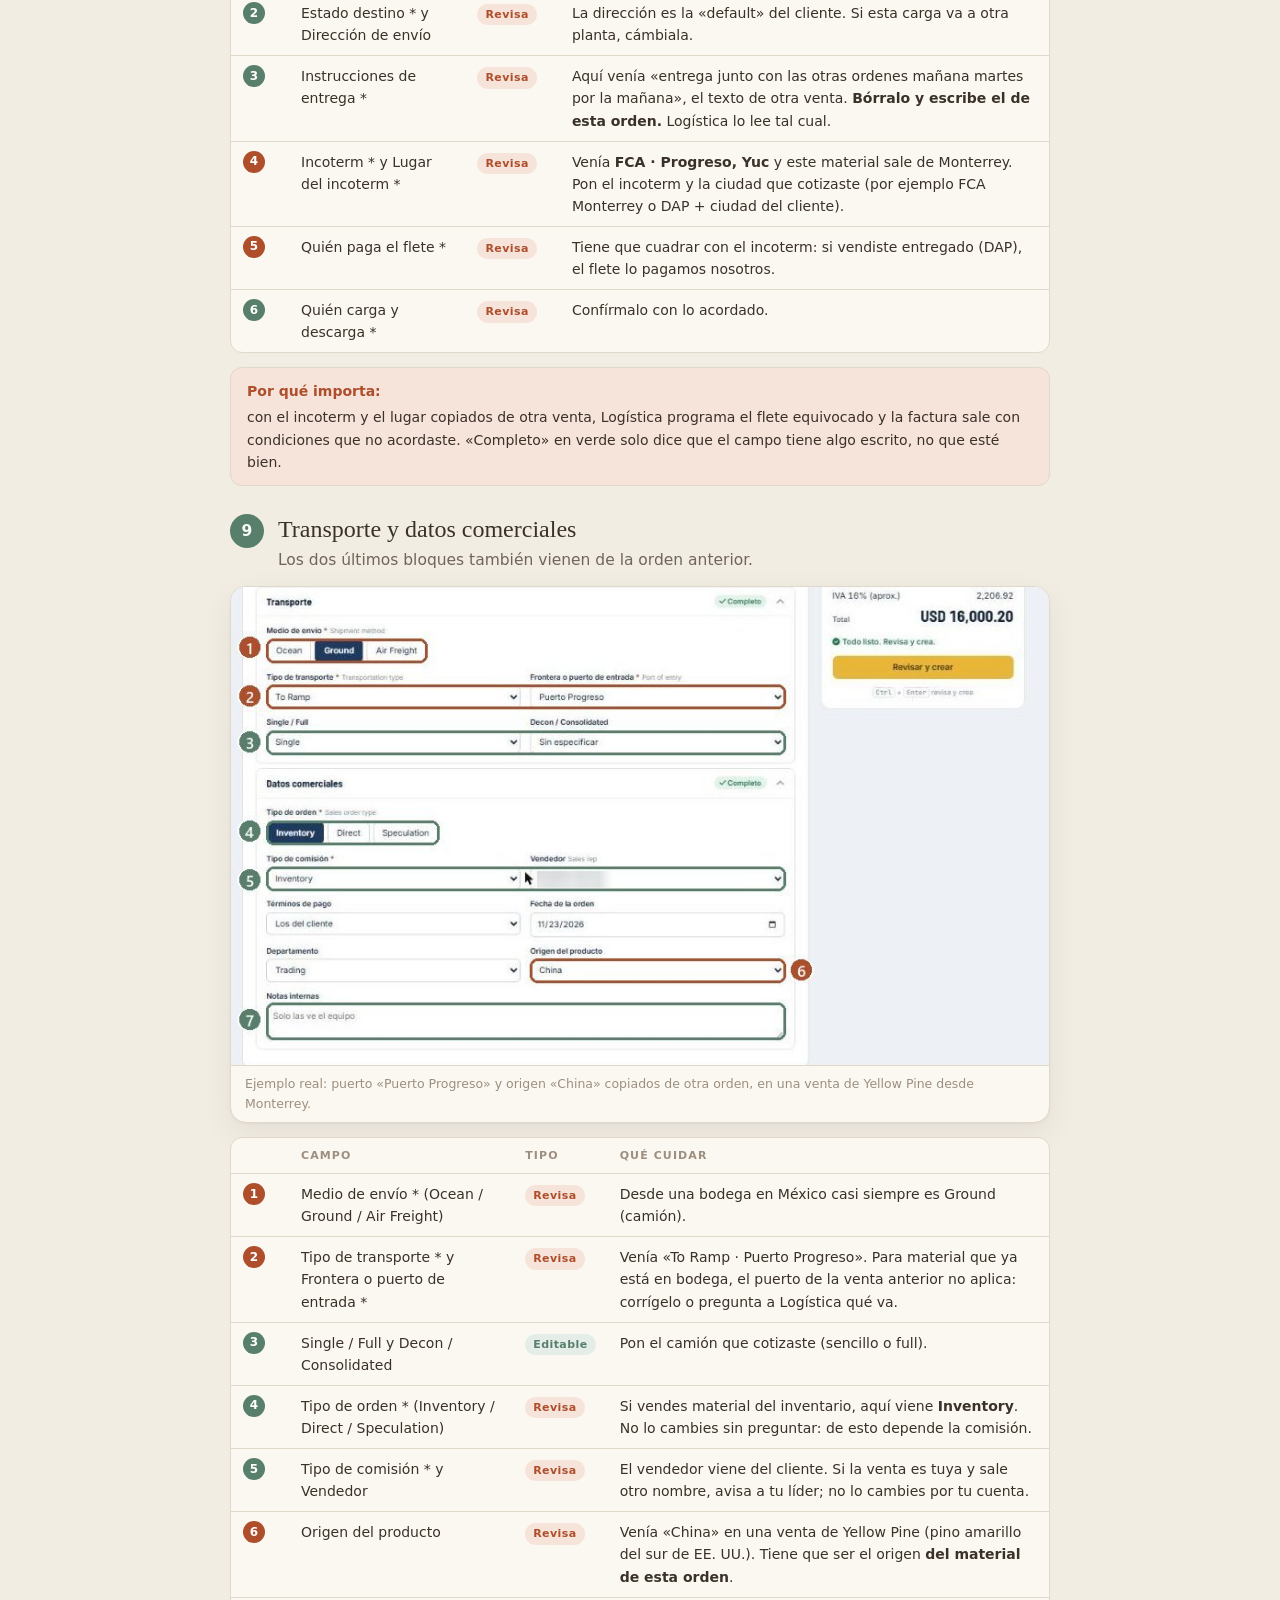
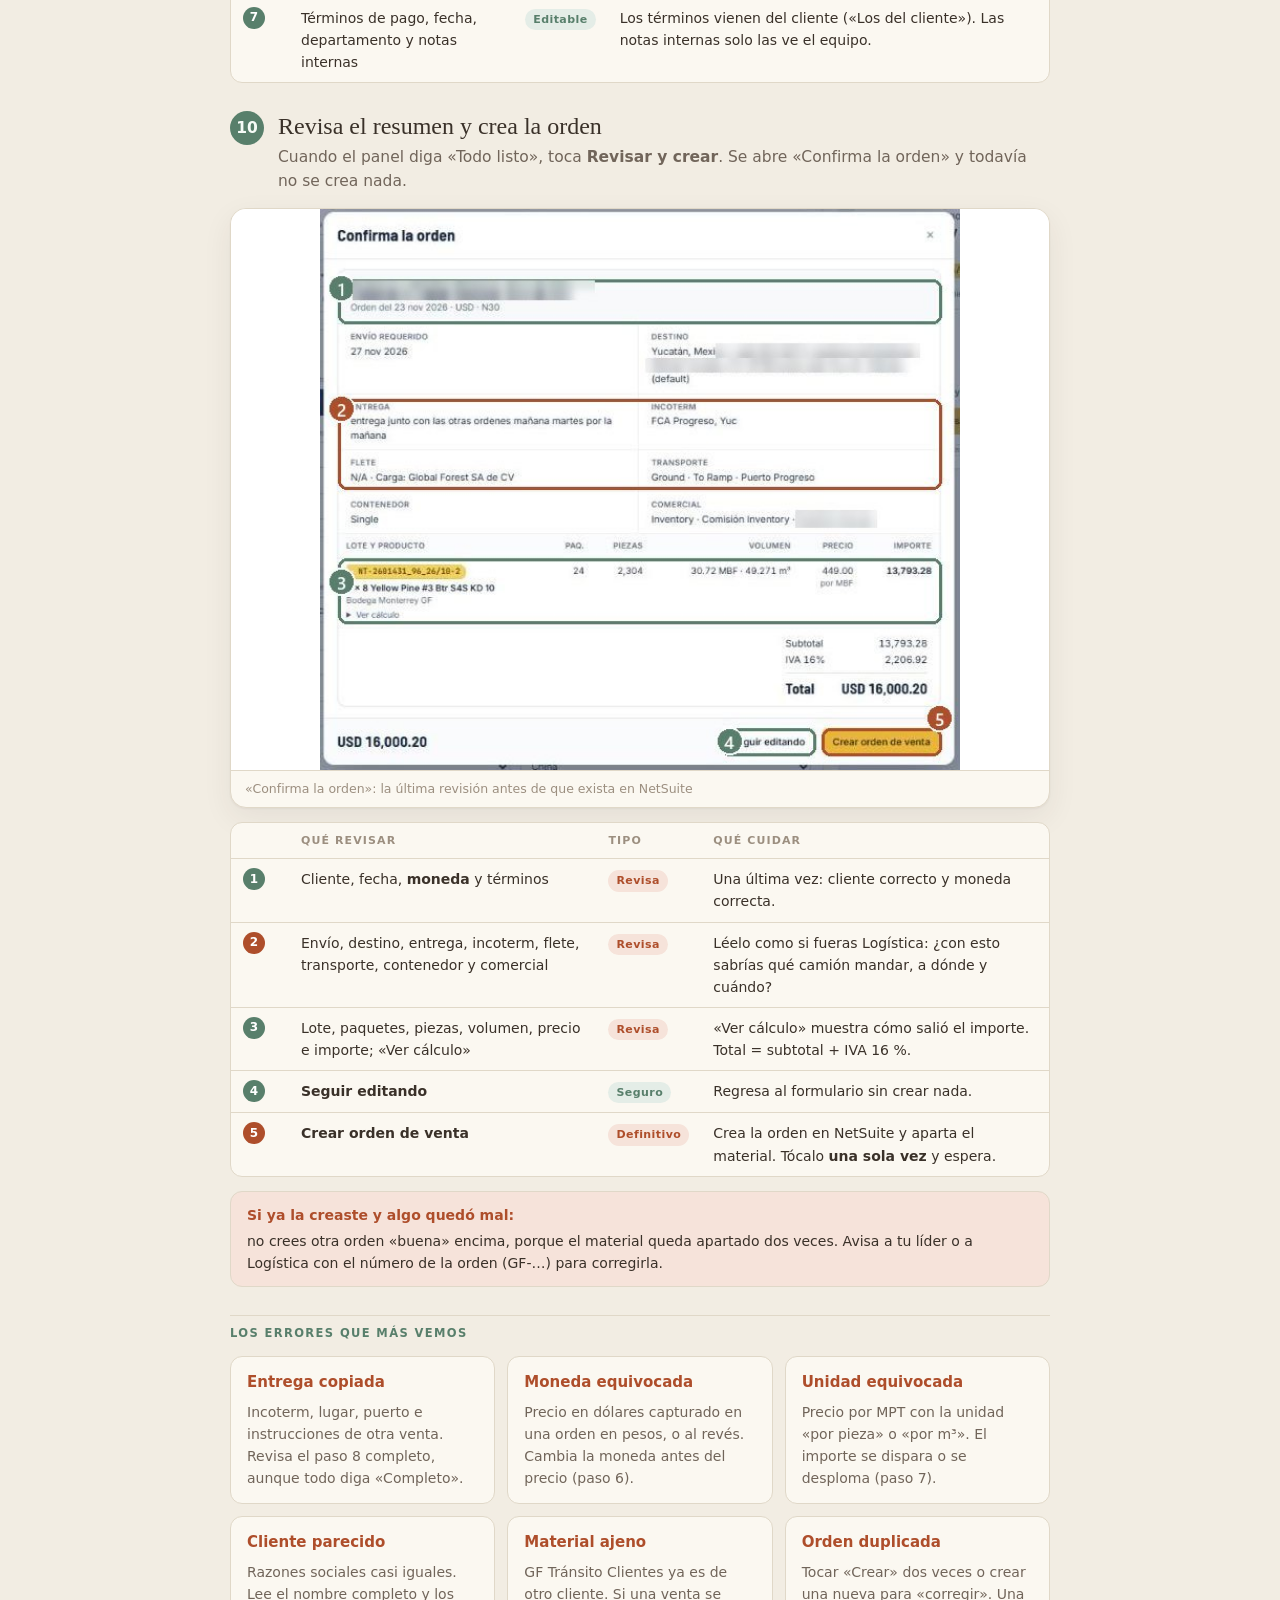
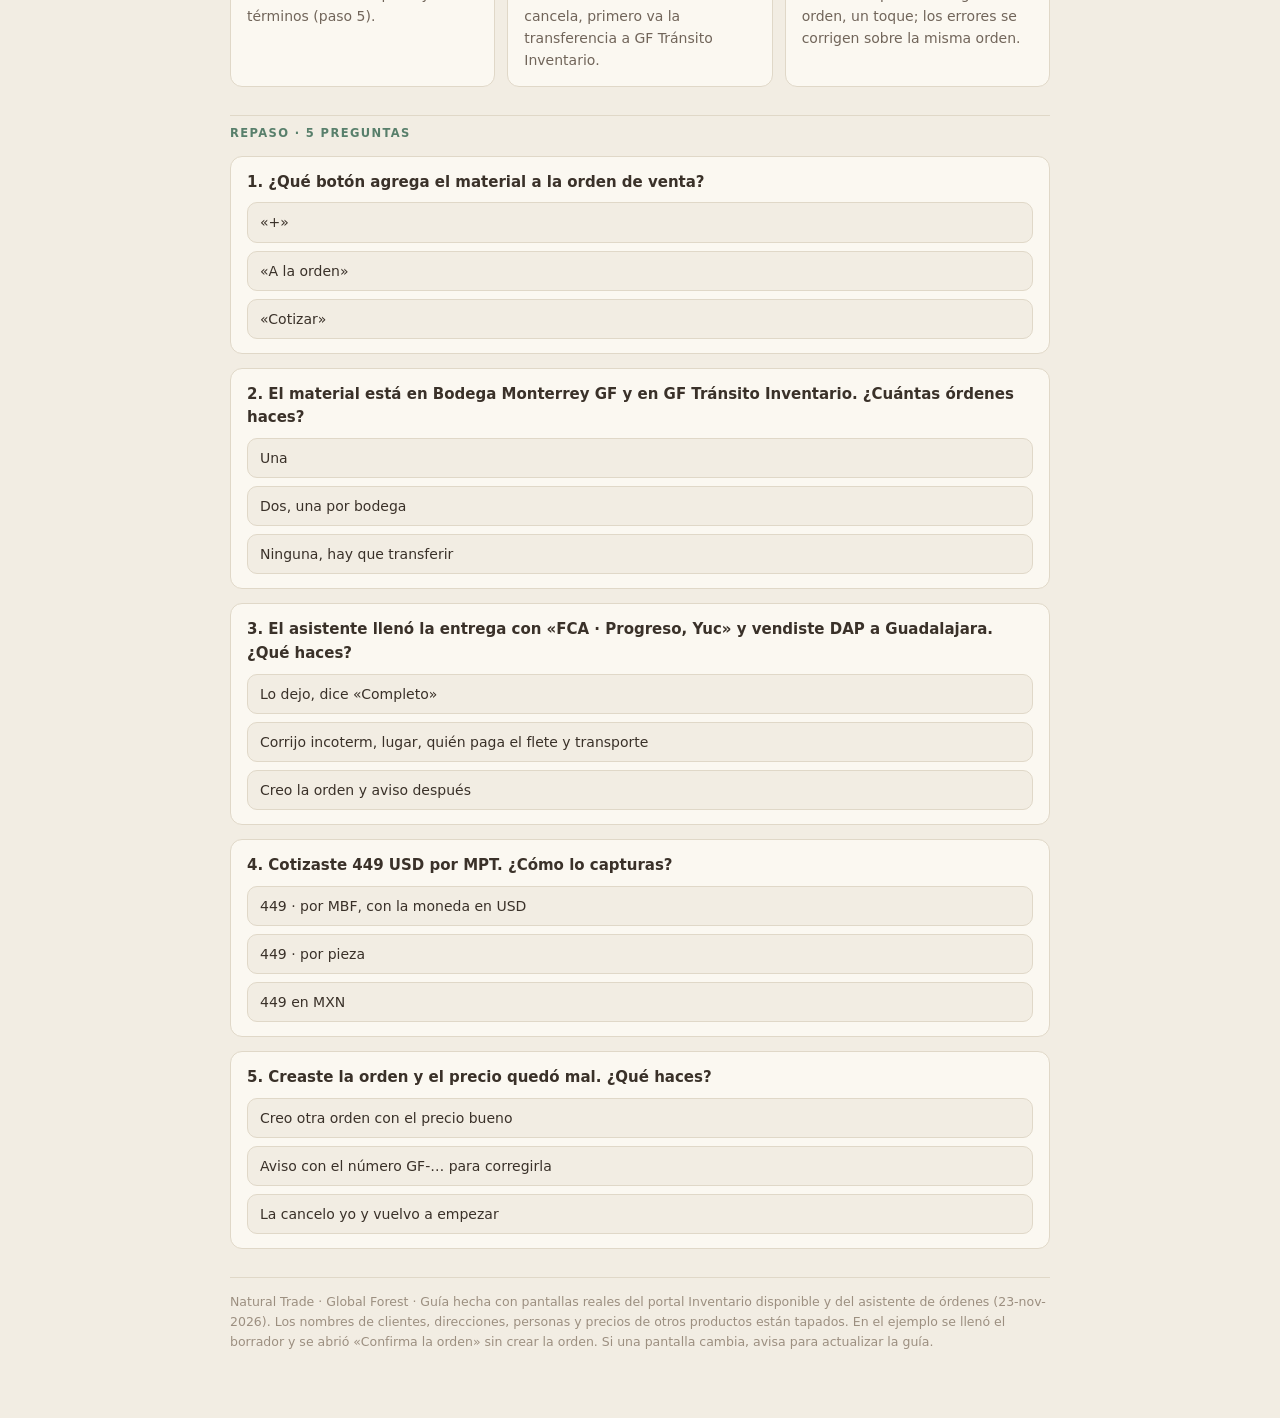
<file: guias/orden-de-venta/index.html>
<!doctype html>
<html lang="es">
<head>
<meta charset="utf-8">
<meta name="viewport" content="width=device-width,initial-scale=1">
<meta name="description" content="Guía de la Academia NT: cómo crear una orden de venta desde el Inventario, del portal al asistente de NetSuite, en 10 pasos con pantallas.">
<link rel="icon" href="../img/nt.png">
<title>Orden de venta desde el Inventario</title>
<style>
/* Layout: una columna de lectura (≈760px) con pasos numerados; cada paso = pantalla real + tabla de campos. Dueto Tierra. */
:root{
  --bg:#F2EDE3;--card:#FBF8F1;--line:#E0D8C8;--ink:#3A3129;--sub:#71655A;--faint:#9C8F80;
  --acc:#587F6B;--accInk:#F6FBF7;--acc2:#8A6F5B;--riesgo:#AE4E2B;--alerta:#9A6A12;--info:#3D6F9E;
  --okBg:#E4EDE7;--alertaBg:#F5EBD6;--riesgoBg:#F6E3DA;--infoBg:#E4EDF6;
  --shadow:0 1px 2px rgba(58,49,41,.05),0 10px 30px rgba(58,49,41,.07);
  --serif:"Iowan Old Style","Palatino Linotype",Palatino,Georgia,serif;
  --sans:system-ui,-apple-system,"Segoe UI",Roboto,sans-serif;
  --mono:ui-monospace,"SF Mono","Cascadia Mono",Consolas,monospace;
}
@media (prefers-color-scheme:dark){:root:not([data-theme="light"]){
  --bg:#1A1713;--card:#241F1A;--line:#3A322A;--ink:#F0EAE0;--sub:#BCAFA0;--faint:#8D8072;
  --acc:#8FB89F;--accInk:#17241C;--acc2:#C9A87F;--riesgo:#E0785A;--alerta:#E0B463;--info:#7FA8D8;
  --okBg:#1E2E24;--alertaBg:#33291A;--riesgoBg:#33211B;--infoBg:#1C2836;
  --shadow:0 1px 2px rgba(0,0,0,.3),0 14px 34px rgba(0,0,0,.45);color-scheme:dark}}
:root[data-theme="dark"]{
  --bg:#1A1713;--card:#241F1A;--line:#3A322A;--ink:#F0EAE0;--sub:#BCAFA0;--faint:#8D8072;
  --acc:#8FB89F;--accInk:#17241C;--acc2:#C9A87F;--riesgo:#E0785A;--alerta:#E0B463;--info:#7FA8D8;
  --okBg:#1E2E24;--alertaBg:#33291A;--riesgoBg:#33211B;--infoBg:#1C2836;
  --shadow:0 1px 2px rgba(0,0,0,.3),0 14px 34px rgba(0,0,0,.45);color-scheme:dark}
body{background:var(--bg);color:var(--ink);font-family:var(--sans);font-size:15.5px;line-height:1.58;
  padding-left:max(16px,env(safe-area-inset-left,0px));padding-right:max(16px,env(safe-area-inset-right,0px));padding-block:28px 60px}
.wrap{max-width:820px;margin:0 auto;display:flex;flex-direction:column;gap:28px}
header{display:flex;flex-direction:column;gap:10px}
.eyebrow{font-size:11.5px;font-weight:600;letter-spacing:.12em;text-transform:uppercase;color:var(--acc2)}
.regla{width:60px;height:3px;background:var(--acc2);border-radius:2px}
h1{font-family:var(--serif);font-weight:400;font-size:clamp(28px,5vw,40px);line-height:1.15;letter-spacing:-.01em;margin:0;text-wrap:balance}
h2{font-family:var(--serif);font-weight:500;font-size:24px;line-height:1.25;margin:0;text-wrap:balance}
h3{font-size:15px;font-weight:600;margin:0}
p{margin:0}
.lead{color:var(--sub);font-size:16.5px;max-width:65ch}
.chips{display:flex;flex-wrap:wrap;gap:8px}
.chip{font-size:12.5px;padding:4px 11px;border-radius:999px;border:1px solid var(--line);background:var(--card);color:var(--sub)}
.tag{display:inline-block;font-size:11px;font-weight:600;letter-spacing:.04em;padding:2px 8px;border-radius:999px;white-space:nowrap}
.t-ed{background:var(--okBg);color:var(--acc)}
.t-ro{background:var(--line);color:var(--sub)}
.t-ojo{background:var(--riesgoBg);color:var(--riesgo)}
.leyenda{display:flex;flex-wrap:wrap;gap:14px;font-size:13px;color:var(--sub);align-items:center}
.leyenda span{display:flex;align-items:center;gap:6px}
.punto{width:16px;height:16px;border-radius:50%;display:inline-block}
.antes{background:var(--card);border:1px solid var(--line);border-radius:16px;padding:20px 22px;box-shadow:var(--shadow);display:flex;flex-direction:column;gap:10px}
.antes ul,.paso ul{margin:0;padding-left:20px;display:flex;flex-direction:column;gap:6px}
.indice{display:flex;flex-wrap:wrap;gap:8px}
.indice a{font-size:13px;color:var(--acc);text-decoration:none;border:1px solid var(--line);border-radius:999px;padding:4px 11px;background:var(--card)}
.indice a:hover,.indice a:focus-visible{border-color:var(--acc);outline:none}
.fase{display:flex;align-items:center;gap:12px;padding-top:8px;border-top:1px solid var(--line)}
.fase .eyebrow{color:var(--acc)}
.paso{display:flex;flex-direction:column;gap:14px;scroll-margin-top:16px}
.paso-h{display:flex;gap:14px;align-items:flex-start}
.num{flex:none;width:34px;height:34px;border-radius:50%;background:var(--acc);color:var(--accInk);display:grid;place-items:center;font-weight:600;font-variant-numeric:tabular-nums}
.paso-h div{min-width:0;display:flex;flex-direction:column;gap:4px}
.paso-h p{color:var(--sub)}
figure{margin:0;background:var(--card);border:1px solid var(--line);border-radius:16px;overflow:hidden;box-shadow:var(--shadow)}
figure .lienzo{overflow-x:auto;background:#fff}
figure img{display:block;width:100%;height:auto;max-width:100%}
figure.chica img{max-width:640px;margin:0 auto}
figcaption{font-size:12.5px;color:var(--faint);padding:8px 14px;border-top:1px solid var(--line)}
.tabla{overflow-x:auto;border:1px solid var(--line);border-radius:12px;background:var(--card)}
table{border-collapse:collapse;width:100%;font-size:14px}
th{font-size:11px;font-weight:600;letter-spacing:.1em;text-transform:uppercase;color:var(--faint);text-align:left;padding:9px 12px;border-bottom:1px solid var(--line)}
td{padding:9px 12px;border-bottom:1px solid var(--line);vertical-align:top}
tr:last-child td{border-bottom:0}
td.n{width:34px}
.bola{width:22px;height:22px;border-radius:50%;display:grid;place-items:center;font-size:12px;font-weight:600;color:#fff}
.b-s{background:#587F6B}.b-r{background:#AE4E2B}
td.c{white-space:nowrap}
.aviso{border-radius:12px;padding:12px 16px;font-size:14px;display:flex;flex-direction:column;gap:4px}
.aviso b{font-weight:600}
.a-r{background:var(--riesgoBg);color:var(--ink);border:1px solid var(--line)}
.a-r b{color:var(--riesgo)}
.a-i{background:var(--infoBg);border:1px solid var(--line)}
.a-i b{color:var(--info)}
.a-a{background:var(--alertaBg);border:1px solid var(--line)}
.a-a b{color:var(--alerta)}
.errores{display:grid;grid-template-columns:repeat(auto-fit,minmax(240px,1fr));gap:12px}
.err{background:var(--card);border:1px solid var(--line);border-radius:12px;padding:14px 16px;display:flex;flex-direction:column;gap:6px;min-width:0}
.err h3{color:var(--riesgo)}
.err p{font-size:14px;color:var(--sub)}
.quiz{display:flex;flex-direction:column;gap:14px}
.q{background:var(--card);border:1px solid var(--line);border-radius:12px;padding:14px 16px;display:flex;flex-direction:column;gap:8px}
.q button{font:inherit;font-size:14px;text-align:left;padding:8px 12px;border-radius:10px;border:1px solid var(--line);background:var(--bg);color:var(--ink);cursor:pointer}
.q button:hover{border-color:var(--acc)}
.q button:focus-visible{outline:2px solid var(--acc);outline-offset:2px}
.q button.bien{background:var(--okBg);border-color:var(--acc)}
.q button.mal{background:var(--riesgoBg);border-color:var(--riesgo)}
.q .exp{font-size:13.5px;color:var(--sub)}
code,.mono{font-family:var(--mono);font-size:.9em}
footer{font-size:12.5px;color:var(--faint);border-top:1px solid var(--line);padding-top:14px}
@media (max-width:520px){td.c{white-space:normal}.paso-h{gap:10px}}
@media (prefers-reduced-motion:reduce){*{transition:none!important}}
.volver{display:inline-flex;align-items:center;gap:8px;color:var(--sub);text-decoration:none;font:600 13px/1 var(--sans);margin-bottom:18px}
.volver img{width:22px;height:22px;border-radius:6px;background:#F7F5EC;padding:2px}
</style>
</head>
<body>

<div class="wrap">
<a class="volver" href="../"><img src="../img/nt.png" alt="">Guías de la NT App</a>
<header>
  <div class="eyebrow">Guía 3 · Academia NT · Ventas</div>
  <div class="regla"></div>
  <h1>Cómo crear una orden de venta desde el Inventario</h1>
  <p class="lead">Del portal «Inventario disponible» al asistente de órdenes de NetSuite, pantalla por pantalla. Las pantallas son reales. Los números sobre cada imagen te dicen qué puedes cambiar y qué tienes que revisar antes de crear la orden.</p>
  <div class="chips"><span class="chip">10 pasos</span><span class="chip">≈ 6 minutos por orden</span><span class="chip">Portal Inventario → asistente de órdenes</span><span class="chip">Pantallas del 23-nov-2026</span></div>
</header>

<section class="antes">
  <h2>Antes de empezar</h2>
  <ul>
    <li>Ten a la mano lo que <b>cotizaste y acordaste</b> con el cliente: producto, largos, paquetes, precio y <b>en qué moneda y unidad</b> (por MPT/MBF, por m³ o por pieza), incoterm, lugar y fecha de envío.</li>
    <li>Una orden = <b>una sola empresa</b> (Natural Trade o Global Forest) y <b>una sola bodega</b>. Si el material está en dos bodegas, son dos órdenes.</li>
    <li>Solo se vende lo <b>disponible</b>. Lo que está en <b>GF Tránsito Clientes</b> ya es de otro cliente: no se vende. Si una venta se cancela, Logística lo pasa primero a GF Tránsito Inventario.</li>
    <li>El asistente <b>copia la entrega de la última orden del cliente</b>. Eso ahorra tiempo, pero es la causa número uno de errores: en el paso 8 la revisas campo por campo.</li>
  </ul>
  <div class="leyenda">
    <span><i class="punto b-s"></i> Número verde: lo puedes usar o cambiar</span>
    <span><i class="punto b-r"></i> Número rojo: revísalo siempre, aquí se cometen los errores</span>
  </div>
  <div class="leyenda">
    <span><i class="tag t-ed">Editable</i> lo cambias tú</span>
    <span><i class="tag t-ro">Solo lectura</i> lo pone el sistema</span>
    <span><i class="tag t-ojo">Revisa</i> viene lleno, pero puede venir mal</span>
  </div>
</section>

<nav class="indice" aria-label="Pasos">
  <a href="#paso-1">1 · Encuentra</a><a href="#paso-2">2 · A la orden</a><a href="#paso-3">3 · Embarque</a><a href="#paso-4">4 · Tally</a><a href="#paso-5">5 · Cliente</a><a href="#paso-6">6 · Moneda</a><a href="#paso-7">7 · Precio</a><a href="#paso-8">8 · Entrega</a><a href="#paso-9">9 · Transporte</a><a href="#paso-10">10 · Confirma</a><a href="#errores">Errores comunes</a><a href="#quiz">Repaso</a>
</nav>

<div class="fase"><span class="eyebrow">Parte A · Portal Inventario disponible</span></div>

<section class="paso" id="paso-1">
  <div class="paso-h"><span class="num">1</span><div><h2>Encuentra el material</h2><p>Abre NetSuite → portal <b>Inventario disponible</b>. Cada renglón es un producto; los cuadros son los largos con sus paquetes.</p></div></div>
  <figure><div class="lienzo"><img src="img/01-portal.jpg" alt="Portal Inventario disponible con filtros, bodegas, buscador y renglones de producto"></div><figcaption>Portal Inventario disponible · vista «Por largos»</figcaption></figure>
  <div class="tabla"><table>
    <tr><th></th><th>Qué es</th><th>Tipo</th><th>Qué cuidar</th></tr>
    <tr><td class="n"><span class="bola b-s">1</span></td><td>Filtros: empresa, bodega, especie, comprador, responsable, volumen, antigüedad</td><td class="c"><span class="tag t-ed">Editable</span></td><td>Si no ves algo, primero revisa que el filtro de <b>Empresa</b> y <b>Bodega</b> lo incluya.</td></tr>
    <tr><td class="n"><span class="bola b-s">2</span></td><td>Bodegas con su número de paquetes</td><td class="c"><span class="tag t-ed">Editable</span></td><td>Toca una para ver solo esa bodega. <b>GF Tránsito Clientes</b> no se vende.</td></tr>
    <tr><td class="n"><span class="bola b-s">3</span></td><td>Buscador</td><td class="c"><span class="tag t-ed">Editable</span></td><td>Acepta medida (<span class="mono">2x8 #3</span>, <span class="mono">86x137</span>), PO (<span class="mono">GF-48061</span>) o lote.</td></tr>
    <tr><td class="n"><span class="bola b-s">4</span></td><td>Largos y paquetes disponibles (8′ a 22′, RL)</td><td class="c"><span class="tag t-ro">Solo lectura</span></td><td>Pasa el cursor por un largo para ver piezas por paquete. El color dice la antigüedad (verde 0–60 d, café 61–180 d, rojo +180 d).</td></tr>
    <tr><td class="n"><span class="bola b-s">5</span></td><td>Precio de lista y su unidad (<span class="mono">/MPT</span>)</td><td class="c"><span class="tag t-ro">Referencia</span></td><td>Es el precio sugerido. El precio real lo escribes en el paso 7.</td></tr>
    <tr><td class="n"><span class="bola b-r">6</span></td><td>Botón <b>«A la orden»</b></td><td class="c"><span class="tag t-ojo">Revisa</span></td><td>Es el que agrega el material a la orden de venta. No lo confundas con <b>«+»</b>, que es para <i>cotizar</i> varios productos (hace un PDF, no una orden).</td></tr>
  </table></div>
  <div class="aviso a-i"><b>Lee la etiqueta del renglón.</b> «En tránsito · llega 25-nov» = viene en camino. «En patio desde… falta transfer» = Logística no ha hecho el traspaso. «Devolución GF-552» = material devuelto, en su propio renglón. Si dudas si ya se puede vender, pregunta a Logística antes de prometer fecha.</div>
</section>

<section class="paso" id="paso-2">
  <div class="paso-h"><span class="num">2</span><div><h2>Agrégalo a la orden</h2><p>Toca <b>«A la orden»</b> en cada producto que vas a vender. Abajo aparece una barra oscura con lo que llevas.</p></div></div>
  <figure><div class="lienzo"><img src="img/02-a-la-orden.jpg" loading="lazy" alt="Barra inferior con el embarque seleccionado y el botón Crear orden de venta"></div><figcaption>Barra de la orden: 1 embarque · Bodega Monterrey GF · 24 paq · ≈ 1.0 sencillo</figcaption></figure>
  <div class="tabla"><table>
    <tr><th></th><th>Qué es</th><th>Tipo</th><th>Qué cuidar</th></tr>
    <tr><td class="n"><span class="bola b-r">1</span></td><td>«A la orden» del producto</td><td class="c"><span class="tag t-ed">Editable</span></td><td>Vuelve a tocarlo para quitarlo. Puedes agregar varios productos <b>de la misma bodega</b>.</td></tr>
    <tr><td class="n"><span class="bola b-s">2</span></td><td>Resumen: embarques, bodega, paquetes, volumen y camiones (sencillo/full)</td><td class="c"><span class="tag t-ro">Solo lectura</span></td><td>Úsalo para saber si llenas el camión que cotizaste.</td></tr>
    <tr><td class="n"><span class="bola b-r">3</span></td><td><b>Crear orden de venta</b></td><td class="c"><span class="tag t-ojo">Revisa</span></td><td>Abre el paso 4. Si en la barra dice «solo para transferir», es material de GF Tránsito Clientes: no se puede vender.</td></tr>
    <tr><td class="n"><span class="bola b-s">4</span></td><td>Contador arriba «(1 selected)» y el mismo botón</td><td class="c"><span class="tag t-ro">Solo lectura</span></td><td>Es el mismo botón que el de la barra.</td></tr>
  </table></div>
</section>

<section class="paso" id="paso-3">
  <div class="paso-h"><span class="num">3</span><div><h2>Revisa de qué embarque sale</h2><p>Toca el nombre del producto para abrir el detalle. Ahí ves cada lote, su PO y su fecha de recepción.</p></div></div>
  <figure><div class="lienzo"><img src="img/03-detalle-embarque.jpg" loading="lazy" alt="Detalle del embarque con lote, largo, paquetes, piezas por paquete y recepción"></div><figcaption>Detalle: PO GF-48061 · lote NT-2601431_96_26/10-2 · 24 paq de 10′ · 96 pzas/paq</figcaption></figure>
  <div class="tabla"><table>
    <tr><th></th><th>Qué es</th><th>Tipo</th><th>Qué cuidar</th></tr>
    <tr><td class="n"><span class="bola b-s">1</span></td><td>«En la orden ✓»</td><td class="c"><span class="tag t-ro">Estado</span></td><td>Confirma que este embarque ya va en tu orden.</td></tr>
    <tr><td class="n"><span class="bola b-s">2</span></td><td>Bodega y PO de compra</td><td class="c"><span class="tag t-ro">Solo lectura</span></td><td>La bodega aquí es la que va a salir en la orden. Comprueba que sea la que le dijiste al cliente.</td></tr>
    <tr><td class="n"><span class="bola b-s">3</span></td><td>Lote, largo, paquetes, piezas por paquete, recepción</td><td class="c"><span class="tag t-ro">Solo lectura</span></td><td>Si las piezas por paquete no coinciden con lo que vio el cliente, avisa antes de vender.</td></tr>
    <tr><td class="n"><span class="bola b-s">4</span></td><td>Comprador, responsable, precio, fecha, comentario y fotos</td><td class="c"><span class="tag t-ro">Consulta</span></td><td>Lee el <b>Comentario</b>: a veces dice si el material está apartado o tiene algún detalle.</td></tr>
  </table></div>
</section>

<section class="paso" id="paso-4">
  <div class="paso-h"><span class="num">4</span><div><h2>Escoge cuántos paquetes de cada largo</h2><p>La ventana <b>Crear orden de venta</b> arranca en 0. Tú escribes los paquetes por largo: este es el tally que se va a vender.</p></div></div>
  <figure class="chica"><div class="lienzo"><img src="img/04-tally.jpg" loading="lazy" alt="Ventana Crear orden de venta con tally por largo"></div><figcaption>Ventana «Crear orden de venta» con «Todo» aplicado: 24 paq de 10′</figcaption></figure>
  <div class="tabla"><table>
    <tr><th></th><th>Qué es</th><th>Tipo</th><th>Qué cuidar</th></tr>
    <tr><td class="n"><span class="bola b-s">1</span></td><td>Meta en sencillos + «Llenar con lo más viejo» / «Poner todo en 0»</td><td class="c"><span class="tag t-ed">Editable</span></td><td>Si vendes «un camión», pon la meta y deja que llene con el material más antiguo primero.</td></tr>
    <tr><td class="n"><span class="bola b-s">2</span></td><td>Cómo venían los contenedores (de la ICPO)</td><td class="c"><span class="tag t-ro">Solo lectura</span></td><td>Te dice si estás partiendo un contenedor. Úsalo para no dejar sobrantes sueltos.</td></tr>
    <tr><td class="n"><span class="bola b-s">3</span></td><td>«Todo» / «Nada» por producto</td><td class="c"><span class="tag t-ed">Editable</span></td><td>«Todo» pone todo lo disponible del producto.</td></tr>
    <tr><td class="n"><span class="bola b-r">4</span></td><td><b>Paq a la orden</b> por largo</td><td class="c"><span class="tag t-ed">Editable</span></td><td>Escribe exactamente los paquetes acordados. No puede pasar de «Disponibles».</td></tr>
    <tr><td class="n"><span class="bola b-s">5</span></td><td>Tally a la orden: paquetes, volumen y camiones</td><td class="c"><span class="tag t-ro">Solo lectura</span></td><td>Compáralo con tu cotización antes de seguir.</td></tr>
    <tr><td class="n"><span class="bola b-r">6</span></td><td>«Continuar en el asistente de órdenes →»</td><td class="c"><span class="tag t-ojo">Revisa</span></td><td>Abre una <b>pestaña nueva</b>. Si el navegador la bloquea, permite ventanas emergentes de NetSuite.</td></tr>
  </table></div>
  <div class="aviso a-r"><b>El sistema te detiene si…</b> mezclas bodegas («No se pueden mezclar bodegas en una misma orden de venta»), mezclas empresas, o incluyes material de GF Tránsito Clientes. No lo brinques: haz una orden por bodega o pide la transferencia a Logística.</div>
</section>

<div class="fase"><span class="eyebrow">Parte B · Asistente «Nueva orden de venta» (NetSuite)</span></div>

<section class="paso" id="paso-5">
  <div class="paso-h"><span class="num">5</span><div><h2>Elige al cliente</h2><p>El asistente llega con tus lotes ya cargados. A la derecha está el borrador con lo que falta para crear la orden.</p></div></div>
  <figure><div class="lienzo"><img src="img/05-asistente-cliente.jpg" loading="lazy" alt="Asistente Nueva orden de venta: buscador de cliente, clientes recientes, lote y panel de borrador"></div><figcaption>Asistente «Nueva orden de venta» recién abierto</figcaption></figure>
  <div class="tabla"><table>
    <tr><th></th><th>Qué es</th><th>Tipo</th><th>Qué cuidar</th></tr>
    <tr><td class="n"><span class="bola b-r">1</span></td><td>Buscar cliente</td><td class="c"><span class="tag t-ed">Editable</span></td><td>Escribe el nombre y verifica la <b>razón social completa</b>. Hay razones sociales muy parecidas.</td></tr>
    <tr><td class="n"><span class="bola b-s">2</span></td><td>Clientes recientes de la empresa</td><td class="c"><span class="tag t-ed">Atajo</span></td><td>Solo es un atajo. Que salga aquí no quiere decir que sea tu cliente.</td></tr>
    <tr><td class="n"><span class="bola b-s">3</span></td><td>Paquetes «de 24»</td><td class="c"><span class="tag t-ed">Editable</span></td><td>Viene con lo que pusiste en el paso 4. Aquí todavía lo puedes bajar.</td></tr>
    <tr><td class="n"><span class="bola b-s">4</span></td><td>Piezas por paquete</td><td class="c"><span class="tag t-ed">Editable</span></td><td>Viene del lote. <b>No lo cambies</b> salvo que Logística confirme que el físico es distinto: cambia el volumen y el importe.</td></tr>
    <tr><td class="n"><span class="bola b-r">5</span></td><td>Precio y unidad</td><td class="c"><span class="tag t-ed">Editable</span></td><td>Se llena en el paso 7, después de elegir al cliente y la moneda.</td></tr>
    <tr><td class="n"><span class="bola b-s">6</span></td><td>«Falta para crearla»</td><td class="c"><span class="tag t-ro">Solo lectura</span></td><td>Lista viva de lo que falta. No puedes crear hasta que diga «Todo listo».</td></tr>
  </table></div>
  <div class="aviso a-i"><b>Botón «Agregar lotes» y la ×.</b> Puedes sumar otro lote o quitar uno aquí mismo, pero sigue la regla de una sola bodega. Para no equivocarte, mejor regresa al portal («← Volver al portal») y arma la selección desde ahí.</div>
</section>

<section class="paso" id="paso-6">
  <div class="paso-h"><span class="num">6</span><div><h2>Revisa la moneda</h2><p>Al elegir al cliente, el asistente pone su moneda, términos y vendedor, y copia la entrega de su última orden.</p></div></div>
  <figure><div class="lienzo"><img src="img/06-moneda.jpg" loading="lazy" alt="Cliente elegido con selector de moneda MXN y USD"></div><figcaption>Cliente elegido. En este caso el asistente propuso MXN; la cotización era en USD.</figcaption></figure>
  <div class="tabla"><table>
    <tr><th></th><th>Qué es</th><th>Tipo</th><th>Qué cuidar</th></tr>
    <tr><td class="n"><span class="bola b-r">1</span></td><td><b>Moneda MXN / USD</b></td><td class="c"><span class="tag t-ojo">Revisa</span></td><td>Tiene que ser la moneda en la que cotizaste. En la prueba, la tarjeta del cliente decía «USD · Última orden», pero el asistente marcó <b>MXN</b>. Cámbiala <b>antes</b> de poner el precio.</td></tr>
    <tr><td class="n"><span class="bola b-s">2</span></td><td>«La entrega viene llena con su última orden, GF-64634»</td><td class="c"><span class="tag t-ro">Aviso</span></td><td>Te dice de qué orden se copió la entrega. La revisas en el paso 8.</td></tr>
    <tr><td class="n"><span class="bola b-s">3</span></td><td>Cambiar cliente</td><td class="c"><span class="tag t-ed">Editable</span></td><td>Si te equivocaste de cliente, cámbialo aquí. No sigas con el equivocado.</td></tr>
  </table></div>
</section>

<section class="paso" id="paso-7">
  <div class="paso-h"><span class="num">7</span><div><h2>Escribe el precio en la unidad en que lo cotizaste</h2><p>El importe se calcula con el volumen real del lote: precio × volumen.</p></div></div>
  <figure><div class="lienzo"><img src="img/07-precio.jpg" loading="lazy" alt="Línea de lote con precio 449 USD por MBF e importe 13,793.28"></div><figcaption>449 USD por MBF × 30.72 MBF = 13,793.28 USD (sin IVA)</figcaption></figure>
  <div class="tabla"><table>
    <tr><th></th><th>Qué es</th><th>Tipo</th><th>Qué cuidar</th></tr>
    <tr><td class="n"><span class="bola b-r">1</span></td><td>Precio + unidad (<b>por MBF</b>, por m³, por pieza)</td><td class="c"><span class="tag t-ed">Editable</span></td><td>Si cotizaste por pieza, escoge «por pieza» y escribe el precio por pieza. Un precio por MPT con la unidad «por pieza» multiplica el importe por cientos. MBF = MPT (miles de pies tabla).</td></tr>
    <tr><td class="n"><span class="bola b-s">2</span></td><td>Paquetes</td><td class="c"><span class="tag t-ed">Editable</span></td><td>Lo mismo que en el paso 4.</td></tr>
    <tr><td class="n"><span class="bola b-s">3</span></td><td>Importe del renglón</td><td class="c"><span class="tag t-ro">Solo lectura</span></td><td>Haz la cuenta rápida: ¿se parece a tu cotización?</td></tr>
    <tr><td class="n"><span class="bola b-s">4</span></td><td>Piezas, MBF y m³ del lote</td><td class="c"><span class="tag t-ro">Solo lectura</span></td><td>Es el volumen real con el que se factura.</td></tr>
  </table></div>
  <div class="aviso a-a"><b>Precio sin IVA.</b> El panel de la derecha suma el IVA 16 % aproximado solo como referencia. Escribe siempre el precio antes de IVA.</div>
</section>

<section class="paso" id="paso-8">
  <div class="paso-h"><span class="num">8</span><div><h2>Revisa la entrega y el incoterm, campo por campo</h2><p>Todo viene copiado de la <b>última orden del cliente</b>, no de esta venta. Abre cada bloque y confírmalo.</p></div></div>
  <figure><div class="lienzo"><img src="img/08-entrega-incoterm.jpg" loading="lazy" alt="Bloques Cuándo y a dónde e Incoterm y flete"></div><figcaption>Ejemplo real: la entrega y el incoterm vienen de una venta anterior por Progreso; el material de esta orden está en Bodega Monterrey.</figcaption></figure>
  <div class="tabla"><table>
    <tr><th></th><th>Campo</th><th>Tipo</th><th>Qué cuidar</th></tr>
    <tr><td class="n"><span class="bola b-r">1</span></td><td>Fecha requerida de envío *</td><td class="c"><span class="tag t-ed">Editable</span></td><td>Siempre viene vacía. Usa los atajos (Este viernes, El lunes que viene, En dos semanas) o escribe la que prometiste.</td></tr>
    <tr><td class="n"><span class="bola b-s">2</span></td><td>Estado destino * y Dirección de envío</td><td class="c"><span class="tag t-ojo">Revisa</span></td><td>La dirección es la «default» del cliente. Si esta carga va a otra planta, cámbiala.</td></tr>
    <tr><td class="n"><span class="bola b-s">3</span></td><td>Instrucciones de entrega *</td><td class="c"><span class="tag t-ojo">Revisa</span></td><td>Aquí venía «entrega junto con las otras ordenes mañana martes por la mañana», el texto de otra venta. <b>Bórralo y escribe el de esta orden.</b> Logística lo lee tal cual.</td></tr>
    <tr><td class="n"><span class="bola b-r">4</span></td><td>Incoterm * y Lugar del incoterm *</td><td class="c"><span class="tag t-ojo">Revisa</span></td><td>Venía <b>FCA · Progreso, Yuc</b> y este material sale de Monterrey. Pon el incoterm y la ciudad que cotizaste (por ejemplo FCA Monterrey o DAP + ciudad del cliente).</td></tr>
    <tr><td class="n"><span class="bola b-r">5</span></td><td>Quién paga el flete *</td><td class="c"><span class="tag t-ojo">Revisa</span></td><td>Tiene que cuadrar con el incoterm: si vendiste entregado (DAP), el flete lo pagamos nosotros.</td></tr>
    <tr><td class="n"><span class="bola b-s">6</span></td><td>Quién carga y descarga *</td><td class="c"><span class="tag t-ojo">Revisa</span></td><td>Confírmalo con lo acordado.</td></tr>
  </table></div>
  <div class="aviso a-r"><b>Por qué importa:</b> con el incoterm y el lugar copiados de otra venta, Logística programa el flete equivocado y la factura sale con condiciones que no acordaste. «Completo» en verde solo dice que el campo tiene algo escrito, no que esté bien.</div>
</section>

<section class="paso" id="paso-9">
  <div class="paso-h"><span class="num">9</span><div><h2>Transporte y datos comerciales</h2><p>Los dos últimos bloques también vienen de la orden anterior.</p></div></div>
  <figure><div class="lienzo"><img src="img/09-transporte-comercial.jpg" loading="lazy" alt="Bloques Transporte y Datos comerciales"></div><figcaption>Ejemplo real: puerto «Puerto Progreso» y origen «China» copiados de otra orden, en una venta de Yellow Pine desde Monterrey.</figcaption></figure>
  <div class="tabla"><table>
    <tr><th></th><th>Campo</th><th>Tipo</th><th>Qué cuidar</th></tr>
    <tr><td class="n"><span class="bola b-r">1</span></td><td>Medio de envío * (Ocean / Ground / Air Freight)</td><td class="c"><span class="tag t-ojo">Revisa</span></td><td>Desde una bodega en México casi siempre es Ground (camión).</td></tr>
    <tr><td class="n"><span class="bola b-r">2</span></td><td>Tipo de transporte * y Frontera o puerto de entrada *</td><td class="c"><span class="tag t-ojo">Revisa</span></td><td>Venía «To Ramp · Puerto Progreso». Para material que ya está en bodega, el puerto de la venta anterior no aplica: corrígelo o pregunta a Logística qué va.</td></tr>
    <tr><td class="n"><span class="bola b-s">3</span></td><td>Single / Full y Decon / Consolidated</td><td class="c"><span class="tag t-ed">Editable</span></td><td>Pon el camión que cotizaste (sencillo o full).</td></tr>
    <tr><td class="n"><span class="bola b-s">4</span></td><td>Tipo de orden * (Inventory / Direct / Speculation)</td><td class="c"><span class="tag t-ojo">Revisa</span></td><td>Si vendes material del inventario, aquí viene <b>Inventory</b>. No lo cambies sin preguntar: de esto depende la comisión.</td></tr>
    <tr><td class="n"><span class="bola b-s">5</span></td><td>Tipo de comisión * y Vendedor</td><td class="c"><span class="tag t-ojo">Revisa</span></td><td>El vendedor viene del cliente. Si la venta es tuya y sale otro nombre, avisa a tu líder; no lo cambies por tu cuenta.</td></tr>
    <tr><td class="n"><span class="bola b-r">6</span></td><td>Origen del producto</td><td class="c"><span class="tag t-ojo">Revisa</span></td><td>Venía «China» en una venta de Yellow Pine (pino amarillo del sur de EE. UU.). Tiene que ser el origen <b>del material de esta orden</b>.</td></tr>
    <tr><td class="n"><span class="bola b-s">7</span></td><td>Términos de pago, fecha, departamento y notas internas</td><td class="c"><span class="tag t-ed">Editable</span></td><td>Los términos vienen del cliente («Los del cliente»). Las notas internas solo las ve el equipo.</td></tr>
  </table></div>
</section>

<section class="paso" id="paso-10">
  <div class="paso-h"><span class="num">10</span><div><h2>Revisa el resumen y crea la orden</h2><p>Cuando el panel diga «Todo listo», toca <b>Revisar y crear</b>. Se abre «Confirma la orden» y todavía no se crea nada.</p></div></div>
  <figure class="chica"><div class="lienzo"><img src="img/10-confirma.jpg" loading="lazy" alt="Ventana Confirma la orden con el resumen completo"></div><figcaption>«Confirma la orden»: la última revisión antes de que exista en NetSuite</figcaption></figure>
  <div class="tabla"><table>
    <tr><th></th><th>Qué revisar</th><th>Tipo</th><th>Qué cuidar</th></tr>
    <tr><td class="n"><span class="bola b-s">1</span></td><td>Cliente, fecha, <b>moneda</b> y términos</td><td class="c"><span class="tag t-ojo">Revisa</span></td><td>Una última vez: cliente correcto y moneda correcta.</td></tr>
    <tr><td class="n"><span class="bola b-r">2</span></td><td>Envío, destino, entrega, incoterm, flete, transporte, contenedor y comercial</td><td class="c"><span class="tag t-ojo">Revisa</span></td><td>Léelo como si fueras Logística: ¿con esto sabrías qué camión mandar, a dónde y cuándo?</td></tr>
    <tr><td class="n"><span class="bola b-s">3</span></td><td>Lote, paquetes, piezas, volumen, precio e importe; «Ver cálculo»</td><td class="c"><span class="tag t-ojo">Revisa</span></td><td>«Ver cálculo» muestra cómo salió el importe. Total = subtotal + IVA 16 %.</td></tr>
    <tr><td class="n"><span class="bola b-s">4</span></td><td><b>Seguir editando</b></td><td class="c"><span class="tag t-ed">Seguro</span></td><td>Regresa al formulario sin crear nada.</td></tr>
    <tr><td class="n"><span class="bola b-r">5</span></td><td><b>Crear orden de venta</b></td><td class="c"><span class="tag t-ojo">Definitivo</span></td><td>Crea la orden en NetSuite y aparta el material. Tócalo <b>una sola vez</b> y espera.</td></tr>
  </table></div>
  <div class="aviso a-r"><b>Si ya la creaste y algo quedó mal:</b> no crees otra orden «buena» encima, porque el material queda apartado dos veces. Avisa a tu líder o a Logística con el número de la orden (GF-…) para corregirla.</div>
</section>

<section class="paso" id="errores">
  <div class="fase"><span class="eyebrow">Los errores que más vemos</span></div>
  <div class="errores">
    <div class="err"><h3>Entrega copiada</h3><p>Incoterm, lugar, puerto e instrucciones de otra venta. Revisa el paso 8 completo, aunque todo diga «Completo».</p></div>
    <div class="err"><h3>Moneda equivocada</h3><p>Precio en dólares capturado en una orden en pesos, o al revés. Cambia la moneda antes del precio (paso 6).</p></div>
    <div class="err"><h3>Unidad equivocada</h3><p>Precio por MPT con la unidad «por pieza» o «por m³». El importe se dispara o se desploma (paso 7).</p></div>
    <div class="err"><h3>Cliente parecido</h3><p>Razones sociales casi iguales. Lee el nombre completo y los términos (paso 5).</p></div>
    <div class="err"><h3>Material ajeno</h3><p>GF Tránsito Clientes ya es de otro cliente. Si una venta se cancela, primero va la transferencia a GF Tránsito Inventario.</p></div>
    <div class="err"><h3>Orden duplicada</h3><p>Tocar «Crear» dos veces o crear una nueva para «corregir». Una orden, un toque; los errores se corrigen sobre la misma orden.</p></div>
  </div>
</section>

<section class="paso" id="quiz">
  <div class="fase"><span class="eyebrow">Repaso · 5 preguntas</span></div>
  <div class="quiz" id="quizBox"></div>
</section>

<footer>Natural Trade · Global Forest · Guía hecha con pantallas reales del portal Inventario disponible y del asistente de órdenes (23-nov-2026). Los nombres de clientes, direcciones, personas y precios de otros productos están tapados. En el ejemplo se llenó el borrador y se abrió «Confirma la orden» sin crear la orden. Si una pantalla cambia, avisa para actualizar la guía.</footer>
</div>

<script>
(function(){
  var Q=[
    ['¿Qué botón agrega el material a la orden de venta?',['«+»','«A la orden»','«Cotizar»'],1,'«+» es para Cotizar selección (un PDF). «A la orden» arma la orden de venta.'],
    ['El material está en Bodega Monterrey GF y en GF Tránsito Inventario. ¿Cuántas órdenes haces?',['Una','Dos, una por bodega','Ninguna, hay que transferir'],1,'Una orden lleva una sola bodega. El sistema no deja mezclarlas.'],
    ['El asistente llenó la entrega con «FCA · Progreso, Yuc» y vendiste DAP a Guadalajara. ¿Qué haces?',['Lo dejo, dice «Completo»','Corrijo incoterm, lugar, quién paga el flete y transporte','Creo la orden y aviso después'],1,'La entrega viene de la última orden del cliente. «Completo» solo dice que hay algo escrito.'],
    ['Cotizaste 449 USD por MPT. ¿Cómo lo capturas?',['449 · por MBF, con la moneda en USD','449 · por pieza','449 en MXN'],0,'MBF = MPT. Moneda y unidad tienen que ser las de la cotización.'],
    ['Creaste la orden y el precio quedó mal. ¿Qué haces?',['Creo otra orden con el precio bueno','Aviso con el número GF-… para corregirla','La cancelo yo y vuelvo a empezar'],1,'Una orden nueva aparta el material dos veces. Se corrige la misma.']
  ];
  var box=document.getElementById('quizBox');
  Q.forEach(function(q,i){
    var d=document.createElement('div');d.className='q';
    var h=document.createElement('h3');h.textContent=(i+1)+'. '+q[0];d.appendChild(h);
    var exp=document.createElement('p');exp.className='exp';exp.hidden=true;exp.textContent=q[3];
    q[1].forEach(function(o,j){
      var b=document.createElement('button');b.type='button';b.id='q'+i+'o'+j;b.textContent=o;
      b.addEventListener('click',function(){
        d.querySelectorAll('button').forEach(function(x){x.classList.remove('bien','mal')});
        b.classList.add(j===q[2]?'bien':'mal');
        if(j!==q[2]) d.querySelectorAll('button')[q[2]].classList.add('bien');
        exp.hidden=false;
      });
      d.appendChild(b);
    });
    d.appendChild(exp);box.appendChild(d);
  });
})();
</script>
</body>
</html>
</file>
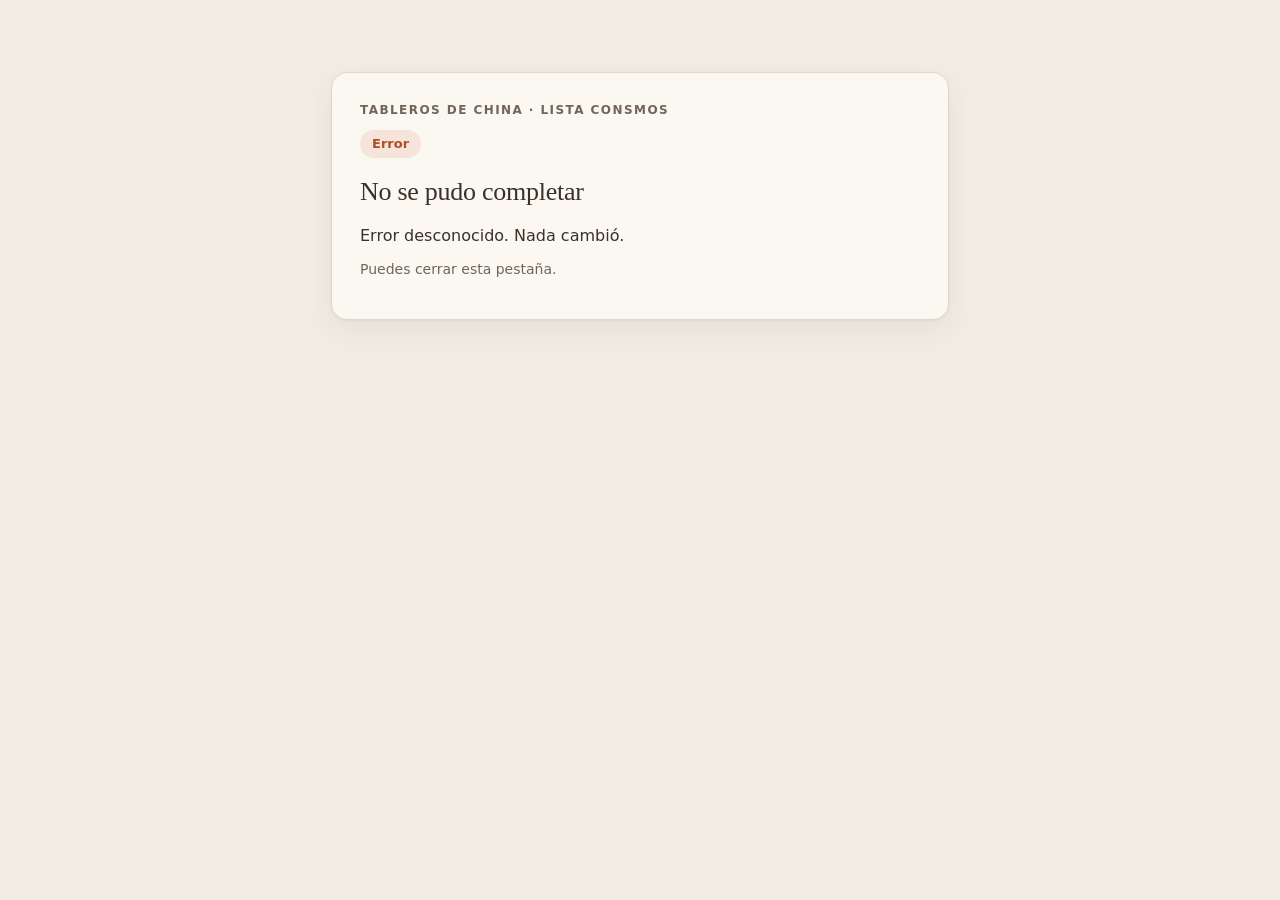
<file: consmos.html>
<!doctype html>
<html lang="es">
<head>
<meta charset="utf-8">
<meta name="viewport" content="width=device-width,initial-scale=1">
<meta name="robots" content="noindex">
<title>Lista China</title>
<style>
:root{--bg:#F2EDE3;--card:#FBF8F1;--line:#E0D8C8;--ink:#3A3129;--sub:#71655A;--acc:#587F6B;--acc2:#8A6F5B;--riesgo:#AE4E2B;--alerta:#9A6A12;--okBg:#E4EDE7;--riesgoBg:#F6E3DA;--alertaBg:#F5EBD6}
@media (prefers-color-scheme:dark){:root:not([data-theme="light"]){--bg:#1A1713;--card:#241F1A;--line:#3A322A;--ink:#F0EAE0;--sub:#BCAFA0;--acc:#8FB89F;--acc2:#C9A87F;--riesgo:#E0785A;--alerta:#E0B463;--okBg:#1E2E24;--riesgoBg:#33211B;--alertaBg:#33291A}}
:root[data-theme="dark"]{--bg:#1A1713;--card:#241F1A;--line:#3A322A;--ink:#F0EAE0;--sub:#BCAFA0;--acc:#8FB89F;--acc2:#C9A87F;--riesgo:#E0785A;--alerta:#E0B463;--okBg:#1E2E24;--riesgoBg:#33211B;--alertaBg:#33291A}
body{margin:0;background:var(--bg);color:var(--ink);font-family:system-ui,-apple-system,"Segoe UI",Roboto,sans-serif;line-height:1.55;padding:32px 16px}
.card{max-width:560px;margin:40px auto;background:var(--card);border:1px solid var(--line);border-radius:16px;padding:28px;box-shadow:0 1px 2px rgba(58,49,41,.05),0 10px 30px rgba(58,49,41,.07)}
.eyebrow{font-size:12px;letter-spacing:.12em;text-transform:uppercase;font-weight:600;color:var(--sub);margin:0 0 10px}
h1{font-family:"Iowan Old Style","Palatino Linotype",Palatino,Georgia,serif;font-weight:500;font-size:26px;margin:0 0 12px;letter-spacing:-.01em;text-wrap:balance}
p{margin:0 0 10px}
.chip{display:inline-block;border-radius:999px;padding:4px 12px;font-size:13px;font-weight:600;margin-bottom:14px}
.ok{background:var(--okBg);color:var(--acc)}.no{background:var(--riesgoBg);color:var(--riesgo)}.ya{background:var(--alertaBg);color:var(--alerta)}
.sub{color:var(--sub);font-size:14px}
b{font-weight:600}
</style>
</head>
<body>
<div class="card">
  <p class="eyebrow">Tableros de China · lista Consmos</p>
  <span id="chip" class="chip ya">…</span>
  <h1 id="t">Un momento</h1>
  <p id="m"></p>
  <p class="sub" id="s"></p>
</div>
<script>
(function(){
  var q=new URLSearchParams(location.search), r=q.get("r")||"", label=q.get("label")||"", msg=q.get("msg")||"", estado=q.get("estado")||"";
  var T={
    publicada:{c:"ok",chip:"Publicada",t:"Lista China publicada",m:"La vigencia <b>"+esc(label)+"</b> ya es la actual. La app la toma en su siguiente publicación de ofertas (cada pocos minutos)."},
    descartada:{c:"no",chip:"Descartada",t:"Borrador descartado",m:"Se borró la vigencia en borrador. La lista vigente no cambió. El archivo de Consmos sigue guardado."},
    ya:{c:"ya",chip:"Ya atendida",t:"Esta lista ya fue atendida",m:"Está <b>"+esc(estado||"atendida")+"</b>"+(msg?" desde "+esc(msg)+" UTC":"")+". No se hizo nada."},
    invalida:{c:"no",chip:"Liga no válida",t:"Liga no válida",m:"La liga no es válida o ya caducó. Pide una nueva desde la Matriz."},
    nofound:{c:"no",chip:"No encontrada",t:"Esa lista no existe",m:"No hay una lista con ese identificador."},
    error:{c:"no",chip:"Error",t:"No se pudo completar",m:esc(msg||"Error desconocido")+". Nada cambió."}
  };
  var x=T[r]||T.error;
  document.getElementById("chip").className="chip "+x.c; document.getElementById("chip").textContent=x.chip;
  document.getElementById("t").textContent=x.t; document.getElementById("m").innerHTML=x.m;
  document.getElementById("s").textContent="Puedes cerrar esta pestaña.";
  function esc(s){return String(s).replace(/[&<>"]/g,function(c){return{"&":"&amp;","<":"&lt;",">":"&gt;",'"':"&quot;"}[c]})}
})();
</script>
</body>
</html>
</file>
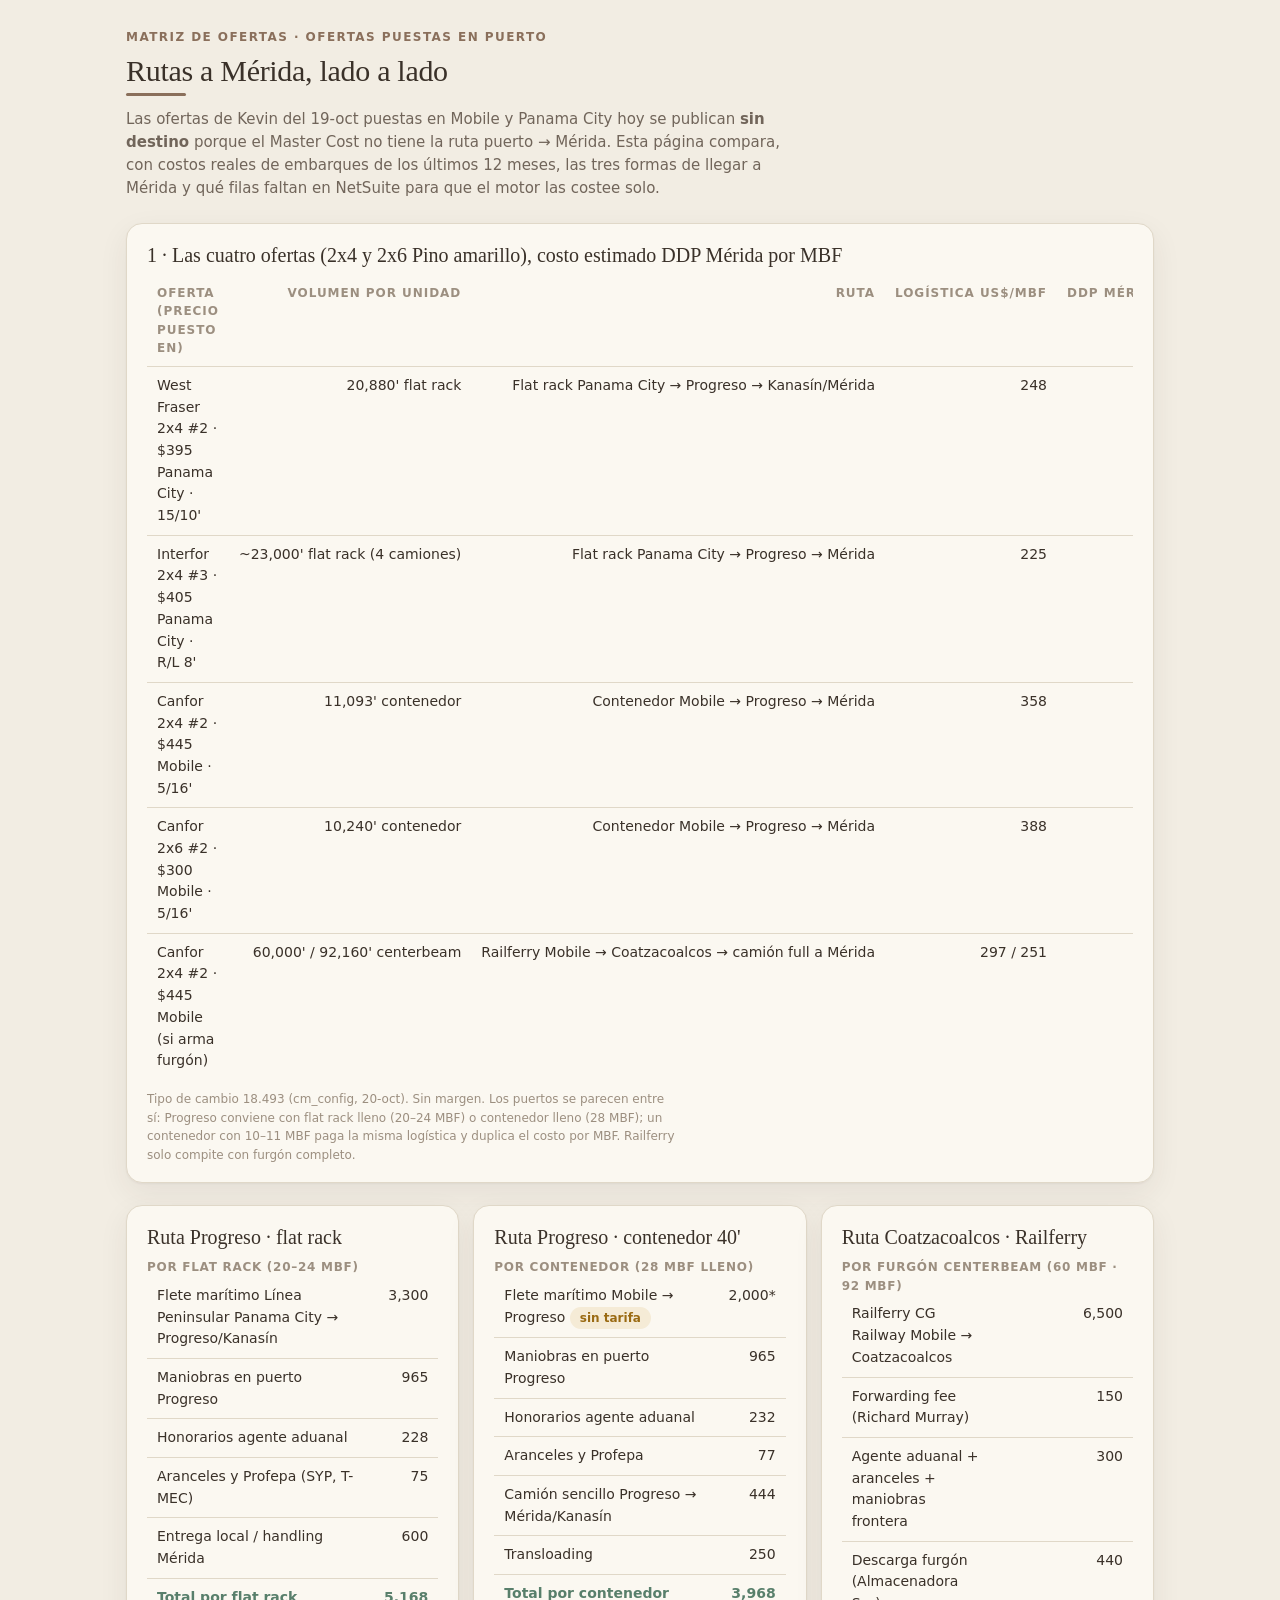
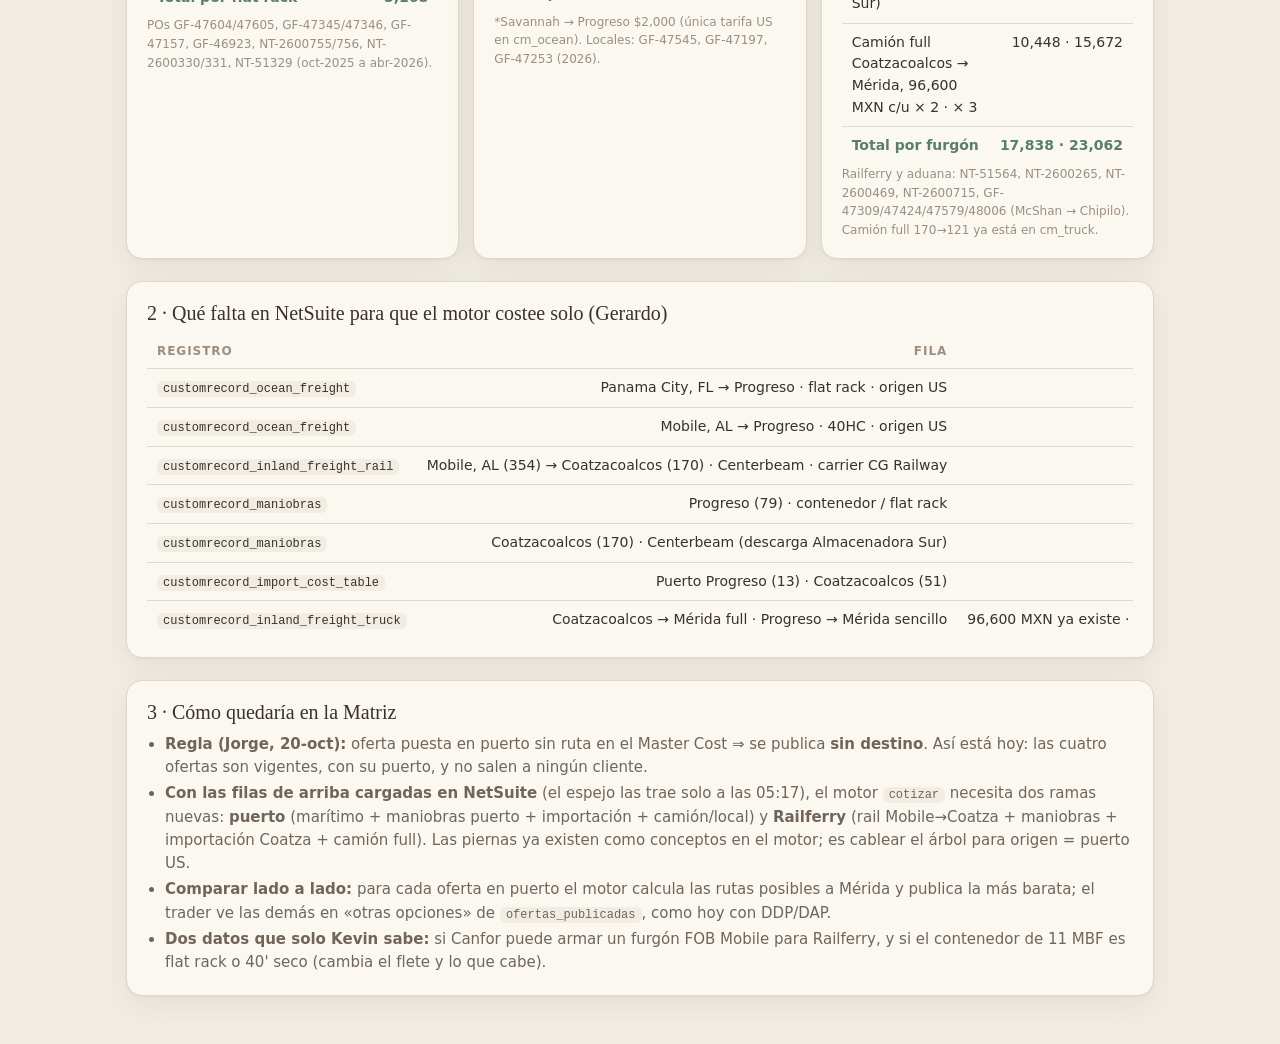
<file: rutas-merida.html>
<!doctype html>
<html lang="es">
<head>
<meta charset="utf-8">
<meta name="viewport" content="width=device-width, initial-scale=1">
<title>Rutas a Mérida</title>
<style>
:root{--bg:#F2EDE3;--card:#FBF8F1;--line:#E0D8C8;--ink:#3A3129;--sub:#71655A;--faint:#9C8F80;--acc:#587F6B;--accInk:#F6FBF7;--acc2:#8A6F5B;--riesgo:#AE4E2B;--alerta:#9A6A12;--info:#3D6F9E;--okBg:#E4EDE7;--alertaBg:#F5EBD6;--riesgoBg:#F6E3DA;--infoBg:#E4EDF6}
@media (prefers-color-scheme: dark){:root:not([data-theme="light"]){--bg:#1A1713;--card:#241F1A;--line:#3A322A;--ink:#F0EAE0;--sub:#BCAFA0;--faint:#8D8072;--acc:#8FB89F;--accInk:#17241C;--acc2:#C9A87F;--riesgo:#E0785A;--alerta:#E0B463;--info:#7FA8D8;--okBg:#1E2E24;--alertaBg:#33291A;--riesgoBg:#33211B;--infoBg:#1C2836}}
:root[data-theme="dark"]{--bg:#1A1713;--card:#241F1A;--line:#3A322A;--ink:#F0EAE0;--sub:#BCAFA0;--faint:#8D8072;--acc:#8FB89F;--accInk:#17241C;--acc2:#C9A87F;--riesgo:#E0785A;--alerta:#E0B463;--info:#7FA8D8;--okBg:#1E2E24;--alertaBg:#33291A;--riesgoBg:#33211B;--infoBg:#1C2836}
*{box-sizing:border-box}
body{margin:0;background:var(--bg);color:var(--ink);font:400 15px/1.55 system-ui,-apple-system,"Segoe UI",Roboto,sans-serif}
main{max-width:1060px;margin:0 auto;padding:28px 16px 48px;display:flex;flex-direction:column;gap:22px}
.eyebrow{font-size:12px;letter-spacing:.12em;text-transform:uppercase;font-weight:600;color:var(--acc2)}
h1{font:400 30px/1.2 "Iowan Old Style","Palatino Linotype",Palatino,Georgia,serif;letter-spacing:-.01em;margin:6px 0 4px;text-wrap:balance}
h2{font:500 20px/1.3 "Iowan Old Style","Palatino Linotype",Palatino,Georgia,serif;margin:0 0 8px}
p{margin:0;color:var(--sub);max-width:70ch}
.rule{width:60px;height:3px;background:var(--acc2);border-radius:2px;margin-bottom:12px}
.card{background:var(--card);border:1px solid var(--line);border-radius:16px;padding:18px 20px;box-shadow:0 1px 2px rgba(58,49,41,.05),0 10px 30px rgba(58,49,41,.07)}
.wrap{overflow-x:auto}
table{border-collapse:collapse;width:100%;font-variant-numeric:tabular-nums;font-size:14px}
th,td{padding:8px 10px;border-bottom:1px solid var(--line);text-align:right;vertical-align:top;white-space:nowrap}
th:first-child,td:first-child{text-align:left;white-space:normal}
thead th{font-size:12px;letter-spacing:.08em;text-transform:uppercase;color:var(--faint);font-weight:600}
tbody tr:last-child td{border-bottom:none}
td.total{font-weight:600;color:var(--acc)}
.chip{display:inline-block;padding:2px 10px;border-radius:999px;font-size:12px;font-weight:600}
.ok{background:var(--okBg);color:var(--acc)}.alerta{background:var(--alertaBg);color:var(--alerta)}.riesgo{background:var(--riesgoBg);color:var(--riesgo)}.info{background:var(--infoBg);color:var(--info)}
.grid{display:grid;grid-template-columns:repeat(auto-fit,minmax(300px,1fr));gap:14px}
.k{font-size:12px;color:var(--faint);letter-spacing:.06em;text-transform:uppercase;font-weight:600}
.v{font-size:22px;font-weight:600;font-variant-numeric:tabular-nums}
ul{margin:6px 0 0;padding-left:18px;color:var(--sub)}li{margin:3px 0}
.src{font-size:12px;color:var(--faint)}
code{font:12px ui-monospace,"SF Mono","Cascadia Mono",Consolas,monospace;background:var(--bg);padding:1px 6px;border-radius:6px}
</style>
</head>
<body>
<main>
<header>
  <div class="eyebrow">Matriz de ofertas · ofertas puestas en puerto</div>
  <h1>Rutas a Mérida, lado a lado</h1>
  <div class="rule"></div>
  <p>Las ofertas de Kevin del 19-oct puestas en Mobile y Panama City hoy se publican <b>sin destino</b> porque el Master Cost no tiene la ruta puerto → Mérida. Esta página compara, con costos reales de embarques de los últimos 12 meses, las tres formas de llegar a Mérida y qué filas faltan en NetSuite para que el motor las costee solo.</p>
</header>

<section class="card">
  <h2>1 · Las cuatro ofertas (2x4 y 2x6 Pino amarillo), costo estimado DDP Mérida por MBF</h2>
  <div class="wrap"><table>
    <thead><tr><th>Oferta (precio puesto en)</th><th>Volumen por unidad</th><th>Ruta</th><th>Logística US$/MBF</th><th>DDP Mérida US$/MBF</th><th>Estado</th></tr></thead>
    <tbody>
      <tr><td>West Fraser 2x4 #2 · $395 Panama City · 15/10'</td><td>20,880' flat rack</td><td>Flat rack Panama City → Progreso → Kanasín/Mérida</td><td>248</td><td class="total">643</td><td><span class="chip ok">costos reales 2026</span></td></tr>
      <tr><td>Interfor 2x4 #3 · $405 Panama City · R/L 8'</td><td>~23,000' flat rack (4 camiones)</td><td>Flat rack Panama City → Progreso → Mérida</td><td>225</td><td class="total">630</td><td><span class="chip ok">costos reales 2026</span></td></tr>
      <tr><td>Canfor 2x4 #2 · $445 Mobile · 5/16'</td><td>11,093' contenedor</td><td>Contenedor Mobile → Progreso → Mérida</td><td>358</td><td class="total">803</td><td><span class="chip alerta">flete marítimo Mobile sin tarifa (usa Savannah $2,000)</span></td></tr>
      <tr><td>Canfor 2x6 #2 · $300 Mobile · 5/16'</td><td>10,240' contenedor</td><td>Contenedor Mobile → Progreso → Mérida</td><td>388</td><td class="total">688</td><td><span class="chip alerta">idem; el contenedor va a medias (10 MBF)</span></td></tr>
      <tr><td>Canfor 2x4 #2 · $445 Mobile (si arma furgón)</td><td>60,000' / 92,160' centerbeam</td><td>Railferry Mobile → Coatzacoalcos → camión full a Mérida</td><td>297 / 251</td><td class="total">742 / 696</td><td><span class="chip info">pedir a Kevin si Canfor carga furgón FOB Mobile</span></td></tr>
    </tbody>
  </table></div>
  <p class="src" style="margin-top:10px">Tipo de cambio 18.493 (cm_config, 20-oct). Sin margen. Los puertos se parecen entre sí: Progreso conviene con flat rack lleno (20–24 MBF) o contenedor lleno (28 MBF); un contenedor con 10–11 MBF paga la misma logística y duplica el costo por MBF. Railferry solo compite con furgón completo.</p>
</section>

<section class="grid">
  <div class="card">
    <h2>Ruta Progreso · flat rack</h2>
    <p class="k">Por flat rack (20–24 MBF)</p>
    <div class="wrap"><table>
      <tbody>
        <tr><td>Flete marítimo Línea Peninsular Panama City → Progreso/Kanasín</td><td>3,300</td></tr>
        <tr><td>Maniobras en puerto Progreso</td><td>965</td></tr>
        <tr><td>Honorarios agente aduanal</td><td>228</td></tr>
        <tr><td>Aranceles y Profepa (SYP, T-MEC)</td><td>75</td></tr>
        <tr><td>Entrega local / handling Mérida</td><td>600</td></tr>
        <tr><td class="total">Total por flat rack</td><td class="total">5,168</td></tr>
      </tbody></table></div>
    <p class="src">POs GF-47604/47605, GF-47345/47346, GF-47157, GF-46923, NT-2600755/756, NT-2600330/331, NT-51329 (oct-2025 a abr-2026).</p>
  </div>
  <div class="card">
    <h2>Ruta Progreso · contenedor 40'</h2>
    <p class="k">Por contenedor (28 MBF lleno)</p>
    <div class="wrap"><table>
      <tbody>
        <tr><td>Flete marítimo Mobile → Progreso <span class="chip alerta">sin tarifa</span></td><td>2,000*</td></tr>
        <tr><td>Maniobras en puerto Progreso</td><td>965</td></tr>
        <tr><td>Honorarios agente aduanal</td><td>232</td></tr>
        <tr><td>Aranceles y Profepa</td><td>77</td></tr>
        <tr><td>Camión sencillo Progreso → Mérida/Kanasín</td><td>444</td></tr>
        <tr><td>Transloading</td><td>250</td></tr>
        <tr><td class="total">Total por contenedor</td><td class="total">3,968</td></tr>
      </tbody></table></div>
    <p class="src">*Savannah → Progreso $2,000 (única tarifa US en cm_ocean). Locales: GF-47545, GF-47197, GF-47253 (2026).</p>
  </div>
  <div class="card">
    <h2>Ruta Coatzacoalcos · Railferry</h2>
    <p class="k">Por furgón centerbeam (60 MBF · 92 MBF)</p>
    <div class="wrap"><table>
      <tbody>
        <tr><td>Railferry CG Railway Mobile → Coatzacoalcos</td><td>6,500</td></tr>
        <tr><td>Forwarding fee (Richard Murray)</td><td>150</td></tr>
        <tr><td>Agente aduanal + aranceles + maniobras frontera</td><td>300</td></tr>
        <tr><td>Descarga furgón (Almacenadora Sur)</td><td>440</td></tr>
        <tr><td>Camión full Coatzacoalcos → Mérida, 96,600 MXN c/u × 2 · × 3</td><td>10,448 · 15,672</td></tr>
        <tr><td class="total">Total por furgón</td><td class="total">17,838 · 23,062</td></tr>
      </tbody></table></div>
    <p class="src">Railferry y aduana: NT-51564, NT-2600265, NT-2600469, NT-2600715, GF-47309/47424/47579/48006 (McShan → Chipilo). Camión full 170→121 ya está en cm_truck.</p>
  </div>
</section>

<section class="card">
  <h2>2 · Qué falta en NetSuite para que el motor costee solo (Gerardo)</h2>
  <div class="wrap"><table>
    <thead><tr><th>Registro</th><th>Fila</th><th>Valor propuesto</th><th>Fuente</th></tr></thead>
    <tbody>
      <tr><td><code>customrecord_ocean_freight</code></td><td>Panama City, FL → Progreso · flat rack · origen US</td><td>3,300 USD</td><td>7 embarques Línea Peninsular 2025-26 (3,250–3,385)</td></tr>
      <tr><td><code>customrecord_ocean_freight</code></td><td>Mobile, AL → Progreso · 40HC · origen US</td><td>cotizar (hoy no hay)</td><td>Savannah → Progreso $2,000 como referencia</td></tr>
      <tr><td><code>customrecord_inland_freight_rail</code></td><td>Mobile, AL (354) → Coatzacoalcos (170) · Centerbeam · carrier CG Railway</td><td>6,500 USD</td><td>4 furgones McShan 2025-26 (6,182–7,200)</td></tr>
      <tr><td><code>customrecord_maniobras</code></td><td>Progreso (79) · contenedor / flat rack</td><td>965 USD</td><td>facturas F-5496…F-6278 del agente aduanal</td></tr>
      <tr><td><code>customrecord_maniobras</code></td><td>Coatzacoalcos (170) · Centerbeam (descarga Almacenadora Sur)</td><td>440 USD</td><td>GF-47424/47579/48006</td></tr>
      <tr><td><code>customrecord_import_cost_table</code></td><td>Puerto Progreso (13) · Coatzacoalcos (51)</td><td>ya existen</td><td>38,572 MXN desco. · 4,772 MXN</td></tr>
      <tr><td><code>customrecord_inland_freight_truck</code></td><td>Coatzacoalcos → Mérida full · Progreso → Mérida sencillo</td><td>96,600 MXN ya existe · falta Progreso→Mérida (444 USD)</td><td>cm_truck · GF-47197</td></tr>
    </tbody>
  </table></div>
</section>

<section class="card">
  <h2>3 · Cómo quedaría en la Matriz</h2>
  <ul>
    <li><b>Regla (Jorge, 20-oct):</b> oferta puesta en puerto sin ruta en el Master Cost ⇒ se publica <b>sin destino</b>. Así está hoy: las cuatro ofertas son vigentes, con su puerto, y no salen a ningún cliente.</li>
    <li><b>Con las filas de arriba cargadas en NetSuite</b> (el espejo las trae solo a las 05:17), el motor <code>cotizar</code> necesita dos ramas nuevas: <b>puerto</b> (marítimo + maniobras puerto + importación + camión/local) y <b>Railferry</b> (rail Mobile→Coatza + maniobras + importación Coatza + camión full). Las piernas ya existen como conceptos en el motor; es cablear el árbol para origen = puerto US.</li>
    <li><b>Comparar lado a lado:</b> para cada oferta en puerto el motor calcula las rutas posibles a Mérida y publica la más barata; el trader ve las demás en «otras opciones» de <code>ofertas_publicadas</code>, como hoy con DDP/DAP.</li>
    <li><b>Dos datos que solo Kevin sabe:</b> si Canfor puede armar un furgón FOB Mobile para Railferry, y si el contenedor de 11 MBF es flat rack o 40' seco (cambia el flete y lo que cabe).</li>
  </ul>
</section>
</main>
</body>
</html>
</file>
<file: guias/estilo.css>
/* Guías de la NT App · Dueto Tierra (sistema de diseño NT/GF, 3-ago-2026). Pesos ≤ 600, tinta café, radios amplios. */
:root{
  --bg:#F2EDE3;--card:#FBF8F1;--line:#E0D8C8;--ink:#3A3129;--sub:#71655A;--faint:#9C8F80;
  --acc:#587F6B;--accInk:#F6FBF7;--acc2:#8A6F5B;--riesgo:#AE4E2B;--alerta:#9A6A12;--info:#3D6F9E;
  --okBg:#E4EDE7;--alertaBg:#F5EBD6;--infoBg:#E4EDF6;--placa:transparent;--placaPad:0;
  --sombra:0 1px 2px rgba(58,49,41,.05),0 10px 30px rgba(58,49,41,.07);
  --serif:"Iowan Old Style","Palatino Linotype",Palatino,Georgia,serif;
  --ui:system-ui,-apple-system,"Segoe UI",Roboto,sans-serif;
}
@media (prefers-color-scheme:dark){:root:not([data-theme="light"]){
  --bg:#1A1713;--card:#241F1A;--line:#3A322A;--ink:#F0EAE0;--sub:#BCAFA0;--faint:#8D8072;
  --acc:#8FB89F;--accInk:#17241C;--acc2:#C9A87F;--riesgo:#E0785A;--alerta:#E0B463;--info:#7FA8D8;
  --okBg:#1E2E24;--alertaBg:#33291A;--infoBg:#1C2836;--placa:#F7F5EC;--placaPad:3px 5px;
  --sombra:0 1px 2px rgba(0,0,0,.3),0 14px 34px rgba(0,0,0,.45);
}}
:root[data-theme="dark"]{
  --bg:#1A1713;--card:#241F1A;--line:#3A322A;--ink:#F0EAE0;--sub:#BCAFA0;--faint:#8D8072;
  --acc:#8FB89F;--accInk:#17241C;--acc2:#C9A87F;--riesgo:#E0785A;--alerta:#E0B463;--info:#7FA8D8;
  --okBg:#1E2E24;--alertaBg:#33291A;--infoBg:#1C2836;--placa:#F7F5EC;--placaPad:3px 5px;
  --sombra:0 1px 2px rgba(0,0,0,.3),0 14px 34px rgba(0,0,0,.45);
}
*{box-sizing:border-box}
html{-webkit-text-size-adjust:100%}
body{margin:0;background:var(--bg);color:var(--ink);font:400 16px/1.6 var(--ui)}
a{color:var(--acc)}
.envoltura{max-width:760px;margin:0 auto;padding:28px 16px 64px}
.marca{display:flex;align-items:center;gap:10px;color:var(--sub);font-size:13px;letter-spacing:.12em;text-transform:uppercase;font-weight:600;text-decoration:none}
.marca img{height:40px;width:auto;border-radius:8px;background:var(--placa);padding:var(--placaPad)}
.regla{width:60px;height:3px;background:var(--acc2);border-radius:2px;margin:26px 0 12px}
.eyebrow{font-size:12px;font-weight:600;letter-spacing:.12em;text-transform:uppercase;color:var(--acc2)}
h1{font:400 34px/1.2 var(--serif);letter-spacing:-.01em;margin:8px 0 10px;text-wrap:balance}
h2{font:500 22px/1.3 var(--serif);margin:0 0 6px;text-wrap:balance}
.lead{color:var(--sub);font-size:17px;max-width:62ch;margin:0}
.chips{display:flex;flex-wrap:wrap;gap:8px;margin:16px 0 0}
.chip{display:inline-flex;align-items:center;gap:6px;background:var(--card);border:1px solid var(--line);border-radius:999px;padding:4px 12px;font-size:13px;color:var(--sub)}
.tarjeta{background:var(--card);border:1px solid var(--line);border-radius:16px;box-shadow:var(--sombra);padding:20px}
.cuatro{display:grid;grid-template-columns:repeat(auto-fit,minmax(150px,1fr));gap:10px;margin:22px 0 0}
.cuatro .tarjeta{padding:14px 16px;box-shadow:none}
.cuatro b{display:block;font-weight:600;font-size:15px}
.cuatro span:not(.num){color:var(--sub);font-size:13px;line-height:1.45;display:block;margin-top:2px}
.num{display:inline-flex;align-items:center;justify-content:center;width:26px;height:26px;border-radius:999px;background:var(--okBg);color:var(--acc);font-weight:600;font-size:13px;margin-bottom:6px}
.pasos{display:flex;flex-direction:column;gap:18px;margin:30px 0 0}
.paso{display:grid;grid-template-columns:1fr;gap:16px}
@media (min-width:700px){.paso{grid-template-columns:1.1fr 1fr;align-items:start}}
.paso p{margin:6px 0 0;color:var(--ink);max-width:60ch}
.paso ul,.paso ol{margin:8px 0 0;padding-left:20px}
.paso li{margin:4px 0}
.paso .nota{color:var(--sub);font-size:14px}
.capturas{display:flex;gap:10px;overflow-x:auto;padding-bottom:4px}
.capturas img{width:100%;max-width:300px;flex:0 0 auto;border-radius:16px;border:1px solid var(--line);display:block;background:var(--card)}
.capturas.dos img{max-width:250px}
.btn{font-weight:600}
.k{display:inline-block;background:var(--okBg);color:var(--acc);border-radius:8px;padding:0 6px;font-weight:600;font-size:.95em}
.aviso{border-radius:12px;padding:12px 14px;font-size:14px;line-height:1.55;margin-top:10px}
.aviso.alerta{background:var(--alertaBg);color:var(--ink)}
.aviso.info{background:var(--infoBg);color:var(--ink)}
.aviso b{font-weight:600}
.pie{margin-top:34px;padding-top:14px;border-top:1px solid var(--line);color:var(--faint);font-size:13px;line-height:1.55}
.lista{display:flex;flex-direction:column;gap:10px;margin-top:22px}
.lista a{text-decoration:none;color:inherit}
.lista .tarjeta{display:flex;gap:14px;align-items:flex-start;box-shadow:none}
.lista .tarjeta:hover{border-color:var(--acc)}
.lista h2{font-size:19px}
.lista .sub{color:var(--sub);font-size:14px;margin:2px 0 0}
.lista .meta{color:var(--faint);font-size:12px;margin-top:6px;letter-spacing:.04em}
.pronto{opacity:.6}
</file>
